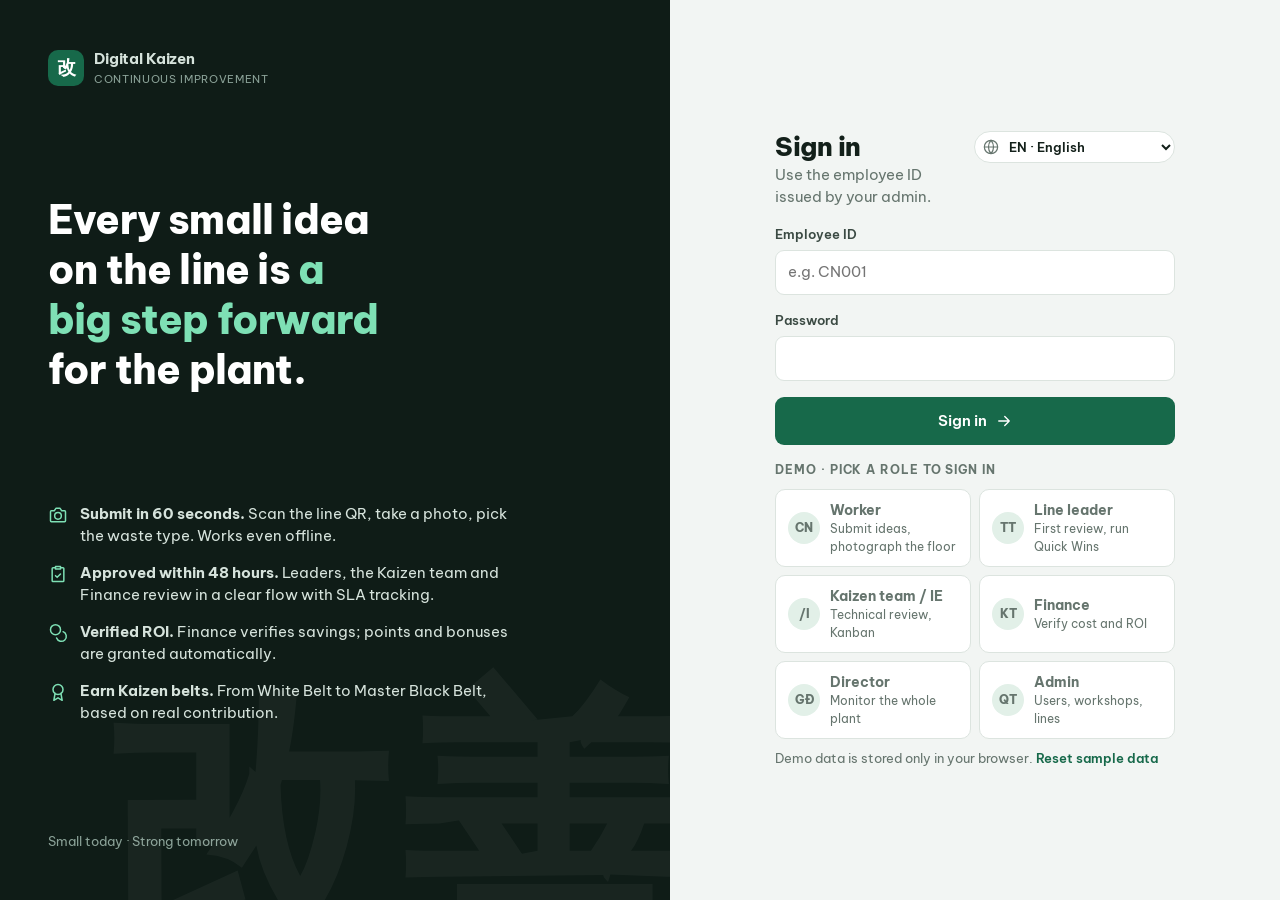
<file: demo/index.html>
<!DOCTYPE html>
<html lang="vi">
<head>
  <meta charset="utf-8">
  <meta name="claude:viewport-fit-sides" content="cover">
  <meta name="viewport" content="width=device-width, initial-scale=1, viewport-fit=cover">
    <meta name="description" content="Hệ thống quản lý Kaizen và sáng kiến cải tiến nhà máy">
  <title>Digital Kaizen Demo</title>
    <link rel="icon" href="[data-uri]" type="image/svg+xml">
  <link rel="preconnect" href="https://fonts.googleapis.com">
  <link rel="preconnect" href="https://fonts.gstatic.com" crossorigin>
  <link rel="stylesheet" href="https://fonts.googleapis.com/css2?family=Be+Vietnam+Pro:wght@400;500;600;700;800&family=JetBrains+Mono:wght@500;700&display=swap">
  <style>
/* Digital Kaizen — design system
   Layout: dark "control room" sidebar + light working canvas; mobile gets a bottom tab bar with a central capture button.
   Palette: forest green (kaizen growth) on cool-green neutrals, belt colors as identity accents only. */
:root {
  --bg: #f2f5f3; --surface: #ffffff; --surface-2: #f7f9f8; --ink: #13201a; --ink-2: #3b4a43; --muted: #66756e; --line: #dce4df; --line-2: #e9eeeb;
  --brand: #17694a; --brand-strong: #0f4d36; --brand-soft: #e2f0e8; --brand-ink: #ffffff;
  --side: #0f1c17; --side-2: #172822; --side-ink: #d6e3dc; --side-muted: #8aa197; --side-active: #224236;
  --gold: #b07b00; --gold-soft: #fbf1d6;
  --good: #067647; --good-bg: #dcf4e6; --warn: #a15c07; --warn-bg: #fdf0d3; --bad: #b42318; --bad-bg: #fde5e2; --info: #1d5fb8; --info-bg: #dde9fa;
  --s1: #2a78d6; --s2: #eb6834; --seq: #17694a;
  --shadow: 0 1px 2px rgba(16, 32, 26, .06), 0 4px 16px rgba(16, 32, 26, .05);
  --f-ui: "Be Vietnam Pro", system-ui, -apple-system, "Segoe UI", Roboto, sans-serif;
  --f-mono: "JetBrains Mono", ui-monospace, "SFMono-Regular", Menlo, monospace;
  --r: 12px; --r-sm: 8px;
}
@media (prefers-color-scheme: dark) { :root:not([data-theme="light"]) {
  --bg: #0b1310; --surface: #121c18; --surface-2: #17231e; --ink: #e5eee9; --ink-2: #c3d0c9; --muted: #8fa199; --line: #24332c; --line-2: #1c2924;
  --brand: #3fb489; --brand-strong: #6fd0aa; --brand-soft: #173329; --brand-ink: #062118;
  --side: #08100d; --side-2: #0f1a16; --side-ink: #d6e3dc; --side-muted: #7f978c; --side-active: #1b3a2f;
  --gold: #e3b341; --gold-soft: #33290f;
  --good: #4fd394; --good-bg: #10301f; --warn: #f2b84b; --warn-bg: #36270b; --bad: #f6857a; --bad-bg: #3a1714; --info: #82b7f5; --info-bg: #13283f;
  --s1: #3987e5; --s2: #d95926; --seq: #3fb489;
  --shadow: 0 1px 2px rgba(0, 0, 0, .4); color-scheme: dark; } }
:root[data-theme="dark"] {
  --bg: #0b1310; --surface: #121c18; --surface-2: #17231e; --ink: #e5eee9; --ink-2: #c3d0c9; --muted: #8fa199; --line: #24332c; --line-2: #1c2924;
  --brand: #3fb489; --brand-strong: #6fd0aa; --brand-soft: #173329; --brand-ink: #062118;
  --side: #08100d; --side-2: #0f1a16; --side-ink: #d6e3dc; --side-muted: #7f978c; --side-active: #1b3a2f;
  --gold: #e3b341; --gold-soft: #33290f;
  --good: #4fd394; --good-bg: #10301f; --warn: #f2b84b; --warn-bg: #36270b; --bad: #f6857a; --bad-bg: #3a1714; --info: #82b7f5; --info-bg: #13283f;
  --s1: #3987e5; --s2: #d95926; --seq: #3fb489;
  --shadow: 0 1px 2px rgba(0, 0, 0, .4); color-scheme: dark; }

* { box-sizing: border-box; }
[hidden] { display: none !important; }
html, body { height: 100%; }
body { margin: 0; background: var(--bg); color: var(--ink); font-family: var(--f-ui); font-size: 15px; line-height: 1.5; -webkit-font-smoothing: antialiased; overflow-x: hidden; }
a { color: var(--brand); text-decoration: none; }
h1, h2, h3, h4 { margin: 0; line-height: 1.25; text-wrap: balance; }
h1 { font-size: 26px; font-weight: 800; letter-spacing: -.02em; }
h2 { font-size: 18px; font-weight: 700; letter-spacing: -.01em; }
h3 { font-size: 15px; font-weight: 700; }
p { margin: 0; }
.mono { font-family: var(--f-mono); font-size: .86em; letter-spacing: 0; }
.muted { color: var(--muted); }
.small { font-size: 13px; }
.eyebrow { font-size: 11.5px; font-weight: 700; letter-spacing: .08em; text-transform: uppercase; color: var(--muted); }
.num { font-variant-numeric: tabular-nums; }
.ic { flex-shrink: 0; vertical-align: middle; }
:focus-visible { outline: 2px solid var(--brand); outline-offset: 2px; border-radius: 4px; }
@media (prefers-reduced-motion: reduce) { * { animation: none !important; transition: none !important; } }

/* ---------- shell ---------- */
.shell { display: grid; grid-template-columns: 248px minmax(0, 1fr); min-height: 100%; }
.side { background: var(--side); color: var(--side-ink); display: flex; flex-direction: column; position: sticky; top: 0; height: 100vh; padding: 18px 12px; gap: 6px; z-index: 20; }
.brand { display: flex; align-items: center; gap: 10px; padding: 4px 10px 16px; color: var(--side-ink); }
.brand-mark { width: 36px; height: 36px; border-radius: 10px; background: var(--brand); color: #fff; display: grid; place-items: center; font-size: 19px; font-weight: 800; }
.brand b { display: block; font-size: 15px; letter-spacing: -.01em; }
.brand small { display: block; font-size: 11px; color: var(--side-muted); letter-spacing: .06em; text-transform: uppercase; }
.nav-group { font-size: 10.5px; font-weight: 700; letter-spacing: .1em; text-transform: uppercase; color: var(--side-muted); padding: 12px 12px 4px; }
.nav-link { display: flex; align-items: center; gap: 11px; padding: 9px 12px; border-radius: 9px; color: var(--side-ink); font-weight: 500; font-size: 14px; }
.nav-link:hover { background: var(--side-2); }
.nav-link.active { background: var(--side-active); color: #fff; }
.nav-link.active .ic { color: #7ee0b5; }
.nav-link .count { margin-left: auto; background: #e8a317; color: #1d1400; font-size: 11px; font-weight: 800; border-radius: 10px; padding: 1px 7px; }
.side-foot { margin-top: auto; border-top: 1px solid var(--side-2); padding-top: 12px; display: flex; align-items: center; gap: 10px; padding-left: 8px; }
.side-foot .who { min-width: 0; flex: 1; }
.side-foot .who b { display: block; font-size: 13.5px; white-space: nowrap; overflow: hidden; text-overflow: ellipsis; }
.side-foot .who span { font-size: 12px; color: var(--side-muted); }
.icon-btn { background: none; border: 0; color: inherit; padding: 8px; border-radius: 8px; cursor: pointer; display: inline-grid; place-items: center; }
.icon-btn:hover { background: var(--side-2); }

.main { min-width: 0; display: flex; flex-direction: column; }
.top { position: sticky; top: env(safe-area-inset-top, 0px); z-index: 10; display: flex; align-items: center; gap: 12px; background: color-mix(in srgb, var(--bg) 88%, transparent); backdrop-filter: blur(10px); border-bottom: 1px solid var(--line);
  padding-block: 12px; padding-left: max(24px, env(safe-area-inset-left, 0px)); padding-right: max(24px, env(safe-area-inset-right, 0px)); }
.top .crumb { flex: 1; min-width: 0; font-weight: 700; font-size: 15px; white-space: nowrap; overflow: hidden; text-overflow: ellipsis; }
.top .menu-btn { display: none; color: var(--ink); }
.net { display: inline-flex; align-items: center; gap: 6px; font-size: 12px; font-weight: 600; color: var(--good); background: var(--good-bg); border-radius: 20px; padding: 4px 10px; }
.net::before { content: ""; width: 7px; height: 7px; border-radius: 50%; background: currentColor; }
.net.off { color: var(--warn); background: var(--warn-bg); }
.demo-tag { font-size: 11px; font-weight: 800; letter-spacing: .08em; color: var(--gold); background: var(--gold-soft); padding: 4px 8px; border-radius: 6px; }
#app { padding-block: 24px 48px; padding-left: max(24px, env(safe-area-inset-left, 0px)); padding-right: max(24px, env(safe-area-inset-right, 0px)); width: 100%; max-width: 1280px; margin: 0 auto; }
.tabbar { display: none; }
.scrim { display: none; }

/* ---------- language switcher ---------- */
.lang { position: relative; display: inline-flex; align-items: center; color: var(--muted); }
.lang .ic { position: absolute; left: 9px; pointer-events: none; }
.lang select { width: auto; padding: 6px 10px 6px 30px; font-size: 13px; font-weight: 600; border-radius: 20px; background: var(--surface); cursor: pointer; }
@media (max-width: 720px) { .top .lang select { width: 64px; color: transparent; } .top .lang select option { color: var(--ink); } .top .lang::after { content: attr(data-short); position: absolute; left: 30px; font-size: 13px; font-weight: 700; color: var(--ink); pointer-events: none; } }

/* ---------- primitives ---------- */
.btn { display: inline-flex; align-items: center; justify-content: center; gap: 8px; font: inherit; font-weight: 600; font-size: 14px; padding: 9px 16px; border-radius: 9px; border: 1px solid transparent; cursor: pointer; background: var(--brand); color: var(--brand-ink); white-space: nowrap; transition: background .15s, transform .05s; }
.btn:hover { background: var(--brand-strong); }
.btn:active { transform: translateY(1px); }
.btn.ghost { background: var(--surface); color: var(--ink); border-color: var(--line); }
.btn.ghost:hover { background: var(--surface-2); }
.btn.danger { background: var(--surface); color: var(--bad); border-color: color-mix(in srgb, var(--bad) 40%, var(--line)); }
.btn.danger:hover { background: var(--bad-bg); }
.btn.gold { background: #e8a317; color: #1d1400; }
.btn.lg { padding: 12px 20px; font-size: 15px; }
.btn.sm { padding: 6px 11px; font-size: 13px; }
.btn:disabled { opacity: .5; cursor: not-allowed; }
.linkbtn { background: none; border: 0; font: inherit; color: var(--brand); cursor: pointer; padding: 0; font-weight: 600; }

.card { background: var(--surface); border: 1px solid var(--line); border-radius: var(--r); box-shadow: var(--shadow); }
.pad { padding: 20px; }
.card-h { display: flex; align-items: center; gap: 10px; padding: 16px 20px; border-bottom: 1px solid var(--line-2); }
.card-h h2, .card-h h3 { flex: 1; min-width: 0; }
.card-b { padding: 16px 20px; }
.stack { display: flex; flex-direction: column; gap: 16px; }
.row { display: flex; gap: 10px; align-items: center; flex-wrap: wrap; }
.grow { flex: 1; min-width: 0; }
.grid { display: grid; gap: 16px; }
.g2 { grid-template-columns: repeat(2, minmax(0, 1fr)); }
.g3 { grid-template-columns: repeat(3, minmax(0, 1fr)); }
.g4 { grid-template-columns: repeat(4, minmax(0, 1fr)); }
.main-side { display: grid; grid-template-columns: minmax(0, 1fr) 340px; gap: 20px; align-items: start; }
.page-h { display: flex; align-items: flex-end; gap: 16px; flex-wrap: wrap; margin-bottom: 20px; }
.page-h .grow p { color: var(--muted); margin-top: 4px; }

.pill { display: inline-flex; align-items: center; gap: 6px; font-size: 12px; font-weight: 700; padding: 3px 10px; border-radius: 20px; white-space: nowrap; }
.pill::before { content: ""; width: 6px; height: 6px; border-radius: 50%; background: currentColor; }
.t-neutral { background: var(--line-2); color: var(--ink-2); } .t-warn { background: var(--warn-bg); color: var(--warn); }
.t-bad { background: var(--bad-bg); color: var(--bad); } .t-info { background: var(--info-bg); color: var(--info); } .t-good { background: var(--good-bg); color: var(--good); }
.tag { display: inline-flex; align-items: center; gap: 5px; font-size: 12px; font-weight: 600; color: var(--ink-2); background: var(--surface-2); border: 1px solid var(--line); padding: 2px 8px; border-radius: 6px; white-space: nowrap; }
.tag .ic { color: var(--brand); }
.tag.type { background: var(--brand-soft); border-color: transparent; color: var(--brand-strong); }
.avatar { width: 32px; height: 32px; border-radius: 50%; display: inline-grid; place-items: center; font-size: 12px; font-weight: 800; color: var(--brand-strong); background: var(--brand-soft); flex-shrink: 0; }
.avatar.lg { width: 56px; height: 56px; font-size: 18px; }

label.f { display: block; font-size: 13px; font-weight: 600; color: var(--ink-2); margin-bottom: 6px; }
.field { display: flex; flex-direction: column; }
.hint { font-size: 12.5px; color: var(--muted); margin-top: 4px; }
input, select, textarea { width: 100%; font: inherit; font-size: 15px; color: var(--ink); background: var(--surface); border: 1px solid var(--line); border-radius: 9px; padding: 10px 12px; transition: border-color .15s, box-shadow .15s; }
input:focus, select:focus, textarea:focus { outline: none; border-color: var(--brand); box-shadow: 0 0 0 3px color-mix(in srgb, var(--brand) 20%, transparent); }
textarea { min-height: 96px; resize: vertical; }
.search { position: relative; }
.search .ic { position: absolute; left: 11px; top: 50%; transform: translateY(-50%); color: var(--muted); }
.search input { padding-left: 36px; }

.chips { display: flex; gap: 6px; flex-wrap: wrap; }
.chip { font: inherit; font-size: 13px; font-weight: 600; padding: 6px 12px; border-radius: 20px; border: 1px solid var(--line); background: var(--surface); color: var(--ink-2); cursor: pointer; display: inline-flex; align-items: center; gap: 6px; }
.chip:hover { border-color: var(--brand); }
.chip.on { background: var(--ink); color: var(--surface); border-color: var(--ink); }
.chip .n { font-size: 11px; opacity: .7; }

.empty { text-align: center; padding: 40px 20px; color: var(--muted); }
.empty .ic { color: var(--brand); margin-bottom: 8px; }
.empty h3 { color: var(--ink); margin-bottom: 4px; }

/* ---------- KPI ---------- */
.kpi { padding: 16px 18px; display: flex; flex-direction: column; gap: 6px; min-width: 0; }
.kpi .k-top { display: flex; align-items: center; gap: 8px; color: var(--muted); font-size: 13px; font-weight: 600; }
.kpi .k-ic { width: 30px; height: 30px; border-radius: 8px; display: grid; place-items: center; background: var(--brand-soft); color: var(--brand); }
.kpi .k-val { font-size: 26px; font-weight: 800; letter-spacing: -.02em; font-variant-numeric: tabular-nums; line-height: 1.1; overflow-wrap: anywhere; }
.kpi .k-val small { font-size: 14px; font-weight: 600; color: var(--muted); }
.kpi .k-sub { font-size: 12.5px; color: var(--muted); display: flex; align-items: center; justify-content: space-between; gap: 8px; }

/* ---------- home hero ---------- */
.hero { display: grid; grid-template-columns: minmax(0, 1fr) 360px; gap: 20px; margin-bottom: 20px; }
.hello { padding: 26px 28px; background: var(--side); color: var(--side-ink); border: 1px solid var(--line); position: relative; overflow: hidden; display: flex; flex-direction: column; gap: 14px; }
.hello::after { content: "改善"; position: absolute; right: -8px; bottom: -46px; font-size: 170px; font-weight: 800; color: #ffffff; opacity: .05; line-height: 1; pointer-events: none; }
.hello h1 { color: #fff; }
.hello .date { color: var(--side-muted); font-size: 13px; }
.hello .quote { border-left: 3px solid #7ee0b5; padding-left: 12px; max-width: 60ch; }
.hello .quote b { color: #7ee0b5; font-size: 12px; letter-spacing: .08em; text-transform: uppercase; display: block; }
.hello .btn.ghost { background: transparent; color: #fff; border-color: #33503f; }
.hello .btn.ghost:hover { background: var(--side-2); }
.beltcard { padding: 20px; display: flex; flex-direction: column; gap: 12px; }
.beltcard .b-head { display: flex; align-items: center; gap: 14px; }
.beltcard .b-name { font-size: 20px; font-weight: 800; }
.progress { height: 8px; background: var(--line-2); border-radius: 8px; overflow: hidden; }
.progress > span { display: block; height: 100%; background: var(--brand); border-radius: 8px; }
.ladder { display: flex; gap: 4px; }
.ladder span { flex: 1; height: 6px; border-radius: 3px; box-shadow: inset 0 0 0 1px rgba(0, 0, 0, .15); }

.waste-strip { display: grid; grid-template-columns: repeat(8, minmax(0, 1fr)); gap: 8px; }
.waste-btn { display: flex; flex-direction: column; align-items: center; gap: 6px; padding: 14px 6px; border-radius: 10px; border: 1px solid var(--line); background: var(--surface); color: var(--ink); font-size: 12.5px; font-weight: 600; text-align: center; cursor: pointer; font-family: inherit; }
.waste-btn .ic { color: var(--brand); }
.waste-btn:hover { border-color: var(--brand); background: var(--brand-soft); }

.todo { display: flex; align-items: center; gap: 12px; padding: 12px 20px; border-top: 1px solid var(--line-2); color: var(--ink); }
.todo:first-child { border-top: 0; }
.todo:hover { background: var(--surface-2); }
.todo .t-ic { width: 34px; height: 34px; border-radius: 9px; display: grid; place-items: center; background: var(--warn-bg); color: var(--warn); flex-shrink: 0; }
.todo .t-ic.info { background: var(--info-bg); color: var(--info); }
.todo .t-main { flex: 1; min-width: 0; }
.todo .t-main b { display: block; font-size: 14px; white-space: nowrap; overflow: hidden; text-overflow: ellipsis; }
.todo .t-main span { font-size: 12.5px; color: var(--muted); }

.feed { list-style: none; margin: 0; padding: 4px 20px 16px; }
.feed li { display: flex; gap: 12px; padding: 10px 0; position: relative; }
.feed li::before { content: ""; position: absolute; left: 15px; top: 40px; bottom: -6px; width: 2px; background: var(--line-2); }
.feed li:last-child::before { display: none; }
.feed .f-ic { width: 32px; height: 32px; border-radius: 50%; display: grid; place-items: center; background: var(--surface-2); border: 1px solid var(--line); color: var(--ink-2); flex-shrink: 0; z-index: 1; }
.feed .f-ic.good { color: var(--good); background: var(--good-bg); border-color: transparent; }
.feed .f-ic.bad { color: var(--bad); background: var(--bad-bg); border-color: transparent; }
.feed .f-txt { font-size: 13.5px; min-width: 0; }
.feed .f-txt q { display: block; color: var(--muted); font-style: italic; quotes: "“" "”"; }
.feed time { font-size: 12px; color: var(--muted); }

/* ---------- idea cards ---------- */
.filters { display: flex; gap: 10px; flex-wrap: wrap; align-items: center; margin-bottom: 16px; }
.filters .search { flex: 1 1 260px; }
.filters select { width: auto; flex: 0 1 200px; }
.ideas { display: grid; grid-template-columns: repeat(auto-fill, minmax(290px, 1fr)); gap: 16px; }
.idea { display: flex; flex-direction: column; overflow: hidden; color: var(--ink); transition: transform .15s, box-shadow .15s; }
.idea:hover { transform: translateY(-2px); box-shadow: 0 8px 28px rgba(16, 32, 26, .1); }
.idea .thumb { aspect-ratio: 16 / 8; max-width: 100%; background: var(--surface-2); position: relative; overflow: hidden; display: grid; place-items: center; color: var(--brand); }
.idea .thumb img { width: 100%; height: 100%; object-fit: cover; }
.idea .thumb .pill { position: absolute; left: 12px; top: 12px; box-shadow: 0 1px 4px rgba(0, 0, 0, .12); }
.idea .thumb.ph { background: repeating-linear-gradient(135deg, var(--brand-soft) 0 12px, var(--surface-2) 12px 24px); }
.idea .i-body { padding: 14px 16px; display: flex; flex-direction: column; gap: 8px; flex: 1; }
.idea .i-title { font-weight: 700; font-size: 15.5px; line-height: 1.35; }
.idea .i-meta { font-size: 12.5px; color: var(--muted); }
.idea .i-foot { display: flex; align-items: center; gap: 12px; padding: 10px 16px; border-top: 1px solid var(--line-2); font-size: 12.5px; color: var(--muted); }
.idea .i-foot .save { margin-left: auto; font-weight: 700; color: var(--good); font-variant-numeric: tabular-nums; }
.stat-ic { display: inline-flex; align-items: center; gap: 4px; }

/* ---------- board ---------- */
.board-wrap { overflow-x: auto; padding-bottom: 8px; margin-inline: -4px; }
.board { display: grid; grid-auto-flow: column; grid-auto-columns: minmax(250px, 1fr); gap: 12px; padding-inline: 4px; min-width: min-content; }
.lane { background: var(--surface-2); border: 1px solid var(--line); border-radius: var(--r); display: flex; flex-direction: column; min-height: 300px; }
.lane-h { display: flex; align-items: center; gap: 8px; padding: 12px 14px; border-bottom: 1px solid var(--line); font-weight: 700; font-size: 13.5px; }
.lane-h .n { margin-left: auto; font-size: 12px; background: var(--surface); border: 1px solid var(--line); border-radius: 10px; padding: 0 8px; }
.lane-h::before { content: ""; width: 8px; height: 8px; border-radius: 50%; background: var(--dot, var(--muted)); }
.lane-b { padding: 10px; display: flex; flex-direction: column; gap: 8px; }
.mini { display: block; padding: 12px; background: var(--surface); border: 1px solid var(--line); border-radius: 10px; color: var(--ink); }
.mini:hover { border-color: var(--brand); }
.mini b { display: block; font-size: 13.5px; line-height: 1.35; margin: 4px 0 8px; }
.mini .row { gap: 6px; font-size: 12px; color: var(--muted); }

/* ---------- approvals ---------- */
.ap { display: grid; grid-template-columns: 148px minmax(0, 1fr); gap: 16px; padding: 16px; }
.ap .ap-img { width: 148px; height: 112px; border-radius: 10px; object-fit: cover; background: var(--surface-2); display: grid; place-items: center; color: var(--muted); }
.ap .ap-pair { display: grid; grid-template-columns: 1fr 1fr; gap: 12px; margin: 8px 0; font-size: 13.5px; }
.ap .ap-pair div { background: var(--surface-2); border-radius: 8px; padding: 8px 10px; }
.sla { font-size: 12px; font-weight: 700; display: inline-flex; align-items: center; gap: 4px; }
.sla.late { color: var(--bad); } .sla.ok { color: var(--good); }
.ap-actions { display: flex; gap: 8px; flex-wrap: wrap; margin-top: 10px; align-items: center; }

/* ---------- detail ---------- */
.back { display: inline-flex; align-items: center; gap: 4px; font-weight: 600; font-size: 13.5px; margin-bottom: 12px; }
.d-head { display: flex; flex-wrap: wrap; gap: 12px; align-items: flex-start; margin-bottom: 18px; }
.d-head h1 { font-size: 24px; }
.stepper { display: flex; padding: 18px 20px; gap: 0; overflow-x: auto; }
.step { flex: 1; min-width: 92px; display: flex; flex-direction: column; align-items: center; text-align: center; gap: 6px; position: relative; font-size: 12.5px; font-weight: 600; color: var(--muted); }
.step::before { content: ""; position: absolute; top: 14px; left: -50%; right: 50%; height: 2px; background: var(--line); }
.step:first-child::before { display: none; }
.step .dot { width: 30px; height: 30px; border-radius: 50%; display: grid; place-items: center; background: var(--surface); border: 2px solid var(--line); z-index: 1; color: var(--muted); }
.step.done .dot { background: var(--brand); border-color: var(--brand); color: var(--brand-ink); }
.step.done::before, .step.cur::before { background: var(--brand); }
.step.cur .dot { border-color: var(--brand); color: var(--brand); box-shadow: 0 0 0 4px var(--brand-soft); }
.step.cur { color: var(--ink); }
.step.fail .dot { background: var(--bad); border-color: var(--bad); color: #fff; }
.step.fail { color: var(--bad); }
.compare { display: grid; grid-template-columns: 1fr 1fr; gap: 0; }
.compare > div { padding: 16px 20px; }
.compare > div + div { border-left: 1px solid var(--line-2); }
.compare .lbl { display: inline-flex; align-items: center; gap: 6px; font-size: 11.5px; font-weight: 800; letter-spacing: .08em; text-transform: uppercase; margin-bottom: 8px; }
.compare .before .lbl { color: var(--bad); } .compare .after .lbl { color: var(--good); }
.compare p { white-space: pre-wrap; }
.gallery { display: flex; gap: 8px; flex-wrap: wrap; margin-top: 10px; }
.gallery a { display: block; }
.gallery img { width: 104px; height: 80px; object-fit: cover; border-radius: 8px; border: 1px solid var(--line); }
.gallery .none { font-size: 13px; color: var(--muted); padding: 10px 0; }
.kv { display: grid; grid-template-columns: auto 1fr; gap: 8px 16px; font-size: 13.5px; }
.kv dt { color: var(--muted); } .kv dd { margin: 0; font-weight: 600; text-align: right; min-width: 0; overflow-wrap: anywhere; }
.roi-big { display: flex; align-items: baseline; gap: 6px; font-size: 32px; font-weight: 800; letter-spacing: -.02em; color: var(--good); }
.roi-big small { font-size: 13px; color: var(--muted); font-weight: 600; }
.kanban { display: grid; grid-template-columns: repeat(3, minmax(0, 1fr)); gap: 10px; }
.kcol { background: var(--surface-2); border-radius: 10px; padding: 10px; min-height: 90px; }
.kcol h4 { font-size: 11.5px; letter-spacing: .08em; text-transform: uppercase; color: var(--muted); margin-bottom: 8px; display: flex; justify-content: space-between; }
.ktask { background: var(--surface); border: 1px solid var(--line); border-radius: 8px; padding: 9px 10px; font-size: 13px; margin-bottom: 6px; }
.ktask b { display: block; font-weight: 600; }
.ktask .k-act { display: flex; justify-content: space-between; margin-top: 6px; }
.ktask .k-act button { background: var(--surface-2); border: 1px solid var(--line); border-radius: 6px; padding: 2px 8px; cursor: pointer; color: var(--ink-2); font: inherit; font-size: 12px; }
.timeline { list-style: none; margin: 0; padding: 0; }
.timeline li { position: relative; padding: 0 0 14px 22px; font-size: 13.5px; }
.timeline li::before { content: ""; position: absolute; left: 4px; top: 6px; width: 10px; height: 10px; border-radius: 50%; background: var(--muted); }
.timeline li::after { content: ""; position: absolute; left: 8px; top: 18px; bottom: 0; width: 2px; background: var(--line-2); }
.timeline li:last-child::after { display: none; }
.timeline li.APPROVED::before { background: var(--good); } .timeline li.REJECTED::before { background: var(--bad); }
.timeline li.PENDING::before { background: var(--warn); box-shadow: 0 0 0 3px var(--warn-bg); }
.timeline li.REVISION::before { background: var(--warn); }
.timeline q { display: block; color: var(--ink-2); margin-top: 2px; quotes: "“" "”"; }
.comments { display: flex; flex-direction: column; gap: 14px; }
.cmt { display: flex; gap: 10px; }
.cmt .bubble { background: var(--surface-2); border-radius: 4px 12px 12px 12px; padding: 8px 12px; font-size: 14px; min-width: 0; flex: 1; }
.cmt .bubble b { font-size: 13px; }
.cmt .bubble p { white-space: pre-wrap; overflow-wrap: anywhere; }
.like { display: inline-flex; align-items: center; gap: 6px; font-weight: 700; }
.like.on { color: var(--bad); }
.like.on .ic { fill: currentColor; }
.reward { display: flex; align-items: center; gap: 10px; padding: 10px 12px; background: var(--gold-soft); border-radius: 10px; color: var(--ink); }
.reward .ic { color: var(--gold); }

/* ---------- wizard ---------- */
.wizard { max-width: 880px; margin: 0 auto; }
.wsteps { display: flex; gap: 8px; margin-bottom: 18px; }
.wstep { flex: 1; display: flex; align-items: center; gap: 10px; padding: 12px 14px; border-radius: 10px; background: var(--surface); border: 1px solid var(--line); font-weight: 600; font-size: 13.5px; color: var(--muted); }
.wstep .n { width: 26px; height: 26px; border-radius: 50%; display: grid; place-items: center; background: var(--line-2); font-size: 13px; font-weight: 800; color: var(--ink-2); flex-shrink: 0; }
.wstep.on { border-color: var(--brand); color: var(--ink); }
.wstep.on .n { background: var(--brand); color: var(--brand-ink); }
.wstep.done .n { background: var(--brand-soft); color: var(--brand); }
.picker { display: grid; grid-template-columns: repeat(4, minmax(0, 1fr)); gap: 8px; }
.pick { text-align: left; font: inherit; cursor: pointer; padding: 12px; border-radius: 10px; border: 1.5px solid var(--line); background: var(--surface); color: var(--ink); display: flex; flex-direction: column; gap: 4px; position: relative; }
.pick .ic { color: var(--brand); }
.pick b { font-size: 13.5px; }
.pick span { font-size: 12px; color: var(--muted); line-height: 1.35; }
.pick:hover { border-color: var(--brand); }
.pick.on { border-color: var(--brand); background: var(--brand-soft); }
.pick.on::after { content: "✓"; position: absolute; right: 10px; top: 8px; font-weight: 800; color: var(--brand); }
.drop { border: 2px dashed var(--line); border-radius: var(--r); padding: 28px; text-align: center; color: var(--muted); cursor: pointer; display: block; }
.drop:hover, .drop.over { border-color: var(--brand); background: var(--brand-soft); }
.drop .ic { color: var(--brand); }
.drop input { display: none; }
.previews { display: flex; gap: 8px; flex-wrap: wrap; margin-top: 12px; }
.previews figure { margin: 0; position: relative; }
.previews img { width: 96px; height: 96px; object-fit: cover; border-radius: 8px; }
.previews button { position: absolute; top: 4px; right: 4px; width: 22px; height: 22px; border-radius: 50%; border: 0; background: rgba(0, 0, 0, .65); color: #fff; cursor: pointer; display: grid; place-items: center; padding: 0; }
.wfoot { display: flex; gap: 10px; justify-content: space-between; margin-top: 18px; flex-wrap: wrap; }
.review { display: grid; grid-template-columns: 140px 1fr; gap: 8px 16px; font-size: 14px; }
.review dt { color: var(--muted); } .review dd { margin: 0; white-space: pre-wrap; overflow-wrap: anywhere; }

/* ---------- charts ---------- */
.chart { width: 100%; height: auto; display: block; overflow: visible; }
.chart .grid { stroke: var(--line-2); stroke-width: 1; }
.chart .grid.base { stroke: var(--line); }
.chart .axis { fill: var(--muted); font-size: 11px; font-family: var(--f-ui); }
.chart .bar.s1, .sw.s1 { fill: var(--s1); background: var(--s1); }
.chart .bar.s2, .sw.s2 { fill: var(--s2); background: var(--s2); }
.chart .hit { fill: transparent; cursor: crosshair; }
.chart .hit:hover { fill: color-mix(in srgb, var(--ink) 5%, transparent); }
.legend { display: flex; gap: 16px; font-size: 12.5px; color: var(--ink-2); flex-wrap: wrap; }
.legend span { display: inline-flex; align-items: center; gap: 6px; }
.sw { display: inline-block; width: 10px; height: 10px; border-radius: 3px; }
.barlist { display: flex; flex-direction: column; gap: 10px; }
.bl-row { display: grid; grid-template-columns: minmax(110px, 170px) minmax(0, 1fr) 64px; gap: 10px; align-items: center; font-size: 13px; }
.bl-label { display: flex; align-items: center; gap: 6px; min-width: 0; white-space: nowrap; overflow: hidden; text-overflow: ellipsis; color: var(--ink-2); }
.bl-label .ic { color: var(--brand); }
.bl-track { height: 12px; background: var(--line-2); border-radius: 0 4px 4px 0; overflow: hidden; }
.bl-fill { display: block; height: 100%; border-radius: 0 4px 4px 0; min-width: 2px; }
.bl-fill.s1 { background: var(--s1); } .bl-fill.seq { background: var(--seq); }
.bl-val { text-align: right; font-weight: 700; font-variant-numeric: tabular-nums; }
.ring-bg { fill: none; stroke: var(--line-2); stroke-width: 9; }
.ring-fg { fill: none; stroke: var(--brand); stroke-width: 9; stroke-linecap: round; }
.ring-txt { fill: var(--ink); font-size: 18px; font-weight: 800; font-family: var(--f-ui); }
.spark-line { fill: none; stroke: var(--brand); stroke-width: 2; }
.spark-area { fill: var(--brand); opacity: .12; }
.spark-dot { fill: var(--brand); stroke: var(--surface); stroke-width: 1.5; }
.tip { position: fixed; z-index: 100; pointer-events: none; background: var(--ink); color: var(--surface); font-size: 12.5px; padding: 8px 10px; border-radius: 8px; display: flex; flex-direction: column; gap: 2px; box-shadow: 0 6px 20px rgba(0, 0, 0, .2); max-width: 240px; }
.tip span { display: flex; align-items: center; gap: 6px; }
.table-wrap { overflow-x: auto; }
table { width: 100%; border-collapse: collapse; font-size: 13.5px; }
th { text-align: left; font-size: 11.5px; letter-spacing: .06em; text-transform: uppercase; color: var(--muted); font-weight: 700; padding: 10px 12px; border-bottom: 1px solid var(--line); white-space: nowrap; }
td { padding: 11px 12px; border-bottom: 1px solid var(--line-2); vertical-align: middle; }
tr:last-child td { border-bottom: 0; }
td.r, th.r { text-align: right; font-variant-numeric: tabular-nums; }
tr.me td { background: var(--brand-soft); }

/* ---------- leaderboard ---------- */
.podium { display: grid; grid-template-columns: 1fr 1.15fr 1fr; gap: 14px; align-items: end; }
.pod { text-align: center; padding: 20px 12px; display: flex; flex-direction: column; align-items: center; gap: 6px; }
.pod .rank { font-size: 12px; font-weight: 800; letter-spacing: .1em; color: var(--muted); }
.pod.first { padding-block: 28px; border-color: color-mix(in srgb, var(--gold) 50%, var(--line)); background: linear-gradient(180deg, var(--gold-soft), var(--surface) 70%); }
.pod .pts { font-size: 22px; font-weight: 800; font-variant-numeric: tabular-nums; }
.belts { display: grid; grid-template-columns: repeat(5, minmax(0, 1fr)); gap: 12px; }
.beltstep { padding: 16px; display: flex; flex-direction: column; gap: 8px; position: relative; }
.beltstep.me { border-color: var(--brand); box-shadow: 0 0 0 3px var(--brand-soft); }
.beltstep .lvl { font-size: 11.5px; font-weight: 800; letter-spacing: .08em; color: var(--muted); text-transform: uppercase; }
.beltstep h3 { font-size: 15px; }
.beltstep p { font-size: 13px; color: var(--ink-2); }

/* ---------- academy ---------- */
.acad-nav { display: flex; gap: 8px; flex-wrap: wrap; margin-bottom: 20px; position: sticky; top: calc(env(safe-area-inset-top, 0px) + 58px); z-index: 5; background: var(--bg); padding-block: 8px; }
.acad-sec { margin-bottom: 36px; scroll-margin-top: 130px; }
.acad-sec > .eyebrow { margin-bottom: 4px; }
.acad-sec > h2 { font-size: 22px; margin-bottom: 4px; }
.acad-sec > p { color: var(--muted); margin-bottom: 16px; max-width: 70ch; }
.principles { display: grid; grid-template-columns: repeat(5, minmax(0, 1fr)); gap: 12px; }
.prin { padding: 16px; display: flex; flex-direction: column; gap: 8px; }
.prin .p-n { font-family: var(--f-mono); font-size: 12px; font-weight: 700; color: var(--brand); }
.prin .p-ic { width: 44px; height: 44px; border-radius: 50%; background: var(--brand-soft); color: var(--brand); display: grid; place-items: center; }
.prin h3 { font-size: 14.5px; }
.prin p { font-size: 13px; color: var(--ink-2); }
.wastes { display: grid; grid-template-columns: repeat(4, minmax(0, 1fr)); gap: 12px; }
.waste { padding: 16px; display: flex; flex-direction: column; gap: 8px; }
.waste .w-h { display: flex; align-items: center; gap: 10px; }
.waste .w-ic { width: 40px; height: 40px; border-radius: 10px; background: var(--bad-bg); color: var(--bad); display: grid; place-items: center; flex-shrink: 0; }
.waste .w-h b { display: block; font-size: 15px; }
.waste .w-h span { font-size: 12px; color: var(--muted); }
.waste .ex { font-size: 12.5px; color: var(--muted); border-top: 1px dashed var(--line); padding-top: 8px; margin-top: auto; }
.tools { display: grid; grid-template-columns: repeat(3, minmax(0, 1fr)); gap: 12px; }
.tool { padding: 18px; display: flex; flex-direction: column; gap: 8px; }
.tool .t-h { display: flex; align-items: center; gap: 12px; }
.tool .t-ic { width: 42px; height: 42px; border-radius: 10px; background: var(--ink); color: var(--surface); display: grid; place-items: center; flex-shrink: 0; }
.tool .t-h b { font-size: 16px; display: block; }
.tool .t-h span { font-size: 12px; font-weight: 700; color: var(--brand); text-transform: uppercase; letter-spacing: .06em; }
.tool ul { margin: 0; padding-left: 18px; font-size: 13px; color: var(--ink-2); }
.motto { text-align: center; padding: 26px; background: var(--side); color: #fff; border: 0; }
.motto b { display: block; font-size: 20px; font-weight: 800; }
.motto span { color: var(--side-muted); }

/* ---------- login ---------- */
.login { min-height: 100vh; display: grid; grid-template-columns: minmax(0, 1.1fr) minmax(0, 1fr); }
.login-art { background: var(--side); color: var(--side-ink); padding: 48px; display: flex; flex-direction: column; justify-content: space-between; gap: 32px; position: relative; overflow: hidden; }
.login-art::after { content: "改善"; position: absolute; right: -30px; bottom: -80px; font-size: 300px; font-weight: 800; color: #fff; opacity: .04; line-height: 1; }
.login-art h1 { font-size: 40px; color: #fff; max-width: 14ch; }
.login-art h1 em { font-style: normal; color: #7ee0b5; }
.login-art ul { list-style: none; padding: 0; margin: 0; display: flex; flex-direction: column; gap: 14px; max-width: 46ch; }
.login-art li { display: flex; gap: 12px; align-items: flex-start; }
.login-art li .ic { color: #7ee0b5; margin-top: 2px; }
.login-form { display: grid; place-items: center; padding: 32px max(16px, env(safe-area-inset-right, 0px)) 32px max(16px, env(safe-area-inset-left, 0px)); }
.login-form .box { width: 100%; max-width: 400px; display: flex; flex-direction: column; gap: 16px; }
.quick { display: grid; grid-template-columns: repeat(2, minmax(0, 1fr)); gap: 8px; }
.quick button { text-align: left; font: inherit; cursor: pointer; padding: 10px 12px; border-radius: 10px; border: 1px solid var(--line); background: var(--surface); color: var(--ink); display: flex; gap: 10px; align-items: center; }
.quick button:hover { border-color: var(--brand); background: var(--brand-soft); }
.quick button b { display: block; font-size: 13.5px; }
.quick button span { font-size: 12px; color: var(--muted); }

.toast { position: fixed; left: 50%; bottom: calc(24px + env(safe-area-inset-bottom, 0px)); transform: translateX(-50%); background: var(--ink); color: var(--surface); padding: 12px 18px; border-radius: 10px; z-index: 200; font-weight: 600; font-size: 14px; box-shadow: 0 8px 30px rgba(0, 0, 0, .25); max-width: calc(100% - 32px); display: flex; gap: 8px; align-items: center; }
.skeleton { height: 120px; border-radius: var(--r); background: linear-gradient(90deg, var(--line-2), var(--surface-2), var(--line-2)); background-size: 200% 100%; animation: sh 1.2s infinite; }
@keyframes sh { to { background-position: -200% 0; } }

/* ---------- responsive ---------- */
@media (max-width: 1180px) {
  .principles { grid-template-columns: repeat(3, minmax(0, 1fr)); }
  .belts { grid-template-columns: repeat(3, minmax(0, 1fr)); }
  .waste-strip { grid-template-columns: repeat(4, minmax(0, 1fr)); }
  .main-side { grid-template-columns: minmax(0, 1fr) 300px; }
}
@media (max-width: 980px) {
  .shell { grid-template-columns: minmax(0, 1fr); }
  .side { position: fixed; left: 0; top: 0; bottom: 0; width: 272px; height: auto; transform: translateX(-105%); transition: transform .2s; padding-top: calc(18px + env(safe-area-inset-top, 0px)); padding-left: max(12px, env(safe-area-inset-left, 0px)); }
  body.drawer .side { transform: none; }
  body.drawer .scrim { display: block; position: fixed; inset: 0; background: rgba(0, 0, 0, .45); z-index: 15; }
  .top .menu-btn { display: inline-grid; }
  .hero, .main-side { grid-template-columns: minmax(0, 1fr); }
  .g4 { grid-template-columns: repeat(2, minmax(0, 1fr)); }
  .g3, .tools, .wastes { grid-template-columns: repeat(2, minmax(0, 1fr)); }
  .picker { grid-template-columns: repeat(2, minmax(0, 1fr)); }
  .login { grid-template-columns: minmax(0, 1fr); }
  .login-art { padding: 32px max(16px, env(safe-area-inset-left, 0px)); }
  .login-art h1 { font-size: 30px; }
  .login-art ul { display: none; }
}
@media (max-width: 720px) {
  body { font-size: 14.5px; }
  .top { padding-left: max(16px, env(safe-area-inset-left, 0px)); padding-right: max(16px, env(safe-area-inset-right, 0px)); }
  .top .top-new, .top .net-txt { display: none; }
  #app { padding-left: max(16px, env(safe-area-inset-left, 0px)); padding-right: max(16px, env(safe-area-inset-right, 0px)); padding-bottom: calc(96px + env(safe-area-inset-bottom, 0px)); padding-top: 16px; }
  .tabbar { display: grid; grid-template-columns: repeat(5, 1fr); position: fixed; left: 0; right: 0; bottom: 0; z-index: 12; background: var(--surface); border-top: 1px solid var(--line);
    padding: 6px max(8px, env(safe-area-inset-right, 0px)) calc(6px + env(safe-area-inset-bottom, 0px)) max(8px, env(safe-area-inset-left, 0px)); }
  .tabbar a, .tabbar button { display: flex; flex-direction: column; align-items: center; gap: 2px; font-size: 10.5px; font-weight: 600; color: var(--muted); background: none; border: 0; font-family: inherit; padding: 4px 0; cursor: pointer; }
  .tabbar .active { color: var(--brand); }
  .tabbar .fab { width: 52px; height: 52px; border-radius: 16px; background: var(--brand); color: var(--brand-ink); display: grid; place-items: center; margin: -22px auto 0; box-shadow: 0 6px 18px color-mix(in srgb, var(--brand) 45%, transparent); }
  h1 { font-size: 22px; }
  .g2, .g3, .tools, .compare, .podium { grid-template-columns: minmax(0, 1fr); }
  .compare > div + div { border-left: 0; border-top: 1px solid var(--line-2); }
  .wastes, .principles, .belts { grid-template-columns: repeat(2, minmax(0, 1fr)); }
  .podium .first { order: -1; }
  .ap { grid-template-columns: minmax(0, 1fr); }
  .ap .ap-img { width: 100%; height: 160px; }
  .ap .ap-pair { grid-template-columns: minmax(0, 1fr); }
  .kanban { grid-template-columns: minmax(0, 1fr); }
  .wstep span.t { display: none; }
  .wstep { justify-content: center; }
  .review { grid-template-columns: minmax(0, 1fr); gap: 2px; }
  .review dd { margin-bottom: 8px; }
  .bl-row { grid-template-columns: minmax(90px, 120px) minmax(0, 1fr) 52px; }
  .hello { padding: 20px; }
  .filters select { flex: 1 1 140px; }
}
@media (max-width: 420px) {
  .g4, .wastes, .principles, .belts { grid-template-columns: minmax(0, 1fr); }
  .waste-strip { grid-template-columns: repeat(2, minmax(0, 1fr)); }
  .quick { grid-template-columns: minmax(0, 1fr); }
}

</style>
</head>
<body>
  <div id="login" hidden></div>
  <div class="shell" id="shell" hidden>
    <aside class="side" id="side" aria-label="Điều hướng chính"></aside>
    <div class="scrim" id="scrim"></div>
    <div class="main">
      <header class="top">
        <button class="icon-btn menu-btn" id="menu" aria-label="Mở menu"></button>
        <div class="crumb" id="crumb"></div>
        <span id="demo-tag"></span>
        <span id="lang"></span>
        <span class="net" id="net"><span class="net-txt">Trực tuyến</span></span>
        <a class="btn top-new" href="#/new" id="top-new"></a>
      </header>
      <main id="app"></main>
    </div>
    <nav class="tabbar" id="tabbar" aria-label="Điều hướng nhanh"></nav>
  </div>
  <div id="tip" class="tip" hidden></div>
  <div id="toast" class="toast" hidden></div>
  <script>window.KAIZEN_DEMO = true;</script>
<script type="module">
// ---- mock.js ----
// In-browser mock backend for the static demo (GitHub Pages / Artifact).
// Implements the same /api/v1 contract as the Go API, persisted in localStorage.
// Enabled only when window.KAIZEN_DEMO is true.

const KEY = 'kz_demo_db_v2';
const now = () => new Date().toISOString();
const daysAgo = (d, h = 0) => new Date(Date.now() - d * 864e5 - h * 36e5).toISOString();

const PIXEL = (color, label = 'ẢNH MẪU') => {
  const svg = `<svg xmlns="http://www.w3.org/2000/svg" width="480" height="300"><defs><pattern id="p" width="24" height="24" patternUnits="userSpaceOnUse" patternTransform="rotate(45)"><rect width="12" height="24" fill="#ffffff" opacity=".06"/></pattern></defs><rect width="480" height="300" fill="${color}"/><rect width="480" height="300" fill="url(#p)"/><text x="240" y="160" font-size="26" font-weight="700" text-anchor="middle" fill="#fff" font-family="sans-serif" letter-spacing="4">${label}</text><text x="240" y="190" font-size="13" text-anchor="middle" fill="#fff" opacity=".7" font-family="sans-serif">ảnh minh họa</text></svg>`;
  return 'data:image/svg+xml;base64,' + btoa(unescape(encodeURIComponent(svg)));
};

function seed() {
  const users = [
    ['admin', 'Quản trị hệ thống', 'ADMIN', null, null],
    ['CN001', 'Nguyễn Văn Công', 'WORKER', 1, 1], ['TT001', 'Trần Thị Thu', 'LEADER', 1, null], ['IE001', 'Lê Văn Hải', 'IE', null, null],
    ['KT001', 'Phạm Thị Lan', 'FINANCE', null, null], ['GD001', 'Võ Minh Đức', 'DIRECTOR', null, null],
    ['CN002', 'Đỗ Thị Mai', 'WORKER', 1, 2], ['CN003', 'Huỳnh Văn Tài', 'WORKER', 2, 3], ['CN004', 'Lý Thị Hồng', 'WORKER', 1, 1],
    ['CN005', 'Phan Quốc Bảo', 'WORKER', 2, 3], ['TT002', 'Ngô Văn Sơn', 'LEADER', 2, null], ['CN006', 'Trương Thị Ngọc', 'WORKER', 1, 2],
  ].map(([employee_code, full_name, role, workshop_id, line_id], i) => ({ id: i + 1, employee_code, full_name, role, factory_id: role === 'ADMIN' ? null : 1, workshop_id, line_id, is_active: true }));
  const db = {
    seq: { idea: 0, att: 0, ap: 0, task: 0, rw: 0, code: 0, cm: 0, user: users.length, line: 3 },
    users,
    categories: [['SAFETY', 'An toàn'], ['QUALITY', 'Chất lượng'], ['COST', 'Chi phí'], ['DELIVERY', 'Giao hàng / Năng suất'], ['5S', '5S / Môi trường làm việc'], ['OTHER', 'Khác']]
      .map(([code, name], i) => ({ id: i + 1, code, name })),
    factories: [{ id: 1, code: 'F1', name: 'Nhà máy Tây Ninh' }],
    workshops: [{ id: 1, factory_id: 1, code: 'WS-A', name: 'Xưởng May A' }, { id: 2, factory_id: 1, code: 'WS-B', name: 'Xưởng Cắt B' }],
    lines: [{ id: 1, workshop_id: 1, code: 'L01', name: 'Chuyền 01', qr_token: 'demo-line-01' },
      { id: 2, workshop_id: 1, code: 'L02', name: 'Chuyền 02', qr_token: 'demo-line-02' },
      { id: 3, workshop_id: 2, code: 'C01', name: 'Bàn cắt 01', qr_token: 'demo-line-03' }],
    ideas: [], attachments: [], approvals: [], tasks: [], financials: [], rewards: [], comments: [], likes: [],
  };
  const lineOf = (uid) => users.find((u) => u.id === uid).line_id || 1;
  const wsOf = (line) => db.lines.find((l) => l.id === line).workshop_id;
  const colors = ['#5b7f73', '#7d6a55', '#4e6a8a', '#8a5a5a', '#5a6f8a'];
  // [title, problem, proposal, category, wastes, tool, saving, submitter, status, type, ageDays, inv, annual]
  const T = [
    ['Gắn nam châm giữ kéo tại bàn may', 'Kéo thường rơi xuống sàn, mất 5–10 giây tìm mỗi lần, khoảng 40 lần mỗi ca.', 'Gắn dải nam châm cạnh bàn để giữ kéo cố định.', 5, ['MOTION'], '5S', 6e6, 2, 'COMPLETED', 'QUICK_WIN', 290],
    ['Băng tải cấp bán thành phẩm tự động', 'Công nhân phải đi lấy bán thành phẩm, mất khoảng 40 phút mỗi ca.', 'Lắp băng tải mini nối khu cắt và Chuyền 02.', 3, ['TRANSPORT', 'WAITING'], 'KANBAN', 120e6, 7, 'COMPLETED', 'MAJOR', 250, 30e6, 90e6],
    ['Đồ gá định vị túi áo', 'Tỷ lệ lỗi lệch túi 3,2% phải tháo ra may lại.', 'Làm đồ gá mica định vị túi, chống đặt sai.', 2, ['DEFECTS'], 'POKA_YOKE', 45e6, 2, 'IMPLEMENTING', 'MAJOR', 12],
    ['Sơn vạch phân làn lối đi xe đẩy', 'Xe đẩy và người đi chung lối, đã có 2 lần suýt va chạm trong tháng.', 'Sơn vạch vàng phân làn, gắn gương cầu tại góc khuất.', 1, ['MOTION'], 'VISUAL', 0, 7, 'PENDING_LEADER', null, 1],
    ['Thay đèn LED khu kiểm hàng', 'Đèn huỳnh quang tốn điện, thiếu sáng làm sót lỗi màu.', 'Thay 40 bóng LED 18W, đặt cảm biến tự tắt giờ nghỉ.', 3, ['DEFECTS'], 'OTHER', 24e6, 2, 'PENDING_IE', 'MAJOR', 3],
    ['Dùng thùng nhựa thay bao tải chứa phụ liệu', 'Bao tải dễ rách, phụ liệu rơi vãi.', 'Chuyển sang thùng nhựa có nắp.', 6, ['INVENTORY'], '5S', 0, 2, 'REJECTED', null, 30],
    ['Bảng Kanban cấp chỉ cho chuyền', 'Chuyền dừng trung bình 20 phút mỗi ngày vì hết chỉ.', 'Treo thẻ Kanban 2 thùng, kho cấp khi thẻ được rút.', 4, ['WAITING', 'INVENTORY'], 'KANBAN', 80e6, 9, 'COMPLETED', 'MAJOR', 200, 8e6, 72e6],
    ['Chuẩn hóa thao tác may cổ áo', 'Mỗi công nhân may cổ một kiểu, thời gian chênh lệch 35%.', 'Quay video thao tác chuẩn, dán bảng hướng dẫn tại máy.', 4, ['OVERPROCESSING', 'SKILLS'], 'STANDARD_WORK', 50e6, 3 + 8, 'COMPLETED', 'MAJOR', 160, 3e6, 55e6],
    ['Kệ dụng cụ có hình bóng (shadow board)', 'Mất thời gian tìm tua vít, kìm khi chỉnh máy.', 'Làm bảng treo dụng cụ có in hình bóng từng món.', 5, ['MOTION'], '5S', 4e6, 4 + 5, 'COMPLETED', 'QUICK_WIN', 140],
    ['Cảm biến dừng máy khi đứt chỉ', 'Đứt chỉ không phát hiện, may hỏng cả đường dài.', 'Gắn cảm biến đứt chỉ, máy tự dừng và bật đèn Andon.', 2, ['DEFECTS'], 'JIDOKA', 95e6, 10, 'COMPLETED', 'MAJOR', 110, 40e6, 110e6],
    ['Giảm thời gian chuyển mã hàng bàn cắt', 'Chuyển mã mất 45 phút do tìm rập và chỉnh máy.', 'Chuẩn bị rập trước, dùng xe đẩy chuyên dụng, kẹp nhanh.', 4, ['WAITING'], 'SMED', 150e6, 8, 'PENDING_FINANCE', 'MAJOR', 60],
    ['Tấm chắn an toàn cho máy cắt vòng', 'Tay công nhân gần lưỡi cắt khi đẩy vải.', 'Lắp tấm chắn mica và nút dừng khẩn cấp.', 1, ['DEFECTS'], 'POKA_YOKE', 0, 10, 'COMPLETED', 'QUICK_WIN', 95],
    ['Cắt theo đơn hàng thay vì cắt dồn', 'Cắt dồn cả tuần, bán thành phẩm tồn chất đống, dễ lẫn size.', 'Cắt theo nhịp chuyền mỗi 2 giờ.', 3, ['OVERPRODUCTION', 'INVENTORY'], 'KANBAN', 60e6, 8, 'IMPLEMENTING', 'MAJOR', 25],
    ['Bỏ bước kiểm tra trùng tại cuối chuyền', 'Hàng được kiểm 2 lần cùng tiêu chí ở chuyền và QC.', 'Gộp về một điểm kiểm, chuẩn hóa checklist.', 2, ['OVERPROCESSING'], 'STANDARD_WORK', 30e6, 12, 'PENDING_LEADER', null, 2],
    ['Lịch vệ sinh máy hằng ngày 5 phút', 'Máy bám bụi vải, hỏng dầu, dừng máy đột xuất.', 'Lập checklist TPM 5 phút đầu ca cho người vận hành.', 3, ['WAITING', 'DEFECTS'], 'TPM', 35e6, 4 + 5, 'QUICK_WIN', 'QUICK_WIN', 5],
    ['Hộp đựng nhãn chia ngăn theo size', 'Nhãn size để chung, gắn nhầm size 0,8%.', 'Hộp chia ngăn có màu riêng cho từng size.', 2, ['DEFECTS', 'MOTION'], 'POKA_YOKE', 12e6, 12, 'COMPLETED', 'QUICK_WIN', 45],
    ['Đào tạo chéo công đoạn cho công nhân', 'Khi có người nghỉ, chuyền thiếu người làm công đoạn khó.', 'Ma trận kỹ năng và lịch đào tạo chéo mỗi tháng.', 4, ['SKILLS'], 'STANDARD_WORK', 40e6, 3, 'PENDING_IE', 'MAJOR', 4],
    ['Di dời kho phụ liệu gần chuyền', 'Kho phụ liệu cách chuyền 80 mét, đi lại 30 lượt mỗi ngày.', 'Bố trí kệ phụ liệu dùng hằng ngày ngay đầu chuyền.', 4, ['TRANSPORT', 'MOTION'], '5S', 18e6, 11 + 1, 'REVISION_REQUESTED', null, 6],
    ['Bàn đứng điều chỉnh chiều cao khu ủi', 'Công nhân khu ủi đau lưng, năng suất giảm cuối ca.', 'Thay bàn ủi có chỉnh chiều cao theo người.', 1, ['MOTION'], 'OTHER', 0, 9, 'COMPLETED', 'QUICK_WIN', 75],
    ['Bảng hiệu suất theo giờ tại chuyền', 'Không biết chuyền đang chậm so với kế hoạch cho đến cuối ca.', 'Bảng trắng ghi sản lượng mỗi giờ, đánh dấu đỏ khi chậm.', 4, ['WAITING'], 'VISUAL', 25e6, 2, 'COMPLETED', 'QUICK_WIN', 20],
    ['Tái sử dụng vải vụn làm giẻ lau máy', 'Mua giẻ lau 2 triệu mỗi tháng trong khi vải vụn bị bỏ.', 'Cắt vải vụn làm giẻ lau, thu gom theo thùng màu.', 3, ['INVENTORY'], '5S', 24e6, 7, 'COMPLETED', 'QUICK_WIN', 10],
    ['Ý tưởng: lắp máy lọc nước khu nghỉ', 'Công nhân phải ra ngoài mua nước.', 'Lắp máy lọc nước tại khu nghỉ ca.', 6, [], null, 0, 2, 'DRAFT', null, 0],
  ];
  T.forEach(([title, problem, proposal, category_id, waste_types, lean_tool, saving, submitter, status, type, age, inv, annual]) => {
    const id = ++db.seq.idea, line_id = lineOf(submitter), workshop_id = wsOf(line_id);
    const at = (d, h = 0) => daysAgo(Math.max(0, age - d), h);
    const leader = workshop_id === 1 ? 3 : 11;
    const i = { id, code: `KZ-2026-${String(++db.seq.code).padStart(6, '0')}`, title, problem, proposal, expected_benefit: null, category_id, submitter_id: submitter,
      factory_id: 1, workshop_id, line_id, kaizen_type: type, status, assignee_id: null, estimated_saving: saving, waste_types, lean_tool,
      submitted_at: status === 'DRAFT' ? null : at(0), completed_at: null, created_at: at(0), updated_at: at(0) };
    db.ideas.push(i);
    const ap = (level, st, by, d, comment = null) => db.approvals.push({ id: ++db.seq.ap, idea_id: id, level, approver_role: level, workshop_id: level === 'LEADER' ? workshop_id : null,
      status: st, acted_by: st === 'PENDING' ? null : by, comment, created_at: at(d, 0), acted_at: st === 'PENDING' ? null : at(d, -6 - (id % 5) * 4) });
    if (status === 'DRAFT') return;
    if (status === 'PENDING_LEADER') ap('LEADER', 'PENDING', null, 0);
    else if (status === 'REVISION_REQUESTED') ap('LEADER', 'REVISION', leader, 0, 'Bổ sung số lượt đi lại thực tế và ảnh mặt bằng kho');
    else if (status === 'REJECTED') ap('LEADER', 'REJECTED', leader, 0, 'Trùng với dự án 5S của xưởng đã triển khai tháng trước');
    else ap('LEADER', 'APPROVED', leader, 0, type === 'QUICK_WIN' ? 'Làm ngay tại chuyền' : 'Chuyển Ban Kaizen thẩm định');
    if (type === 'QUICK_WIN') i.assignee_id = submitter;
    if (type === 'MAJOR' && status !== 'PENDING_LEADER') {
      if (status === 'PENDING_IE') ap('IE', 'PENDING', null, 1);
      else {
        ap('IE', 'APPROVED', 4, 1, 'Khả thi, IE theo dõi triển khai'); i.assignee_id = 4;
        const tasks = [['Khảo sát hiện trạng, đo thời gian', 'DONE'], ['Thiết kế giải pháp', 'DONE'], ['Thi công / lắp đặt', status === 'IMPLEMENTING' ? 'IN_PROGRESS' : 'DONE'], ['Đào tạo và chuẩn hóa', status === 'IMPLEMENTING' ? 'TODO' : 'DONE']];
        tasks.forEach(([t, st], k) => db.tasks.push({ id: ++db.seq.task, idea_id: id, title: t, status: st, assignee_id: k === 3 ? leader : 4, due_date: null, position: k + 1 }));
        db.financials.push({ idea_id: id, investment_cost: inv || Math.round(saving * 0.15), annual_saving: annual || saving, currency: 'VND', verified: status === 'COMPLETED', verified_at: status === 'COMPLETED' ? at(age * 0.8) : null });
        if (status === 'PENDING_FINANCE') ap('FINANCE', 'PENDING', null, age * 0.7);
        if (status === 'COMPLETED') ap('FINANCE', 'APPROVED', 5, age * 0.7, 'Đã đối chiếu hóa đơn và sản lượng 4 tuần');
      }
    }
    if (status === 'COMPLETED') {
      i.completed_at = at(type === 'MAJOR' ? age * 0.8 : 2);
      const fin = db.financials.find((f) => f.idea_id === id);
      db.rewards.push({ id: ++db.seq.rw, idea_id: id, user_id: submitter, points: type === 'MAJOR' ? 50 : 10, amount: fin ? Math.round(fin.annual_saving * 0.01) : 0,
        reason: type === 'MAJOR' ? 'MAJOR_PROJECT_COMPLETED' : 'QUICK_WIN_COMPLETED', status: 'GRANTED', created_at: i.completed_at });
    }
    db.attachments.push({ id: ++db.seq.att, idea_id: id, phase: 'BEFORE', file_name: `before-${id}.svg`, content_type: 'image/svg+xml', size_bytes: 1000, data: PIXEL(colors[id % colors.length], 'TRƯỚC'), created_at: at(0) });
    if (status === 'COMPLETED' || status === 'PENDING_FINANCE') db.attachments.push({ id: ++db.seq.att, idea_id: id, phase: 'AFTER', file_name: `after-${id}.svg`, content_type: 'image/svg+xml', size_bytes: 1000, data: PIXEL('#2e7d5b', 'SAU'), created_at: at(2) });
    [3, 6, 7, 9, 12].filter((u) => (u + id) % 3 === 0).forEach((u) => db.likes.push({ idea_id: id, user_id: u }));
  });
  const cm = (idea_id, user_id, body, d) => db.comments.push({ id: ++db.seq.cm, idea_id, user_id, body, created_at: daysAgo(d) });
  cm(2, 3, 'Ý tưởng rất hay, đề nghị nhân rộng sang Chuyền 01.', 240);
  cm(2, 6, 'Ban Giám đốc đánh giá cao. Tiết kiệm vượt kỳ vọng.', 195);
  cm(3, 4, 'Mẫu thử mica đầu tiên đã xong, đang chạy thử 3 ngày.', 6);
  cm(3, 2, 'Tôi có thể hỗ trợ đào tạo các bạn chuyền 01.', 5);
  cm(11, 5, 'Cần bảng chấm công chuyển mã 4 tuần để đối chiếu.', 8);
  cm(4, 9, 'Góc kho phía Đông cũng nên sơn vạch.', 0.5);
  return db;
}

let db;
function load() {
  try { db = JSON.parse(localStorage.getItem(KEY)); } catch { db = null; }
  if (!db) db = seed();
}
function save() { try { localStorage.setItem(KEY, JSON.stringify(db)); } catch { /* quota: keep in memory */ } }
function resetDemo() { db = seed(); save(); }

class HttpErr extends Error { constructor(s, m) { super(m); this.status = s; } }
const err = (s, m) => { throw new HttpErr(s, m); };
const user = (id) => db.users.find((u) => u.id === id);
const nameOf = (id) => user(id)?.full_name ?? null;
const ideaOf = (id) => db.ideas.find((i) => i.id === +id) || err(404, 'not found');

function canView(c, i) {
  if (i.submitter_id === c.id || i.assignee_id === c.id) return true;
  if (c.role === 'WORKER') return false;
  if (c.role === 'LEADER') return c.workshop_id === i.workshop_id;
  return true;
}

function toDataURL(file) {
  return new Promise((ok) => {
    if (!file.type.startsWith('image/')) { const r = new FileReader(); r.onload = () => ok(r.result); r.readAsDataURL(file); return; }
    const img = new Image(), url = URL.createObjectURL(file);
    img.onload = () => {
      const s = Math.min(1, 800 / Math.max(img.width, img.height)), cv = document.createElement('canvas');
      cv.width = img.width * s; cv.height = img.height * s;
      cv.getContext('2d').drawImage(img, 0, 0, cv.width, cv.height);
      URL.revokeObjectURL(url); ok(cv.toDataURL('image/jpeg', 0.75));
    };
    img.onerror = () => ok(PIXEL('#888'));
    img.src = url;
  });
}

async function addFiles(ideaId, uid, phase, files) {
  for (const f of files) {
    if (!f || !f.size) continue;
    db.attachments.push({ id: ++db.seq.att, idea_id: ideaId, phase, file_name: f.name, content_type: f.type.startsWith('image/') ? 'image/jpeg' : f.type,
      size_bytes: f.size, data: await toDataURL(f), created_at: now() });
  }
}

function grant(i, by) {
  if (db.rewards.some((r) => r.idea_id === i.id)) return;
  const fin = db.financials.find((f) => f.idea_id === i.id && f.verified);
  const major = i.kaizen_type === 'MAJOR';
  db.rewards.push({ id: ++db.seq.rw, idea_id: i.id, user_id: i.submitter_id, points: major ? 50 : 10,
    amount: major && fin ? Math.round(fin.annual_saving * 0.01) : 0, reason: major ? 'MAJOR_PROJECT_COMPLETED' : 'QUICK_WIN_COMPLETED', status: 'GRANTED', created_at: now(), granted_by: by });
}

const finView = (f) => f && ({ ...f, roi_percent: f.investment_cost > 0 ? Math.round((f.annual_saving - f.investment_cost) / f.investment_cost * 10000) / 100 : null,
  payback_months: f.annual_saving > 0 ? Math.round(f.investment_cost / f.annual_saving * 1200) / 100 : null });

function upsertFin(id, inv, sav, verify) {
  let f = db.financials.find((x) => x.idea_id === id);
  if (!f) { f = { idea_id: id, investment_cost: 0, annual_saving: 0, currency: 'VND', verified: false, verified_at: null }; db.financials.push(f); }
  if (inv != null) f.investment_cost = +inv;
  if (sav != null) f.annual_saving = +sav;
  if (verify) { f.verified = true; f.verified_at = now(); }
}

function listRow(i) {
  const thumb = db.attachments.find((a) => a.idea_id === i.id && a.content_type.startsWith('image/'));
  return { ...i, category: db.categories.find((c) => c.id === i.category_id)?.name, workshop: db.workshops.find((w) => w.id === i.workshop_id)?.name,
    line: db.lines.find((l) => l.id === i.line_id)?.name ?? null, submitter: nameOf(i.submitter_id), assignee: nameOf(i.assignee_id), thumb_id: thumb?.id ?? null,
    like_count: db.likes.filter((l) => l.idea_id === i.id).length, comment_count: db.comments.filter((x) => x.idea_id === i.id).length };
}

function pendingFor(c) {
  return db.approvals.filter((a) => a.status === 'PENDING' && (c.role === 'ADMIN'
    || (c.role === 'LEADER' && a.level === 'LEADER' && a.workshop_id === c.workshop_id)
    || (['IE', 'FINANCE'].includes(c.role) && a.approver_role === c.role)));
}

async function handle(method, path, body, c) {
  const p = path.split('?')[0].split('/').filter(Boolean);
  const q = new URLSearchParams(path.split('?')[1] || '');
  const r = `${method} /${p.map((s) => (/^\d+$/.test(s) ? ':id' : s)).join('/')}`;
  const id = +p.find((s) => /^\d+$/.test(s));
  const field = (k) => (body instanceof FormData ? body.get(k) : body?.[k]);

  switch (r) {
    case 'POST /auth/login': {
      const u = db.users.find((x) => x.employee_code === String(field('employee_code')).trim());
      if (!u) err(401, 'Sai mã nhân viên. Chọn một tài khoản demo bên dưới.');
      return { token: 'demo:' + u.id, user: { uid: u.id, role: u.role, fid: u.factory_id, wid: u.workshop_id, name: u.full_name } };
    }
    case 'GET /auth/me':
      return { ...c, total_points: db.rewards.filter((x) => x.user_id === c.id).reduce((s, x) => s + x.points, 0) };
    case 'GET /me/rewards':
      return db.rewards.filter((x) => x.user_id === c.id).map((x) => ({ ...x, code: ideaOf(x.idea_id).code, title: ideaOf(x.idea_id).title }));
    case 'GET /categories': return db.categories;
    case 'GET /master': return { factories: db.factories, workshops: db.workshops, lines: db.lines };
    case 'GET /lines/qr/' + p[2]: {
      const l = db.lines.find((x) => x.qr_token === p[2]) || err(404, 'line not found');
      return { ...l, workshop_name: db.workshops.find((w) => w.id === l.workshop_id).name };
    }
    case 'GET /kaizens': {
      const st = q.get('status'), w = q.get('waste'), ty = q.get('type'), kw = (q.get('q') || '').toLowerCase(), mine = q.get('mine') === 'true';
      const items = db.ideas.filter((i) => canView(c, i) && (!st || st.split(',').includes(i.status)) && (!w || (i.waste_types || []).includes(w))
        && (!ty || i.kaizen_type === ty) && (!mine || i.submitter_id === c.id) && (!kw || (i.title + ' ' + i.code).toLowerCase().includes(kw)))
        .sort((a, b) => b.created_at.localeCompare(a.created_at)).map(listRow);
      return { items, page: 1, page_size: 50, total: items.length };
    }
    case 'POST /kaizens': {
      const title = String(field('title') || '').trim(), problem = String(field('problem') || '').trim(), proposal = String(field('proposal') || '').trim();
      if (!title || !problem || !proposal || !+field('category_id')) err(400, 'Cần nhập tiêu đề, hiện trạng, giải pháp và lĩnh vực');
      const cu = field('client_uuid');
      const dup = cu && db.ideas.find((i) => i.client_uuid === cu);
      if (dup) return { id: dup.id, duplicate: true };
      const line = db.lines.find((l) => l.qr_token === field('line_qr') || l.id === +field('line_id')) || db.lines.find((l) => l.id === c.line_id) || db.lines[0];
      const i = { id: ++db.seq.idea, code: `KZ-2026-${String(++db.seq.code).padStart(6, '0')}`, client_uuid: cu, title, problem, proposal,
        expected_benefit: field('expected_benefit') || null, category_id: +field('category_id'), submitter_id: c.id, factory_id: 1,
        workshop_id: line.workshop_id, line_id: line.id, kaizen_type: null, status: 'DRAFT', assignee_id: null,
        estimated_saving: +field('estimated_saving') || 0, lean_tool: field('lean_tool') || null,
        waste_types: String(field('waste_types') || '').split(',').filter(Boolean), submitted_at: null, completed_at: null, created_at: now(), updated_at: now() };
      db.ideas.push(i);
      if (body instanceof FormData) await addFiles(i.id, c.id, 'BEFORE', body.getAll('before'));
      if (String(field('submit')) === 'true') submit(i);
      return { id: i.id, code: i.code, status: i.status };
    }
    case 'GET /kaizens/:id': {
      const i = ideaOf(id);
      if (!canView(c, i)) err(403, 'forbidden');
      return { ...listRow(i), attachments: db.attachments.filter((a) => a.idea_id === i.id),
        approvals: db.approvals.filter((a) => a.idea_id === i.id).map((a) => ({ ...a, acted_by: nameOf(a.acted_by) })),
        tasks: db.tasks.filter((t) => t.idea_id === i.id).sort((a, b) => a.position - b.position).map((t) => ({ ...t, assignee: nameOf(t.assignee_id) })),
        rewards: db.rewards.filter((x) => x.idea_id === i.id).map((x) => ({ ...x, full_name: nameOf(x.user_id) })),
        financials: finView(db.financials.find((f) => f.idea_id === i.id)) || null,
        liked: db.likes.some((l) => l.idea_id === i.id && l.user_id === c.id),
        comments: db.comments.filter((x) => x.idea_id === i.id).map((x) => ({ ...x, full_name: nameOf(x.user_id), role: user(x.user_id)?.role })) };
    }
    case 'POST /kaizens/:id/submit': {
      const i = ideaOf(id);
      if (i.submitter_id !== c.id) err(403, 'Chỉ người đề xuất được gửi duyệt');
      submit(i); return { status: i.status };
    }
    case 'POST /kaizens/:id/attachments': {
      const i = ideaOf(id);
      if (!canView(c, i)) err(403, 'forbidden');
      await addFiles(i.id, c.id, String(body.get('phase')).toUpperCase(), body.getAll('files'));
      return { uploaded: body.getAll('files').length };
    }
    case 'POST /kaizens/:id/complete': {
      const i = ideaOf(id), owner = i.assignee_id === c.id;
      const after = db.attachments.some((a) => a.idea_id === i.id && a.phase === 'AFTER');
      if (i.status === 'QUICK_WIN') {
        if (!(owner || ['LEADER', 'ADMIN'].includes(c.role))) err(403, 'forbidden');
        if (!after) err(422, 'Cần tải ít nhất một ảnh After trước khi hoàn thành');
        i.status = 'COMPLETED'; i.completed_at = now(); grant(i, c.id);
      } else if (i.status === 'IMPLEMENTING') {
        if (!(owner || ['IE', 'ADMIN'].includes(c.role))) err(403, 'forbidden');
        const open = db.tasks.filter((t) => t.idea_id === i.id && t.status !== 'DONE').length;
        if (open) err(422, `Còn ${open} công việc chưa DONE`);
        if (!after) err(422, 'Cần tải ít nhất một ảnh After trước khi hoàn thành');
        i.status = 'PENDING_FINANCE';
        db.approvals.push({ id: ++db.seq.ap, idea_id: i.id, level: 'FINANCE', approver_role: 'FINANCE', status: 'PENDING', created_at: now() });
      } else err(409, 'Không thể hoàn thành ở trạng thái ' + i.status);
      return { status: i.status };
    }
    case 'PUT /kaizens/:id/financials':
      if (!['IE', 'FINANCE', 'ADMIN'].includes(c.role)) err(403, 'forbidden');
      upsertFin(ideaOf(id).id, body.investment_cost, body.annual_saving, false); return { ok: true };
    case 'GET /approvals/pending':
      return pendingFor(c).map((a) => { const i = listRow(ideaOf(a.idea_id));
        return { approval_id: a.id, level: a.level, pending_since: a.created_at, idea_id: i.id, code: i.code, title: i.title, status: i.status,
          estimated_saving: i.estimated_saving, workshop: i.workshop, submitter: i.submitter, category: i.category,
          waiting_hours: Math.round((Date.now() - new Date(a.created_at)) / 36e5), problem: i.problem, proposal: i.proposal,
          waste_types: i.waste_types, lean_tool: i.lean_tool, thumb_id: i.thumb_id }; });
    case 'POST /approvals/:id/action': {
      const a = db.approvals.find((x) => x.id === id) || err(404, 'approval not found');
      if (a.status !== 'PENDING') err(409, 'Đã được xử lý');
      if (!pendingFor(c).includes(a)) err(403, 'Bạn không có quyền duyệt cấp này');
      const action = String(body.action).toUpperCase();
      if (action !== 'APPROVE' && !String(body.comment || '').trim()) err(400, 'Cần nhập lý do khi từ chối hoặc yêu cầu sửa');
      const i = ideaOf(a.idea_id);
      let next;
      if (action === 'REJECT') next = 'REJECTED';
      else if (action === 'REVISION') next = a.level === 'FINANCE' ? 'IMPLEMENTING' : 'REVISION_REQUESTED';
      else if (a.level === 'LEADER') {
        if (body.kaizen_type === 'QUICK_WIN') { next = 'QUICK_WIN'; i.kaizen_type = 'QUICK_WIN'; i.assignee_id = i.submitter_id; }
        else if (body.kaizen_type === 'MAJOR') { next = 'PENDING_IE'; i.kaizen_type = 'MAJOR';
          db.approvals.push({ id: ++db.seq.ap, idea_id: i.id, level: 'IE', approver_role: 'IE', status: 'PENDING', created_at: now() }); }
        else err(400, 'Chọn Quick Win hoặc Dự án lớn');
      } else if (a.level === 'IE') { next = 'IMPLEMENTING'; i.assignee_id = body.assignee_id || 4; }
      else { upsertFin(i.id, body.investment_cost, body.annual_saving, true); next = 'COMPLETED'; }
      Object.assign(a, { status: { APPROVE: 'APPROVED', REJECT: 'REJECTED', REVISION: 'REVISION' }[action], acted_by: c.id, comment: body.comment || null, acted_at: now() });
      i.status = next; i.updated_at = now();
      if (next === 'COMPLETED') { i.completed_at = now(); grant(i, c.id); }
      return { status: next };
    }
    case 'POST /kaizens/:id/tasks': {
      const i = ideaOf(id);
      if (!String(body.title || '').trim()) err(400, 'Cần nhập tên công việc');
      db.tasks.push({ id: ++db.seq.task, idea_id: i.id, title: body.title.trim(), status: 'TODO', assignee_id: null, due_date: body.due_date || null,
        position: db.tasks.filter((t) => t.idea_id === i.id).length + 1 });
      return { id: db.seq.task };
    }
    case 'PATCH /kaizens/tasks/:id/status': {
      const t = db.tasks.find((x) => x.id === id) || err(404, 'task not found');
      t.status = String(body.status).toUpperCase(); return { status: t.status };
    }
    case 'POST /kaizens/:id/comments': {
      const i = ideaOf(id);
      if (!canView(c, i)) err(403, 'forbidden');
      if (!String(body.body || '').trim()) err(400, 'Nhập nội dung bình luận');
      db.comments.push({ id: ++db.seq.cm, idea_id: i.id, user_id: c.id, body: String(body.body).trim().slice(0, 2000), created_at: now() });
      return { id: db.seq.cm };
    }
    case 'POST /kaizens/:id/like': {
      const i = ideaOf(id), k = db.likes.findIndex((l) => l.idea_id === i.id && l.user_id === c.id);
      if (k >= 0) db.likes.splice(k, 1); else db.likes.push({ idea_id: i.id, user_id: c.id });
      return { liked: k < 0, like_count: db.likes.filter((l) => l.idea_id === i.id).length };
    }
    case 'GET /activity': {
      const vis = (iid) => canView(c, ideaOf(iid));
      const ev = [];
      db.ideas.filter((i) => i.submitted_at && canView(c, i)).forEach((i) => {
        ev.push({ at: i.submitted_at, kind: 'SUBMITTED', idea_id: i.id, code: i.code, title: i.title, actor: nameOf(i.submitter_id), detail: null });
        if (i.completed_at) ev.push({ at: i.completed_at, kind: 'COMPLETED', idea_id: i.id, code: i.code, title: i.title, actor: nameOf(i.submitter_id), detail: null });
      });
      db.approvals.filter((a) => a.acted_at && vis(a.idea_id)).forEach((a) => { const i = ideaOf(a.idea_id);
        ev.push({ at: a.acted_at, kind: a.level + '_' + a.status, idea_id: i.id, code: i.code, title: i.title, actor: nameOf(a.acted_by), detail: a.comment }); });
      db.comments.filter((x) => vis(x.idea_id)).forEach((x) => { const i = ideaOf(x.idea_id);
        ev.push({ at: x.created_at, kind: 'COMMENT', idea_id: i.id, code: i.code, title: i.title, actor: nameOf(x.user_id), detail: x.body.slice(0, 140) }); });
      return ev.sort((a, b) => b.at.localeCompare(a.at)).slice(0, 30);
    }
    case 'GET /reports/trend': {
      const v = db.ideas.filter((i) => canView(c, i)), out = [];
      for (let k = 11; k >= 0; k--) {
        const d = new Date(); d.setDate(1); d.setMonth(d.getMonth() - k);
        const m = d.toISOString().slice(0, 7);
        out.push({ month: m, submitted: v.filter((i) => i.submitted_at?.slice(0, 7) === m).length, completed: v.filter((i) => i.completed_at?.slice(0, 7) === m).length });
      }
      return out;
    }
    case 'GET /reports/wastes': {
      const from = q.get('from'), g = {};
      db.ideas.filter((i) => canView(c, i) && i.status !== 'DRAFT' && (!from || i.created_at >= from)).forEach((i) => (i.waste_types || []).forEach((w) => {
        g[w] ??= { waste: w, total: 0, completed: 0 }; g[w].total++; if (i.status === 'COMPLETED') g[w].completed++; }));
      return Object.values(g).sort((a, b) => b.total - a.total);
    }
    case 'GET /reports/leaderboard':
      return db.users.filter((u) => u.role !== 'ADMIN').map((u) => {
        const rw = db.rewards.filter((x) => x.user_id === u.id);
        return { user_id: u.id, full_name: u.full_name, role: u.role, workshop: db.workshops.find((w) => w.id === u.workshop_id)?.name ?? null,
          points: rw.reduce((s, x) => s + x.points, 0), amount: rw.reduce((s, x) => s + x.amount, 0),
          ideas: db.ideas.filter((i) => i.submitter_id === u.id && i.status !== 'DRAFT').length, completed: db.ideas.filter((i) => i.submitter_id === u.id && i.status === 'COMPLETED').length };
      }).sort((a, b) => b.points - a.points || b.ideas - a.ideas);
    case 'GET /admin/users':
      if (c.role !== 'ADMIN') err(403, 'forbidden');
      return db.users;
    case 'POST /admin/users': {
      if (c.role !== 'ADMIN') err(403, 'forbidden');
      if (!body.employee_code || !body.full_name) err(400, 'Cần mã nhân viên và họ tên');
      if (db.users.some((u) => u.employee_code === body.employee_code)) err(400, 'Mã nhân viên đã tồn tại');
      db.users.push({ id: ++db.seq.user, employee_code: body.employee_code, full_name: body.full_name, role: body.role, factory_id: 1, workshop_id: body.workshop_id || null, line_id: null, is_active: true });
      return { id: db.seq.user };
    }
    case 'POST /admin/lines': {
      if (c.role !== 'ADMIN') err(403, 'forbidden');
      if (!body.code || !body.name) err(400, 'Cần mã và tên dây chuyền');
      db.lines.push({ id: ++db.seq.line, workshop_id: +body.parent_id, code: body.code, name: body.name, qr_token: 'demo-line-' + Math.random().toString(36).slice(2, 8) });
      return { id: db.seq.line };
    }
    case 'GET /reports/summary': {
      const from = q.get('from'), v = db.ideas.filter((i) => canView(c, i) && (!from || i.created_at >= from)), sub = v.filter((i) => i.status !== 'DRAFT');
      const cnt = (f) => v.filter(f).length, done = cnt((i) => i.status === 'COMPLETED');
      const active = cnt((i) => !['DRAFT', 'REJECTED'].includes(i.status));
      const fin = db.financials.filter((f) => f.verified && v.some((i) => i.id === f.idea_id));
      const leaderHrs = db.approvals.filter((a) => a.level === 'LEADER' && a.acted_at).map((a) => (new Date(a.acted_at) - new Date(a.created_at)) / 36e5);
      const byCat = {}; sub.forEach((i) => { const n = listRow(i).category; byCat[n] = (byCat[n] || 0) + 1; });
      const top = {}; db.rewards.filter((x) => v.some((i) => i.id === x.idea_id)).forEach((x) => { const u = user(x.user_id); const k = u.full_name;
        top[k] ??= { full_name: k, workshop: db.workshops.find((w) => w.id === u.workshop_id)?.name, points: 0, ideas: 0 }; top[k].points += x.points; top[k].ideas++; });
      return { total_ideas: sub.length, completed: done, rejected: cnt((i) => i.status === 'REJECTED'),
        pending_approval: cnt((i) => i.status.startsWith('PENDING')), in_progress: cnt((i) => ['QUICK_WIN', 'IMPLEMENTING'].includes(i.status)),
        quick_wins: cnt((i) => i.kaizen_type === 'QUICK_WIN'), major_projects: cnt((i) => i.kaizen_type === 'MAJOR'),
        completion_rate: active ? Math.round(done / active * 1000) / 10 : 0,
        estimated_saving: v.filter((i) => i.status !== 'REJECTED').reduce((s, i) => s + i.estimated_saving, 0),
        verified_saving: fin.reduce((s, f) => s + f.annual_saving, 0), verified_investment: fin.reduce((s, f) => s + f.investment_cost, 0),
        avg_leader_response_hours: leaderHrs.length ? Math.round(leaderHrs.reduce((a, b) => a + b, 0) / leaderHrs.length * 10) / 10 : 0,
        participants: new Set(sub.map((i) => i.submitter_id)).size,
        by_status: Object.entries(v.reduce((g, i) => ((g[i.status] = (g[i.status] || 0) + 1), g), {})).map(([status, total]) => ({ status, total })),
        by_category: Object.entries(byCat).map(([category, total]) => ({ category, total })).sort((a, b) => b.total - a.total),
        top_contributors: Object.values(top).sort((a, b) => b.points - a.points) };
    }
    case 'GET /reports/roi': {
      const g = {};
      const from = q.get('from');
      db.ideas.filter((i) => i.status === 'COMPLETED' && canView(c, i) && (!from || i.completed_at >= from)).forEach((i) => {
        const f = db.financials.find((x) => x.idea_id === i.id && x.verified); if (!f) return;
        const month = i.completed_at.slice(0, 7), w = listRow(i).workshop, k = month + w;
        g[k] ??= { month, workshop: w, projects: 0, investment: 0, annual_saving: 0 };
        g[k].projects++; g[k].investment += f.investment_cost; g[k].annual_saving += f.annual_saving;
      });
      return Object.values(g).map((x) => ({ ...x, roi_percent: x.investment ? Math.round((x.annual_saving - x.investment) / x.investment * 10000) / 100 : null,
        payback_months: x.annual_saving ? Math.round(x.investment / x.annual_saving * 1200) / 100 : null }));
    }
  }
  err(404, 'Endpoint không có trong bản demo');
}

function submit(i) {
  if (!['DRAFT', 'REVISION_REQUESTED'].includes(i.status)) err(409, 'Không thể gửi duyệt ở trạng thái ' + i.status);
  i.status = 'PENDING_LEADER'; i.submitted_at ??= now();
  db.approvals.push({ id: ++db.seq.ap, idea_id: i.id, level: 'LEADER', approver_role: 'LEADER', workshop_id: i.workshop_id, status: 'PENDING', created_at: now() });
}

async function mockApi(path, { method = 'GET', body, form } = {}, token) {
  if (!db) load();
  const c = token ? user(+String(token).split(':')[1]) : null;
  if (!c && path !== '/auth/login') err(401, 'missing token');
  const snapshot = JSON.stringify(db);
  try {
    const res = await handle(method, path, form || body, c);
    save();
    return JSON.parse(JSON.stringify(res ?? {}));
  } catch (e) {
    db = JSON.parse(snapshot); // roll back partial changes, like a DB transaction
    throw e;
  }
}

function mockFileUrl(id) {
  if (!db) load();
  return db.attachments.find((a) => a.id === +id)?.data || '';
}

// ---- offline.js ----
// Offline-first outbox: kaizen proposals (with photos) are stored in IndexedDB
// when the factory Wi-Fi is down, then synced automatically. client_uuid makes sync idempotent.

const DB = 'kaizen-offline', STORE = 'outbox';

function idb() {
  return new Promise((ok, fail) => {
    const req = indexedDB.open(DB, 1);
    req.onupgradeneeded = () => req.result.createObjectStore(STORE, { keyPath: 'client_uuid' });
    req.onsuccess = () => ok(req.result);
    req.onerror = () => fail(req.error);
  });
}

async function tx(mode, fn) {
  const d = await idb();
  return new Promise((ok, fail) => {
    const t = d.transaction(STORE, mode);
    const r = fn(t.objectStore(STORE));
    t.oncomplete = () => ok(r && r.result);
    t.onerror = () => fail(t.error);
  });
}

const queue = (item) => tx('readwrite', (s) => s.put(item));
const pending = () => tx('readonly', (s) => s.getAll());
const remove = (id) => tx('readwrite', (s) => s.delete(id));

function toForm(item) {
  const f = new FormData();
  for (const [k, v] of Object.entries(item.fields)) if (v !== undefined && v !== null && v !== '') f.append(k, v);
  f.append('client_uuid', item.client_uuid);
  for (const file of item.files || []) f.append('before', file, file.name);
  return f;
}

let syncing = false;
async function sync(onDone) {
  if (syncing || !navigator.onLine) return 0;
  syncing = true;
  let n = 0;
  try {
    for (const item of await pending()) {
      try {
        await api('/kaizens', { method: 'POST', form: toForm(item) });
        await remove(item.client_uuid);
        n++;
      } catch (e) {
        if (e.status && e.status < 500) await remove(item.client_uuid); // permanently invalid
        else break; // network/server issue: retry later
      }
    }
  } finally { syncing = false; }
  if (n && onDone) onDone(n);
  return n;
}

// ---- api.js ----

const DEMO = !!window.KAIZEN_DEMO;

// Storage can throw (private mode, sandboxed frames): fall back to memory.
const mem = {};
const store = {
  get: (k) => { try { return localStorage.getItem(k); } catch { return mem[k] ?? null; } },
  set: (k, v) => { try { localStorage.setItem(k, v); } catch { mem[k] = v; } },
  del: (k) => { try { localStorage.removeItem(k); } catch { delete mem[k]; } },
};

const session = {
  get token() { return store.get('kz_token'); },
  get user() { try { return JSON.parse(store.get('kz_user')); } catch { return null; } },
  set(token, user) { store.set('kz_token', token); store.set('kz_user', JSON.stringify(user)); },
  clear() { store.del('kz_token'); store.del('kz_user'); },
};

class ApiError extends Error {
  constructor(status, msg) { super(msg); this.status = status; }
}

async function api(path, { method = 'GET', body, form } = {}) {
  if (DEMO) {
    try { return await mockApi(path, { method, body, form }, session.token); }
    catch (e) {
      if (e.status === 401 && path !== '/auth/login') { session.clear(); location.hash = '#/login'; }
      throw new ApiError(e.status || 500, e.message);
    }
  }
  const headers = {};
  if (session.token) headers.Authorization = 'Bearer ' + session.token;
  let payload;
  if (form) payload = form;
  else if (body !== undefined) { headers['Content-Type'] = 'application/json'; payload = JSON.stringify(body); }
  const res = await fetch('/api/v1' + path, { method, headers, body: payload });
  if (res.status === 401 && path !== '/auth/login') { session.clear(); location.hash = '#/login'; }
  const data = await res.json().catch(() => ({}));
  if (!res.ok) throw new ApiError(res.status, data.error || res.statusText);
  return data;
}

const fileUrl = (id) => (DEMO ? mockFileUrl(id) : `/api/v1/attachments/${id}/file?token=${encodeURIComponent(session.token)}`);

// ---- lean.js ----
// Lean knowledge base + icon set shared by all views.

const ICON_PATHS = {
  home: 'M3 10.5 12 3l9 7.5V20a1 1 0 0 1-1 1h-5v-6H9v6H4a1 1 0 0 1-1-1z',
  bulb: 'M9 18h6M10 21h4M12 3a6 6 0 0 0-3.6 10.8c.6.5 1 1.2 1 2v.2h5.2v-.2c0-.8.4-1.5 1-2A6 6 0 0 0 12 3z',
  list: 'M8 6h13M8 12h13M8 18h13M3.5 6h.01M3.5 12h.01M3.5 18h.01',
  board: 'M4 4h4v16H4zM10 4h4v10h-4zM16 4h4v6h-4z',
  approve: 'M9 3h6v3H9zM8 4.5H6a1 1 0 0 0-1 1V20a1 1 0 0 0 1 1h12a1 1 0 0 0 1-1V5.5a1 1 0 0 0-1-1h-2M9 14l2 2 4-4',
  chart: 'M3 3v18h18M7 15v2M11 11v6M15 7v10M19 12v5',
  trophy: 'M8 4h8v5a4 4 0 0 1-8 0zM8 6H5a3 3 0 0 0 3 4M16 6h3a3 3 0 0 1-3 4M12 13v4M8 21h8M9 21v-2h6v2',
  book: 'M4 19V5a2 2 0 0 1 2-2h14v15H6a2 2 0 0 0-2 2 2 2 0 0 0 2 2h14',
  users: 'M16 20v-1a4 4 0 0 0-4-4H6a4 4 0 0 0-4 4v1M9 11a4 4 0 1 0 0-8 4 4 0 0 0 0 8zM22 20v-1a4 4 0 0 0-3-3.9M16 3.1a4 4 0 0 1 0 7.8',
  user: 'M12 12a5 5 0 1 0 0-10 5 5 0 0 0 0 10zM3 22a9 9 0 0 1 18 0',
  plus: 'M12 5v14M5 12h14',
  search: 'M11 18a7 7 0 1 0 0-14 7 7 0 0 0 0 14zM21 21l-4.3-4.3',
  camera: 'M14.5 4h-5L7.5 7H4a1 1 0 0 0-1 1v11a1 1 0 0 0 1 1h16a1 1 0 0 0 1-1V8a1 1 0 0 0-1-1h-3.5zM12 17a4 4 0 1 0 0-8 4 4 0 0 0 0 8z',
  heart: 'M19 14c1.5-1.5 3-3.2 3-5.5A5.5 5.5 0 0 0 16.5 3c-1.8 0-3 .5-4.5 2-1.5-1.5-2.7-2-4.5-2A5.5 5.5 0 0 0 2 8.5c0 2.3 1.5 4 3 5.5l7 7z',
  message: 'M21 15a2 2 0 0 1-2 2H7l-4 4V5a2 2 0 0 1 2-2h14a2 2 0 0 1 2 2z',
  clock: 'M12 21a9 9 0 1 0 0-18 9 9 0 0 0 0 18zM12 7v5l3 2',
  check: 'M20 6 9 17l-5-5',
  x: 'M18 6 6 18M6 6l12 12',
  arrowR: 'M5 12h14M13 6l6 6-6 6',
  chevL: 'M15 18l-6-6 6-6',
  chevR: 'M9 18l6-6-6-6',
  logout: 'M9 21H5a2 2 0 0 1-2-2V5a2 2 0 0 1 2-2h4M16 17l5-5-5-5M21 12H9',
  download: 'M21 15v4a2 2 0 0 1-2 2H5a2 2 0 0 1-2-2v-4M7 10l5 5 5-5M12 15V3',
  upload: 'M21 15v4a2 2 0 0 1-2 2H5a2 2 0 0 1-2-2v-4M17 8l-5-5-5 5M12 3v12',
  coins: 'M9 14a6 6 0 1 0 0-12 6 6 0 0 0 0 12zM18.1 10.4A6 6 0 1 1 10.3 18',
  target: 'M12 22a10 10 0 1 0 0-20 10 10 0 0 0 0 20zM12 18a6 6 0 1 0 0-12 6 6 0 0 0 0 12zM12 14a2 2 0 1 0 0-4 2 2 0 0 0 0 4z',
  flag: 'M4 22V4M4 15s1-1 4-1 5 2 8 2 4-1 4-1V3s-1 1-4 1-5-2-8-2-4 1-4 1',
  refresh: 'M3 12a9 9 0 0 1 15-6.7L21 8M21 3v5h-5M21 12a9 9 0 0 1-15 6.7L3 16M3 21v-5h5',
  alert: 'M10.3 3.9 1.8 18a2 2 0 0 0 1.7 3h17a2 2 0 0 0 1.7-3L13.7 3.9a2 2 0 0 0-3.4 0zM12 9v4M12 17h.01',
  layers: 'M12 2 2 7l10 5 10-5zM2 17l10 5 10-5M2 12l10 5 10-5',
  hourglass: 'M5 22h14M5 2h14M17 22v-4.2a2 2 0 0 0-.6-1.4L12 12l-4.4 4.4a2 2 0 0 0-.6 1.4V22M7 2v4.2a2 2 0 0 0 .6 1.4L12 12l4.4-4.4a2 2 0 0 0 .6-1.4V2',
  skill: 'M12 12a5 5 0 1 0 0-10 5 5 0 0 0 0 10zM3 22a9 9 0 0 1 12.5-8.3M19 15v3M19 21h.01',
  truck: 'M2 6h12v10H2zM14 9h4l3 3v4h-7M6.5 19.5a2 2 0 1 0 0-4 2 2 0 0 0 0 4zM17.5 19.5a2 2 0 1 0 0-4 2 2 0 0 0 0 4z',
  box: 'M21 8 12 3 3 8v8l9 5 9-5zM3 8l9 5 9-5M12 13v8',
  move: 'M5 9l-3 3 3 3M9 5l3-3 3 3M15 19l-3 3-3-3M19 9l3 3-3 3M2 12h20M12 2v20',
  sliders: 'M4 21v-7M4 10V3M12 21v-9M12 8V3M20 21v-5M20 12V3M1 14h6M9 8h6M17 16h6',
  zap: 'M13 2 3 14h9l-1 8 10-12h-9z',
  award: 'M12 15a6 6 0 1 0 0-12 6 6 0 0 0 0 12zM8.5 13.5 7 22l5-3 5 3-1.5-8.5',
  sparkles: 'M12 3l1.9 5.1L19 10l-5.1 1.9L12 17l-1.9-5.1L5 10l5.1-1.9zM19 16l.8 2.2L22 19l-2.2.8L19 22l-.8-2.2L16 19l2.2-.8z',
  factory: 'M2 20V9l6 4V9l6 4V4h6v16zM2 20h20M6 16h2M11 16h2',
  shield: 'M12 22s8-4 8-10V5l-8-3-8 3v7c0 6 8 10 8 10zM9 12l2 2 4-4',
  wifiOff: 'M2 2l20 20M8.5 16.4a5 5 0 0 1 7 0M5 12.9a10 10 0 0 1 5.2-2.8M19 12.9a10 10 0 0 0-2.4-1.7M12 20h.01',
  menu: 'M4 6h16M4 12h16M4 18h16',
  send: 'M22 2 11 13M22 2l-7 20-4-9-9-4z',
  image: 'M3 3h18v18H3zM8.5 10a1.5 1.5 0 1 0 0-3 1.5 1.5 0 0 0 0 3zM21 15l-5-5L5 21',
  calendar: 'M3 5h18v16H3zM16 3v4M8 3v4M3 10h18',
  eye: 'M2 12s3.5-7 10-7 10 7 10 7-3.5 7-10 7S2 12 2 12zM12 15a3 3 0 1 0 0-6 3 3 0 0 0 0 6z',
  stop: 'M7.9 2h8.2L22 7.9v8.2L16.1 22H7.9L2 16.1V7.9zM12 8v4M12 16h.01',
  timer: 'M10 2h4M12 14l3-3M12 22a8 8 0 1 0 0-16 8 8 0 0 0 0 16z',
  doc: 'M14 2H6a2 2 0 0 0-2 2v16a2 2 0 0 0 2 2h12a2 2 0 0 0 2-2V8zM14 2v6h6M8 13h8M8 17h8',
  wrench: 'M14.7 6.3a1 1 0 0 0 0 1.4l1.6 1.6a1 1 0 0 0 1.4 0l3.8-3.8a6 6 0 0 1-7.9 7.9l-6.9 6.9a2.1 2.1 0 0 1-3-3l6.9-6.9a6 6 0 0 1 7.9-7.9z',
  grid: 'M3 3h7v7H3zM14 3h7v7h-7zM14 14h7v7h-7zM3 14h7v7H3z',
  trend: 'M22 7 13.5 15.5 8.5 10.5 2 17M16 7h6v6',
  cycle: 'M21 12a9 9 0 1 1-3-6.7L21 8M21 3v5h-5',
  trash: 'M3 6h18M8 6V4h8v2M6 6l1 15h10l1-15M10 11v6M14 11v6',
  handshake: 'M11 17l2 2a1.4 1.4 0 0 0 2-2M14 14l2.5 2.5a1.4 1.4 0 0 0 2-2L15 11M2 11l5-5 4 2 3-2 3 1 5 5-3 3M2 11l4 4 3 3',
  road: 'M4 22 9 2M20 22 15 2M12 6v2M12 12v2M12 18v2',
  link: 'M10 13a5 5 0 0 0 7.5.5l3-3a5 5 0 0 0-7-7l-1.7 1.7M14 11a5 5 0 0 0-7.5-.5l-3 3a5 5 0 0 0 7 7l1.7-1.7',
  copy: 'M9 9h12v12H9zM5 15H3V3h12v2',
  globe: 'M12 22a10 10 0 1 0 0-20 10 10 0 0 0 0 20zM2 12h20M12 2a15 15 0 0 1 0 20M12 2a15 15 0 0 0 0 20',
};

function icon(name, size = 20, cls = '') {
  return `<svg class="ic ${cls}" width="${size}" height="${size}" viewBox="0 0 24 24" fill="none" stroke="currentColor" stroke-width="1.8" stroke-linecap="round" stroke-linejoin="round" aria-hidden="true"><path d="${ICON_PATHS[name] || ICON_PATHS.sparkles}"/></svg>`;
}

const WASTES = [
  { code: 'DEFECTS', vi: 'Khuyết tật', en: 'Defects', icon: 'alert', desc: 'Lỗi phải sửa lại, hàng hỏng phải hủy bỏ.', example: 'Lệch đường may, sai kích thước, phải tháo ra làm lại.' },
  { code: 'OVERPRODUCTION', vi: 'Sản xuất thừa', en: 'Overproduction', icon: 'layers', desc: 'Làm nhiều hơn hoặc sớm hơn nhu cầu.', example: 'Cắt bán thành phẩm dồn sẵn cho cả tuần.' },
  { code: 'WAITING', vi: 'Chờ đợi', en: 'Waiting', icon: 'hourglass', desc: 'Người hoặc máy đứng chờ vật tư, thông tin, phê duyệt.', example: 'Chuyền dừng 20 phút chờ cấp chỉ.' },
  { code: 'SKILLS', vi: 'Lãng phí tài năng', en: 'Non-utilized talent', icon: 'skill', desc: 'Không tận dụng kiến thức, sáng tạo của con người.', example: 'Thợ lành nghề chỉ làm việc đơn giản, không được góp ý.' },
  { code: 'TRANSPORT', vi: 'Vận chuyển', en: 'Transportation', icon: 'truck', desc: 'Di chuyển vật tư, thông tin không cần thiết.', example: 'Kho phụ liệu cách chuyền 80 mét.' },
  { code: 'INVENTORY', vi: 'Tồn kho', en: 'Inventory', icon: 'box', desc: 'Nguyên liệu, bán thành phẩm, thành phẩm tồn dư.', example: 'Vải tồn 3 tháng chiếm chỗ và bị ẩm.' },
  { code: 'MOTION', vi: 'Thao tác thừa', en: 'Motion', icon: 'move', desc: 'Cử động, đi lại không tạo giá trị.', example: 'Cúi người nhặt dụng cụ, đi lại tìm kéo.' },
  { code: 'OVERPROCESSING', vi: 'Gia công thừa', en: 'Over-processing', icon: 'sliders', desc: 'Làm kỹ hơn hoặc phức tạp hơn mức khách hàng cần.', example: 'Kiểm tra 2 lần cùng một tiêu chí.' },
];
const WASTE = Object.fromEntries(WASTES.map((w) => [w.code, w]));

const TOOLS = [
  { code: 'KAIZEN', vi: 'Kaizen', icon: 'cycle', tag: 'Cải tiến liên tục', desc: 'Những thay đổi nhỏ, liên tục, do chính người làm việc đề xuất.', points: ['Thay đổi nhỏ, làm ngay', 'Mọi người cùng tham gia', 'Đo trước và sau'] },
  { code: '5S', vi: '5S', icon: 'grid', tag: 'Tổ chức nơi làm việc', desc: 'Sàng lọc, Sắp xếp, Sạch sẽ, Săn sóc, Sẵn sàng.', points: ['Sàng lọc – Seiri', 'Sắp xếp – Seiton', 'Sạch sẽ – Seiso', 'Săn sóc – Seiketsu', 'Sẵn sàng – Shitsuke'] },
  { code: 'POKA_YOKE', vi: 'Poka-Yoke', icon: 'shield', tag: 'Chống sai lỗi', desc: 'Thiết kế để lỗi không thể xảy ra hoặc bị phát hiện ngay.', points: ['Ngăn lỗi từ gốc', 'Cơ cấu an toàn', 'Làm đúng ngay lần đầu'] },
  { code: 'KANBAN', vi: 'Kanban', icon: 'board', tag: 'Quản lý trực quan dòng chảy', desc: 'Thẻ và bảng tín hiệu để kéo công việc theo nhu cầu.', points: ['Bảng công việc', 'Giới hạn việc dở dang', 'Cải thiện dòng chảy'] },
  { code: 'JIDOKA', vi: 'Jidoka', icon: 'stop', tag: 'Tự động hóa có trí tuệ', desc: 'Máy và người dừng lại khi có bất thường để sửa tận gốc.', points: ['Dừng và xử lý', 'Kiểm soát chất lượng', 'Chất lượng tại nguồn'] },
  { code: 'SMED', vi: 'SMED', icon: 'timer', tag: 'Chuyển đổi nhanh', desc: 'Rút ngắn thời gian chuyển đổi mã hàng xuống dưới 10 phút.', points: ['Tách việc trong/ngoài', 'Chuẩn bị trước', 'Đồ gá nhanh'] },
  { code: 'STANDARD_WORK', vi: 'Tiêu chuẩn hóa', icon: 'doc', tag: 'Công việc chuẩn', desc: 'Cách làm tốt nhất hiện tại được viết ra và áp dụng thống nhất.', points: ['Trình tự chuẩn', 'Takt time', 'Tồn chuẩn'] },
  { code: 'VISUAL', vi: 'Quản lý trực quan', icon: 'eye', tag: 'Nhìn là hiểu', desc: 'Vạch sơn, nhãn, bảng đèn giúp phát hiện bất thường trong vài giây.', points: ['Vạch kẻ, nhãn mác', 'Andon', 'Bảng hiệu suất'] },
  { code: 'TPM', vi: 'TPM', icon: 'wrench', tag: 'Bảo trì năng suất toàn diện', desc: 'Người vận hành cùng bảo trì để máy không hỏng đột xuất.', points: ['Bảo trì tự quản', 'Bảo trì phòng ngừa', 'OEE'] },
  { code: 'OTHER', vi: 'Khác', icon: 'sparkles', tag: 'Giải pháp khác', desc: 'Cải tiến không thuộc các công cụ trên.', points: [] },
];
const TOOL = Object.fromEntries(TOOLS.map((t) => [t.code, t]));

const PRINCIPLES = [
  ['cycle', 'Cải tiến liên tục', 'Liên tục hoàn thiện thói quen và hệ thống, mỗi ngày một chút.'],
  ['trash', 'Loại bỏ lãng phí', 'Bỏ đi thời gian, công sức và nguồn lực không tạo giá trị.'],
  ['doc', 'Tiêu chuẩn hóa', 'Viết ra cách làm tốt nhất để mọi người làm giống nhau.'],
  ['users', 'Trao quyền cho mọi người', 'Ai cũng có thể đề xuất, từ công nhân đến giám đốc.'],
  ['trend', 'Tập trung thay đổi nhỏ', 'Cải tiến nhỏ cộng dồn thành kết quả lớn.'],
  ['bulb', 'Tư duy giải quyết vấn đề', 'Tìm nguyên nhân gốc (5 Why), sửa hệ thống chứ không đổ lỗi.'],
  ['sliders', 'Cải tiến quy trình', 'Quy trình tốt tạo ra kết quả tốt.'],
  ['chart', 'Quyết định dựa trên dữ liệu', 'Đo lường và quan sát tại Gemba trước khi kết luận.'],
  ['handshake', 'Hợp tác & làm việc nhóm', 'Chia sẻ ý tưởng, cùng nhau nhân rộng cải tiến.'],
  ['road', 'Tư duy dài hạn', 'Tiến bộ đều đặn tạo tăng trưởng bền vững.'],
];

const GEMBA_TOOLS = [
  ['eye', 'Gemba', 'Đến tận nơi, xem tận mắt', 'Quan sát quy trình tại hiện trường, nhận diện vấn đề và lắng nghe người lao động.'],
  ['layers', '3M', 'Muda · Mura · Muri', 'Muda là lãng phí, Mura là không đồng đều, Muri là quá tải. Loại bỏ cả ba để dòng chảy ổn định.'],
];

const BELTS = [
  { code: 'WHITE', vi: 'Đai Trắng', min: 0, color: '#f4f4f1', edge: '#9a9a92', desc: 'Hiểu khái niệm Kaizen và 8 lãng phí. Bắt đầu gửi ý tưởng đầu tiên.', step: 'Học nền tảng' },
  { code: 'YELLOW', vi: 'Đai Vàng', min: 30, color: '#f2b705', edge: '#a87e00', desc: 'Tham gia cải tiến thường xuyên, hoàn thành các Quick Win tại chuyền.', step: 'Hỗ trợ quy trình' },
  { code: 'GREEN', vi: 'Đai Xanh', min: 100, color: '#2e9e4f', edge: '#1d6b34', desc: 'Dẫn dắt dự án cải tiến vừa, dùng công cụ Lean để đo lường.', step: 'Thực hành & cải tiến' },
  { code: 'BLACK', vi: 'Đai Đen', min: 300, color: '#1f1f1f', edge: '#000000', desc: 'Dẫn dắt dự án phức tạp, kèm cặp đồng nghiệp.', step: 'Dẫn dắt & kèm cặp' },
  { code: 'MASTER', vi: 'Đai Đen Bậc Thầy', min: 800, color: '#6b46c1', edge: '#44287f', desc: 'Định hướng chiến lược cải tiến toàn nhà máy, đào tạo Đai Đen.', step: 'Chiến lược & chuyển đổi' },
];

function beltOf(points) {
  let i = 0;
  BELTS.forEach((b, k) => { if (points >= b.min) i = k; });
  const cur = BELTS[i], next = BELTS[i + 1] || null;
  const pct = next ? Math.round(((points - cur.min) / (next.min - cur.min)) * 100) : 100;
  return { ...cur, index: i, next, pct, toNext: next ? next.min - points : 0 };
}

function beltSvg(b, size = 44) {
  return `<svg class="belt" width="${size}" height="${size}" viewBox="0 0 48 48" aria-label="${b.vi}" role="img">
    <circle cx="24" cy="22" r="15" fill="none" stroke="${b.edge}" stroke-width="9"/>
    <circle cx="24" cy="22" r="15" fill="none" stroke="${b.color}" stroke-width="6.5"/>
    <path d="M20 27 15.5 41M28 27l4.5 14" stroke="${b.edge}" stroke-width="6" stroke-linecap="round"/>
    <path d="M20 27 15.5 41M28 27l4.5 14" stroke="${b.color}" stroke-width="3.6" stroke-linecap="round"/>
    <rect x="17" y="17" width="14" height="11" rx="3" fill="${b.color}" stroke="${b.edge}" stroke-width="1.6"/></svg>`;
}

const STATUS = {
  DRAFT: { vi: 'Nháp', tone: 'neutral' },
  PENDING_LEADER: { vi: 'Chờ sơ duyệt', tone: 'warn' },
  REVISION_REQUESTED: { vi: 'Cần chỉnh sửa', tone: 'warn' },
  REJECTED: { vi: 'Từ chối', tone: 'bad' },
  QUICK_WIN: { vi: 'Quick Win · đang làm', tone: 'info' },
  PENDING_IE: { vi: 'Chờ Ban Kaizen', tone: 'warn' },
  IMPLEMENTING: { vi: 'Đang triển khai', tone: 'info' },
  PENDING_FINANCE: { vi: 'Chờ thẩm định ROI', tone: 'warn' },
  COMPLETED: { vi: 'Hoàn thành', tone: 'good' },
  OFFLINE: { vi: 'Chờ đồng bộ', tone: 'neutral' },
};

const ROLES = { WORKER: 'Công nhân', LEADER: 'Tổ trưởng', IE: 'Ban Kaizen / IE', FINANCE: 'Kế toán', DIRECTOR: 'Ban Giám đốc', ADMIN: 'Quản trị' };

// ---- charts.js ----
// Small, dependency-free SVG/HTML charts. Colors come from CSS tokens (--s1, --s2, --seq).

const fmtN = (v) => new Intl.NumberFormat('vi-VN').format(v);

function niceMax(v) {
  if (v <= 4) return 4;
  const p = Math.pow(10, Math.floor(Math.log10(v)));
  const m = [1, 2, 2.5, 5, 10].find((k) => k * p >= v);
  return m * p;
}

// Grouped vertical bars. series: [{key,label,cls}], rows: [{label, [key]: n}]
function columnChart(rows, { aria = '', height = 220 } = {}, series = []) {
  const W = 640, H = height, L = 34, B = 26, T = 10, R = 6;
  const max = niceMax(Math.max(1, ...rows.flatMap((r) => series.map((s) => +r[s.key] || 0))));
  const pw = (W - L - R) / rows.length, gap = 2;
  const bw = Math.min(18, (pw * 0.62 - gap * (series.length - 1)) / series.length);
  const y = (v) => T + (H - T - B) * (1 - v / max);
  const ticks = [0, max / 2, max];
  let svg = `<svg viewBox="0 0 ${W} ${H}" class="chart" role="img" aria-label="${aria}">`;
  ticks.forEach((t) => {
    svg += `<line x1="${L}" x2="${W - R}" y1="${y(t)}" y2="${y(t)}" class="grid${t === 0 ? ' base' : ''}"/>`;
    svg += `<text x="${L - 6}" y="${y(t) + 4}" class="axis" text-anchor="end">${fmtN(t)}</text>`;
  });
  rows.forEach((r, i) => {
    const cx = L + pw * i + pw / 2, total = series.length * bw + (series.length - 1) * gap;
    series.forEach((s, k) => {
      const v = +r[s.key] || 0, x = cx - total / 2 + k * (bw + gap), top = y(v), h = y(0) - top;
      if (v > 0) svg += `<path class="bar ${s.cls}" d="M${x},${y(0)} V${top + Math.min(4, h)} q0,-${Math.min(4, h)} ${Math.min(4, bw / 2)},-${Math.min(4, h)} H${x + bw - Math.min(4, bw / 2)} q${Math.min(4, bw / 2)},0 ${Math.min(4, bw / 2)},${Math.min(4, h)} V${y(0)} Z"/>`;
    });
    svg += `<rect x="${L + pw * i}" y="${T}" width="${pw}" height="${H - T - B}" class="hit" data-tip="<b>${r.label}</b>${series.map((s) => `<span><i class='sw ${s.cls}'></i>${s.label}: ${fmtN(+r[s.key] || 0)}</span>`).join('')}"/>`;
    svg += `<text x="${cx}" y="${H - 8}" class="axis" text-anchor="middle">${r.short || r.label}</text>`;
  });
  return svg + '</svg>';
}

// Horizontal bars with direct value labels (single series).
function barList(rows, { label = (r) => r.label, value = (r) => r.value, fmt = fmtN, icon = null, cls = 's1' } = {}) {
  const max = Math.max(1, ...rows.map(value));
  return `<div class="barlist">${rows.map((r) => `
    <div class="bl-row" data-tip="<b>${label(r)}</b><span>${fmt(value(r))}</span>">
      <span class="bl-label">${icon ? icon(r) : ''}${label(r)}</span>
      <span class="bl-track"><span class="bl-fill ${cls}" style="width:${(value(r) / max) * 100}%"></span></span>
      <span class="bl-val">${fmt(value(r))}</span>
    </div>`).join('')}</div>`;
}

// Ring gauge for a percentage.
function ring(pct, size = 92) {
  const r = 38, c = 2 * Math.PI * r, p = Math.max(0, Math.min(100, pct));
  return `<svg width="${size}" height="${size}" viewBox="0 0 92 92" class="ring" role="img" aria-label="${p}%">
    <circle cx="46" cy="46" r="${r}" class="ring-bg"/>
    <circle cx="46" cy="46" r="${r}" class="ring-fg" stroke-dasharray="${(c * p) / 100} ${c}" transform="rotate(-90 46 46)"/>
    <text x="46" y="52" text-anchor="middle" class="ring-txt">${Math.round(p)}%</text></svg>`;
}

// Sparkline for small trend in KPI tiles.
function spark(values, w = 96, h = 28) {
  if (!values.length) return '';
  const max = Math.max(1, ...values), step = w / Math.max(1, values.length - 1);
  const pts = values.map((v, i) => [i * step, h - 3 - (v / max) * (h - 6)]);
  const d = pts.map((p, i) => (i ? 'L' : 'M') + p[0].toFixed(1) + ',' + p[1].toFixed(1)).join(' ');
  const last = pts[pts.length - 1];
  return `<svg width="${w}" height="${h}" viewBox="0 0 ${w} ${h}" class="spark" aria-hidden="true">
    <path d="${d} L${w},${h} L0,${h} Z" class="spark-area"/><path d="${d}" class="spark-line"/>
    <circle cx="${last[0]}" cy="${last[1]}" r="2.6" class="spark-dot"/></svg>`;
}

// ---- i18n.js ----
// i18n: Vietnamese is the source language; strings are keyed by their Vietnamese text.
// [English, 简体中文, Bahasa Indonesia]. Missing entries fall back to Vietnamese.
// Static UI text is translated automatically by a DOM observer; text with values uses t(key, params).

const LANGS = [
  { code: 'vi', label: 'Tiếng Việt', short: 'VI', locale: 'vi-VN' },
  { code: 'en', label: 'English', short: 'EN', locale: 'en-US' },
  { code: 'zh', label: '中文', short: '中', locale: 'zh-CN' },
  { code: 'id', label: 'Bahasa Indonesia', short: 'ID', locale: 'id-ID' },
];
const IDX = { en: 0, zh: 1, id: 2 };

const D = {
  // ---- navigation & shell
  'Vận hành': ['Operations', '运营', 'Operasional'],
  'Tổng quan': ['Overview', '总览', 'Ringkasan'],
  'Sáng kiến': ['Ideas', '改善提案', 'Ide'],
  'Bảng Kaizen': ['Kaizen board', '改善看板', 'Papan Kaizen'],
  'Phê duyệt': ['Approvals', '审批', 'Persetujuan'],
  'Hiệu quả': ['Performance', '绩效', 'Kinerja'],
  'Phân tích & ROI': ['Analytics & ROI', '分析与投资回报', 'Analitik & ROI'],
  'Bảng vàng': ['Hall of fame', '光荣榜', 'Papan prestasi'],
  'Tri thức': ['Knowledge', '知识', 'Pengetahuan'],
  'Học viện Lean': ['Lean Academy', '精益学院', 'Akademi Lean'],
  'Hệ thống': ['System', '系统', 'Sistem'],
  'Quản trị': ['Admin', '管理', 'Admin'],
  'Sáng kiến cải tiến': ['Improvement ideas', '改善提案', 'Ide perbaikan'],
  'Đề xuất sáng kiến': ['Submit an idea', '提交提案', 'Ajukan ide'],
  'Chi tiết sáng kiến': ['Idea details', '提案详情', 'Detail ide'],
  'Cải tiến liên tục': ['Continuous improvement', '持续改善', 'Perbaikan berkelanjutan'],
  'Đề xuất cải tiến': ['Propose improvement', '提出改善', 'Usulkan perbaikan'],
  'Duyệt': ['Approve', '审批', 'Setujui'],
  'Duyệt ({n})': ['Approve ({n})', '审批 ({n})', 'Setujui ({n})'],
  'Thêm': ['More', '更多', 'Lainnya'],
  'Trực tuyến': ['Online', '在线', 'Daring'],
  'Ngoại tuyến': ['Offline', '离线', 'Luring'],
  'Đăng xuất': ['Sign out', '退出', 'Keluar'],
  'Điều hướng chính': ['Main navigation', '主导航', 'Navigasi utama'],
  'Điều hướng nhanh': ['Quick navigation', '快捷导航', 'Navigasi cepat'],
  'Mở menu': ['Open menu', '打开菜单', 'Buka menu'],
  'Ngôn ngữ': ['Language', '语言', 'Bahasa'],
  'Đã đồng bộ {n} sáng kiến': ['Synced {n} ideas', '已同步 {n} 条提案', '{n} ide tersinkron'],
  'Không tải được trang': ['Could not load this page', '页面加载失败', 'Halaman gagal dimuat'],
  'Về Tổng quan': ['Back to overview', '返回总览', 'Kembali ke ringkasan'],
  'vừa xong': ['just now', '刚刚', 'baru saja'],
  '{n} phút trước': ['{n} min ago', '{n} 分钟前', '{n} menit lalu'],
  '{n} giờ trước': ['{n} h ago', '{n} 小时前', '{n} jam lalu'],
  '{n} ngày trước': ['{n} days ago', '{n} 天前', '{n} hari lalu'],

  // ---- roles
  'Công nhân': ['Worker', '工人', 'Pekerja'],
  'Tổ trưởng': ['Line leader', '组长', 'Ketua lini'],
  'Ban Kaizen / IE': ['Kaizen team / IE', '改善小组 / IE', 'Tim Kaizen / IE'],
  'Kế toán': ['Finance', '财务', 'Keuangan'],
  'Ban Giám đốc': ['Management', '管理层', 'Manajemen'],
  'Giám đốc': ['Director', '厂长', 'Direktur'],
  'Ban Kaizen': ['Kaizen team', '改善小组', 'Tim Kaizen'],

  // ---- login
  'Gửi ý tưởng, chụp ảnh hiện trường': ['Submit ideas, photograph the floor', '提交想法，拍摄现场', 'Kirim ide, foto lapangan'],
  'Sơ duyệt, xử lý Quick Win': ['First review, run Quick Wins', '初审，处理快速改善', 'Tinjauan awal, Quick Win'],
  'Thẩm định kỹ thuật, Kanban': ['Technical review, Kanban', '技术评审，看板', 'Tinjauan teknis, Kanban'],
  'Xác thực chi phí và ROI': ['Verify cost and ROI', '核实成本与回报', 'Verifikasi biaya dan ROI'],
  'Theo dõi toàn nhà máy': ['Monitor the whole plant', '掌控全厂', 'Pantau seluruh pabrik'],
  'Người dùng, xưởng, chuyền': ['Users, workshops, lines', '用户、车间、产线', 'Pengguna, bengkel, lini'],
  'Mỗi ý tưởng nhỏ tại chuyền là': ['Every small idea on the line is', '产线上的每个小想法，都是', 'Setiap ide kecil di lini adalah'],
  'một bước tiến lớn': ['a big step forward', '一次大的飞跃', 'langkah besar'],
  'của nhà máy.': ['for the plant.', '工厂的进步。', 'bagi pabrik.'],
  'Gửi đề xuất trong 60 giây.': ['Submit in 60 seconds.', '60 秒提交提案。', 'Kirim dalam 60 detik.'],
  'Quét QR tại chuyền, chụp ảnh, chọn loại lãng phí. Mất mạng vẫn gửi được.': ['Scan the line QR, take a photo, pick the waste type. Works even offline.', '扫描产线二维码，拍照，选择浪费类型。断网也能提交。', 'Pindai QR lini, ambil foto, pilih jenis pemborosan. Tetap bisa tanpa internet.'],
  'Duyệt dưới 48 giờ.': ['Approved within 48 hours.', '48 小时内审批。', 'Disetujui dalam 48 jam.'],
  'Tổ trưởng, Ban Kaizen, Kế toán duyệt theo luồng rõ ràng, có theo dõi SLA.': ['Leaders, the Kaizen team and Finance review in a clear flow with SLA tracking.', '组长、改善小组、财务按清晰流程审批，并跟踪时限。', 'Ketua lini, tim Kaizen, dan Keuangan meninjau dalam alur jelas dengan pemantauan SLA.'],
  'ROI được kiểm chứng.': ['Verified ROI.', '经核实的回报。', 'ROI terverifikasi.'],
  'Kế toán xác thực tiết kiệm, hệ thống tự cộng điểm và thưởng.': ['Finance verifies savings; points and bonuses are granted automatically.', '财务核实节约金额，系统自动发放积分与奖金。', 'Keuangan memverifikasi penghematan; poin dan bonus diberikan otomatis.'],
  'Thăng đai Kaizen.': ['Earn Kaizen belts.', '晋升改善腰带。', 'Raih sabuk Kaizen.'],
  'Từ Đai Trắng đến Đai Đen Bậc Thầy theo đóng góp thực tế.': ['From White Belt to Master Black Belt, based on real contribution.', '根据实际贡献，从白带晋升至黑带大师。', 'Dari Sabuk Putih hingga Master Sabuk Hitam sesuai kontribusi nyata.'],
  'Nhỏ hôm nay · Mạnh ngày mai': ['Small today · Strong tomorrow', '今日小改善 · 明日大不同', 'Kecil hari ini · Kuat esok hari'],
  'Đăng nhập': ['Sign in', '登录', 'Masuk'],
  'Dùng mã nhân viên do quản trị cấp.': ['Use the employee ID issued by your admin.', '请使用管理员分配的工号。', 'Gunakan ID karyawan dari admin.'],
  'Mã nhân viên': ['Employee ID', '工号', 'ID karyawan'],
  'Mật khẩu': ['Password', '密码', 'Kata sandi'],
  'VD: CN001': ['e.g. CN001', '例如：CN001', 'mis. CN001'],
  'Bản demo · chọn vai trò để vào nhanh': ['Demo · pick a role to sign in', '演示版 · 选择角色快速进入', 'Demo · pilih peran untuk masuk'],
  'Dữ liệu demo chỉ lưu trong trình duyệt của bạn.': ['Demo data is stored only in your browser.', '演示数据仅保存在您的浏览器中。', 'Data demo hanya tersimpan di peramban Anda.'],
  'Khôi phục dữ liệu mẫu': ['Reset sample data', '恢复示例数据', 'Pulihkan data contoh'],
  'Đã khôi phục dữ liệu mẫu': ['Sample data reset', '已恢复示例数据', 'Data contoh dipulihkan'],
  'Sai mã nhân viên. Chọn một tài khoản demo bên dưới.': ['Unknown employee ID. Pick a demo account below.', '工号错误。请选择下方的演示账号。', 'ID karyawan salah. Pilih akun demo di bawah.'],
  'sai mã nhân viên hoặc mật khẩu': ['wrong employee ID or password', '工号或密码错误', 'ID karyawan atau kata sandi salah'],

  // ---- home
  'Chào buổi sáng': ['Good morning', '早上好', 'Selamat pagi'],
  'Chào buổi trưa': ['Good afternoon', '中午好', 'Selamat siang'],
  'Chào buổi chiều': ['Good afternoon', '下午好', 'Selamat sore'],
  'Chào buổi tối': ['Good evening', '晚上好', 'Selamat malam'],
  'Nguyên tắc Kaizen hôm nay': ["Today's Kaizen principle", '今日改善原则', 'Prinsip Kaizen hari ini'],
  'Cấp đai Kaizen của bạn': ['Your Kaizen belt', '您的改善腰带', 'Sabuk Kaizen Anda'],
  '{n} điểm cải tiến': ['{n} improvement points', '{n} 改善积分', '{n} poin perbaikan'],
  'Còn {n} điểm để lên {belt}. Mỗi Quick Win +10, mỗi dự án lớn +50.': ['{n} points to {belt}. Each Quick Win +10, each major project +50.', '再得 {n} 分晋升 {belt}。每个快速改善 +10，每个大项目 +50。', '{n} poin lagi menuju {belt}. Setiap Quick Win +10, proyek besar +50.'],
  'Bạn đã đạt cấp đai cao nhất.': ['You have reached the highest belt.', '您已达到最高腰带。', 'Anda telah mencapai sabuk tertinggi.'],
  'Xem Bảng vàng': ['View hall of fame', '查看光荣榜', 'Lihat papan prestasi'],
  'Sáng kiến của bạn': ['Your ideas', '您的提案', 'Ide Anda'],
  'Sáng kiến trong xưởng': ['Ideas in workshop', '车间提案', 'Ide di bengkel'],
  'Sáng kiến toàn nhà máy': ['Plant-wide ideas', '全厂提案', 'Ide seluruh pabrik'],
  '{n} người tham gia': ['{n} participants', '{n} 人参与', '{n} peserta'],
  'Đã hoàn thành': ['Completed', '已完成', 'Selesai'],
  'Tỷ lệ hoàn thành {n}%': ['Completion rate {n}%', '完成率 {n}%', 'Tingkat penyelesaian {n}%'],
  'Tiết kiệm đã xác thực': ['Verified savings', '已核实节约', 'Penghematan terverifikasi'],
  'Ước tính {v}/năm': ['Estimated {v}/yr', '预计 {v}/年', 'Estimasi {v}/thn'],
  'Thời gian sơ duyệt TB': ['Avg. first-review time', '平均初审时间', 'Rata-rata waktu tinjauan awal'],
  'giờ': ['h', '小时', 'jam'],
  'Đạt mục tiêu dưới 48 giờ': ['Within 48-hour target', '达到 48 小时目标', 'Sesuai target 48 jam'],
  'Vượt mục tiêu 48 giờ': ['Over 48-hour target', '超出 48 小时目标', 'Melebihi target 48 jam'],
  'Săn lãng phí tại Gemba': ['Hunt waste at the Gemba', '现场寻找浪费', 'Buru pemborosan di Gemba'],
  'Thấy lãng phí nào? Chạm để đề xuất ngay': ['Spotted waste? Tap to propose a fix', '发现浪费？点击立即提案', 'Melihat pemborosan? Ketuk untuk mengusulkan'],
  'Việc cần làm': ['To do', '待办事项', 'Tugas'],
  'Đang chờ có mạng để đồng bộ': ['Waiting for network to sync', '等待网络同步', 'Menunggu jaringan untuk sinkron'],
  'Chờ bạn duyệt cấp {lvl} · {h} giờ': ['Awaiting your {lvl} review · {h} h', '待您 {lvl} 审批 · {h} 小时', 'Menunggu tinjauan {lvl} Anda · {h} jam'],
  'Người duyệt yêu cầu chỉnh sửa': ['Reviewer requested changes', '审批人要求修改', 'Peninjau meminta revisi'],
  'Bản nháp chưa gửi duyệt': ['Draft not yet submitted', '草稿尚未提交', 'Draf belum diajukan'],
  'Thực hiện và tải ảnh After': ['Implement and upload an After photo', '实施并上传改善后照片', 'Laksanakan dan unggah foto After'],
  'Cập nhật tiến độ Kanban': ['Update Kanban progress', '更新看板进度', 'Perbarui progres Kanban'],
  'Không còn việc tồn': ['All caught up', '没有待办事项', 'Semua tugas selesai'],
  'Bạn đã xử lý xong mọi việc. Hãy đi một vòng Gemba để tìm cơ hội cải tiến mới.': ['You have handled everything. Walk the Gemba to find new opportunities.', '所有事项已处理完毕。去现场走一圈，发现新的改善机会吧。', 'Semua sudah ditangani. Kelilingi Gemba untuk menemukan peluang baru.'],
  'Sáng kiến của tôi:': ['My ideas:', '我的提案：', 'Ide saya:'],
  '· hoàn thành': ['· completed', '· 已完成', '· selesai'],
  '· ước tính tiết kiệm': ['· estimated savings', '· 预计节约', '· estimasi penghematan'],
  'Xem tất cả': ['View all', '查看全部', 'Lihat semua'],
  'Hoạt động gần đây': ['Recent activity', '最近动态', 'Aktivitas terbaru'],
  'Chưa có hoạt động': ['No activity yet', '暂无动态', 'Belum ada aktivitas'],
  'Các sự kiện gửi, duyệt, bình luận sẽ hiển thị ở đây.': ['Submissions, approvals and comments will appear here.', '提交、审批和评论将显示在这里。', 'Pengajuan, persetujuan, dan komentar akan muncul di sini.'],
  'đã gửi sáng kiến': ['submitted', '提交了提案', 'mengajukan'],
  'đã hoàn thành sáng kiến': ['completed', '完成了提案', 'menyelesaikan'],
  'đã bình luận về': ['commented on', '评论了', 'mengomentari'],
  '{who} đã duyệt': ['{who} approved', '{who} 已批准', '{who} menyetujui'],
  '{who} đã từ chối': ['{who} rejected', '{who} 已拒绝', '{who} menolak'],
  '{who} yêu cầu sửa': ['{who} requested changes', '{who} 要求修改', '{who} meminta revisi'],

  // ---- ideas list
  'Tất cả': ['All', '全部', 'Semua'],
  'Chờ duyệt': ['Pending', '待审批', 'Menunggu'],
  'Đang thực hiện': ['In progress', '进行中', 'Berjalan'],
  'Hoàn thành': ['Completed', '已完成', 'Selesai'],
  'Từ chối': ['Rejected', '已拒绝', 'Ditolak'],
  'Nháp': ['Draft', '草稿', 'Draf'],
  'Mọi ý tưởng trong phạm vi bạn được xem, từ lúc gửi đến khi được khen thưởng.': ['Every idea you can see, from submission to reward.', '您可查看的所有提案，从提交到奖励。', 'Semua ide yang dapat Anda lihat, dari pengajuan hingga penghargaan.'],
  'Xuất Excel': ['Export to Excel', '导出 Excel', 'Ekspor Excel'],
  'Đề xuất mới': ['New idea', '新提案', 'Ide baru'],
  'Tìm theo tiêu đề hoặc mã KZ…': ['Search by title or KZ code…', '按标题或 KZ 编号搜索…', 'Cari judul atau kode KZ…'],
  'Tìm kiếm': ['Search', '搜索', 'Cari'],
  'Loại lãng phí': ['Waste type', '浪费类型', 'Jenis pemborosan'],
  'Mọi loại lãng phí': ['All waste types', '所有浪费类型', 'Semua jenis pemborosan'],
  'Loại cải tiến': ['Improvement type', '改善类型', 'Jenis perbaikan'],
  'Quick Win và Dự án': ['Quick Wins and projects', '快速改善与项目', 'Quick Win dan proyek'],
  'Dự án lớn': ['Major project', '大项目', 'Proyek besar'],
  'Của tôi': ['Mine', '我的', 'Milik saya'],
  '{n} sáng kiến': ['{n} ideas', '{n} 条提案', '{n} ide'],
  '{n} sáng kiến đang chờ đồng bộ': ['{n} ideas waiting to sync', '{n} 条提案等待同步', '{n} ide menunggu sinkron'],
  'Không có sáng kiến phù hợp': ['No matching ideas', '没有符合条件的提案', 'Tidak ada ide yang cocok'],
  'Thử bỏ bớt bộ lọc, hoặc gửi đề xuất đầu tiên cho nhóm này.': ['Try removing filters, or submit the first idea for this group.', '尝试减少筛选条件，或为此类提交第一条提案。', 'Coba kurangi filter, atau ajukan ide pertama untuk grup ini.'],

  // ---- board
  'Chờ sơ duyệt': ['Awaiting first review', '待初审', 'Menunggu tinjauan awal'],
  'Quick Win tại chuyền': ['Quick Win on the line', '产线快速改善', 'Quick Win di lini'],
  'Chờ Ban Kaizen': ['Awaiting Kaizen team', '待改善小组', 'Menunggu tim Kaizen'],
  'Đang triển khai': ['Implementing', '实施中', 'Diterapkan'],
  'Thẩm định ROI': ['ROI review', 'ROI 审核', 'Tinjauan ROI'],
  'Dòng chảy của mọi sáng kiến qua từng chặng phê duyệt. Cột dồn nhiều thẻ là nơi đang tắc nghẽn.': ['The flow of every idea through each approval stage. Crowded columns show bottlenecks.', '所有提案在各审批阶段的流动。卡片堆积的列就是瓶颈所在。', 'Alur setiap ide melalui tahap persetujuan. Kolom yang menumpuk menunjukkan hambatan.'],
  'Trống': ['Empty', '空', 'Kosong'],

  // ---- approvals
  'Sơ duyệt cấp Tổ': ['Line-level review', '组长初审', 'Tinjauan tingkat lini'],
  'Thẩm định Ban Kaizen': ['Kaizen team review', '改善小组评审', 'Tinjauan tim Kaizen'],
  'Thẩm định tài chính': ['Financial review', '财务审核', 'Tinjauan keuangan'],
  'Mục tiêu: phản hồi mọi sáng kiến trong vòng 48 giờ. Lý do là bắt buộc khi từ chối hoặc yêu cầu sửa.': ['Goal: respond to every idea within 48 hours. A reason is required to reject or request changes.', '目标：48 小时内回复所有提案。拒绝或要求修改时必须填写理由。', 'Target: tanggapi setiap ide dalam 48 jam. Alasan wajib saat menolak atau meminta revisi.'],
  '{n} đang chờ': ['{n} pending', '{n} 待处理', '{n} menunggu'],
  '{h} giờ': ['{h} h', '{h} 小时', '{h} jam'],
  '{h} giờ · quá hạn': ['{h} h · overdue', '{h} 小时 · 已超时', '{h} jam · terlambat'],
  'Ảnh hiện trường': ['Floor photo', '现场照片', 'Foto lapangan'],
  '· ước tính': ['· est.', '· 预计', '· est.'],
  '/năm': ['/yr', '/年', '/thn'],
  'Hiện trạng': ['Current state', '现状', 'Kondisi saat ini'],
  'Đề xuất': ['Proposal', '提案', 'Usulan'],
  'Ý kiến phản hồi cho người đề xuất (bắt buộc khi từ chối / yêu cầu sửa)': ['Feedback to the submitter (required to reject / request changes)', '给提案人的反馈（拒绝/要求修改时必填）', 'Umpan balik untuk pengusul (wajib saat menolak / meminta revisi)'],
  'Ý kiến phản hồi': ['Feedback', '反馈意见', 'Umpan balik'],
  'Chi phí đầu tư thực tế (₫)': ['Actual investment (₫)', '实际投资 (₫)', 'Investasi aktual (₫)'],
  'Tiết kiệm / năm đã xác thực (₫)': ['Verified savings / year (₫)', '核实年节约 (₫)', 'Penghematan terverifikasi / tahun (₫)'],
  'Duyệt · Quick Win': ['Approve · Quick Win', '批准 · 快速改善', 'Setujui · Quick Win'],
  'Duyệt · Dự án lớn → IE': ['Approve · Major project → IE', '批准 · 大项目 → IE', 'Setujui · Proyek besar → IE'],
  'Xác thực & hoàn thành': ['Verify & complete', '核实并完成', 'Verifikasi & selesaikan'],
  'Phê duyệt triển khai': ['Approve implementation', '批准实施', 'Setujui penerapan'],
  'Yêu cầu sửa': ['Request changes', '要求修改', 'Minta revisi'],
  'Không có sáng kiến nào chờ bạn': ['Nothing waiting for you', '没有待您审批的提案', 'Tidak ada yang menunggu Anda'],
  'Mọi đề xuất đã được phản hồi đúng hạn. Làm tốt lắm!': ['Every proposal has been answered on time. Well done!', '所有提案均已按时回复。干得好！', 'Semua usulan sudah ditanggapi tepat waktu. Kerja bagus!'],
  'Đã chuyển sang: {s}': ['Moved to: {s}', '已转为：{s}', 'Dipindahkan ke: {s}'],

  // ---- statuses
  'Chờ thẩm định ROI': ['Awaiting ROI review', '待 ROI 审核', 'Menunggu tinjauan ROI'],
  'Cần chỉnh sửa': ['Needs changes', '需要修改', 'Perlu revisi'],
  'Quick Win · đang làm': ['Quick Win · in progress', '快速改善 · 进行中', 'Quick Win · berjalan'],
  'Chờ đồng bộ': ['Waiting to sync', '等待同步', 'Menunggu sinkron'],

  // ---- detail
  'Gửi đề xuất': ['Submitted', '提交', 'Diajukan'],
  'Sơ duyệt': ['First review', '初审', 'Tinjauan awal'],
  'Triển khai': ['Implementation', '实施', 'Penerapan'],
  'Làm tại chuyền': ['Done on the line', '产线实施', 'Dikerjakan di lini'],
  'Bị từ chối': ['Rejected', '被拒绝', 'Ditolak'],
  'Danh sách sáng kiến': ['All ideas', '提案列表', 'Daftar ide'],
  '{n} ủng hộ': ['{n} support', '{n} 支持', '{n} dukungan'],
  'Trước cải tiến · Hiện trạng': ['Before · Current state', '改善前 · 现状', 'Sebelum · Kondisi saat ini'],
  'Sau cải tiến · Giải pháp': ['After · Solution', '改善后 · 方案', 'Sesudah · Solusi'],
  'Chưa có ảnh hiện trạng': ['No before photo yet', '暂无改善前照片', 'Belum ada foto sebelum'],
  'Chưa có ảnh sau cải tiến': ['No after photo yet', '暂无改善后照片', 'Belum ada foto sesudah'],
  'Tải ảnh After': ['Upload After photo', '上传改善后照片', 'Unggah foto After'],
  'Lợi ích mong đợi': ['Expected benefit', '预期效益', 'Manfaat yang diharapkan'],
  'Lãng phí được loại bỏ': ['Waste eliminated', '消除的浪费', 'Pemborosan yang dihilangkan'],
  'Kanban triển khai': ['Implementation Kanban', '实施看板', 'Kanban penerapan'],
  '{a}/{b} hoàn thành': ['{a}/{b} done', '{a}/{b} 已完成', '{a}/{b} selesai'],
  'Cần làm': ['To do', '待办', 'Akan dikerjakan'],
  'Đang làm': ['Doing', '进行中', 'Dikerjakan'],
  'Chưa giao': ['Unassigned', '未分配', 'Belum ditugaskan'],
  'hạn {d}': ['due {d}', '截止 {d}', 'tenggat {d}'],
  'Lùi': ['Back', '后退', 'Mundur'],
  'Tiến': ['Forward', '前进', 'Maju'],
  'Thêm công việc triển khai…': ['Add an implementation task…', '添加实施任务…', 'Tambah tugas penerapan…'],
  'Tên công việc': ['Task name', '任务名称', 'Nama tugas'],
  'Hạn': ['Due date', '截止日期', 'Tenggat'],
  'Thảo luận': ['Discussion', '讨论', 'Diskusi'],
  '{n} bình luận': ['{n} comments', '{n} 条评论', '{n} komentar'],
  'Chưa có bình luận. Hãy góp ý để ý tưởng tốt hơn.': ['No comments yet. Share feedback to make the idea better.', '暂无评论。提出建议，让想法更完善。', 'Belum ada komentar. Beri masukan agar ide lebih baik.'],
  'Góp ý, đặt câu hỏi, chia sẻ kinh nghiệm…': ['Give feedback, ask, share experience…', '提出建议、提问、分享经验…', 'Beri masukan, bertanya, berbagi pengalaman…'],
  'Bình luận': ['Comment', '评论', 'Komentar'],
  'Gửi': ['Send', '发送', 'Kirim'],
  'Việc tiếp theo': ['Next step', '下一步', 'Langkah berikutnya'],
  'Gửi duyệt': ['Submit for approval', '提交审批', 'Ajukan persetujuan'],
  'Cần ít nhất một ảnh After.': ['At least one After photo is required.', '至少需要一张改善后照片。', 'Minimal satu foto After diperlukan.'],
  'Mọi công việc phải xong và có ảnh After.': ['All tasks must be done and an After photo uploaded.', '所有任务须完成并上传改善后照片。', 'Semua tugas harus selesai dan ada foto After.'],
  'Hoàn thành Quick Win': ['Complete Quick Win', '完成快速改善', 'Selesaikan Quick Win'],
  'Hoàn thành, chuyển Kế toán': ['Complete, send to Finance', '完成并转财务', 'Selesai, kirim ke Keuangan'],
  'Thông tin': ['Details', '信息', 'Informasi'],
  'Người đề xuất': ['Submitter', '提案人', 'Pengusul'],
  'Người phụ trách': ['Owner', '负责人', 'Penanggung jawab'],
  'Ngày gửi': ['Submitted on', '提交日期', 'Tanggal diajukan'],
  'Ước tính tiết kiệm': ['Estimated savings', '预计节约', 'Estimasi penghematan'],
  '{v}/năm': ['{v}/yr', '{v}/年', '{v}/thn'],
  'Hiệu quả tài chính': ['Financial impact', '财务效益', 'Dampak keuangan'],
  'Đã xác thực': ['Verified', '已核实', 'Terverifikasi'],
  'Dự toán': ['Estimate', '预算', 'Estimasi'],
  'ROI năm đầu': ['First-year ROI', '首年 ROI', 'ROI tahun pertama'],
  'Chi phí đầu tư': ['Investment', '投资成本', 'Investasi'],
  'Tiết kiệm / năm': ['Savings / year', '年节约', 'Penghematan / tahun'],
  'Tiết kiệm mỗi năm': ['Savings per year', '每年节约', 'Penghematan per tahun'],
  'Hoàn vốn': ['Payback', '回收期', 'Balik modal'],
  '{n} tháng': ['{n} months', '{n} 个月', '{n} bulan'],
  'Xác thực': ['Verified on', '核实日期', 'Diverifikasi'],
  'Chưa nhập số liệu.': ['No figures entered yet.', '尚未录入数据。', 'Belum ada angka.'],
  'Chi phí đầu tư (₫)': ['Investment (₫)', '投资成本 (₫)', 'Investasi (₫)'],
  'Tiết kiệm / năm (₫)': ['Savings / year (₫)', '年节约 (₫)', 'Penghematan / tahun (₫)'],
  'Lưu dự toán': ['Save estimate', '保存预算', 'Simpan estimasi'],
  'Khen thưởng': ['Rewards', '奖励', 'Penghargaan'],
  '+{p} điểm': ['+{p} points', '+{p} 积分', '+{p} poin'],
  '+{p} điểm · thưởng {v}': ['+{p} points · bonus {v}', '+{p} 积分 · 奖金 {v}', '+{p} poin · bonus {v}'],
  'Lịch sử phê duyệt': ['Approval history', '审批记录', 'Riwayat persetujuan'],
  'đang chờ': ['pending', '待处理', 'menunggu'],
  'đã duyệt': ['approved', '已批准', 'disetujui'],
  'từ chối': ['rejected', '已拒绝', 'ditolak'],
  'yêu cầu sửa': ['changes requested', '要求修改', 'minta revisi'],
  'Chưa gửi duyệt': ['Not submitted yet', '尚未提交', 'Belum diajukan'],
  'Đã gửi duyệt': ['Submitted for approval', '已提交审批', 'Diajukan untuk persetujuan'],
  'Đã cập nhật trạng thái': ['Status updated', '状态已更新', 'Status diperbarui'],
  'Đã tải ảnh After': ['After photo uploaded', '已上传改善后照片', 'Foto After diunggah'],
  'Đã thêm công việc': ['Task added', '已添加任务', 'Tugas ditambahkan'],
  'Đã lưu dự toán': ['Estimate saved', '预算已保存', 'Estimasi disimpan'],

  // ---- wizard
  'Vấn đề tại Gemba': ['Problem at the Gemba', '现场问题', 'Masalah di Gemba'],
  'Giải pháp cải tiến': ['Improvement', '改善方案', 'Solusi perbaikan'],
  'Hình ảnh & gửi': ['Photos & submit', '照片与提交', 'Foto & kirim'],
  'Mô tả điều bạn thấy, điều bạn muốn thay đổi, và chụp ảnh hiện trường.': ['Describe what you see, what you want to change, and take photos of the floor.', '描述您看到的问题、希望改变的内容，并拍摄现场照片。', 'Jelaskan apa yang Anda lihat, apa yang ingin diubah, dan ambil foto lapangan.'],
  '(quét QR)': ['(scanned QR)', '（扫码）', '(pindai QR)'],
  'Tiêu đề ngắn gọn *': ['Short title *', '简短标题 *', 'Judul singkat *'],
  'VD: Gắn nam châm giữ kéo tại bàn may': ['e.g. Magnetic scissor holder at sewing tables', '例如：在缝纫台安装磁铁固定剪刀', 'mis. Pemegang gunting magnet di meja jahit'],
  'Lĩnh vực *': ['Category *', '类别 *', 'Kategori *'],
  'Dây chuyền': ['Line', '产线', 'Lini'],
  'Theo hồ sơ của tôi': ['From my profile', '按我的档案', 'Sesuai profil saya'],
  'Hiện trạng / vấn đề bạn thấy *': ['Current state / problem you see *', '现状 / 您发现的问题 *', 'Kondisi / masalah yang Anda lihat *'],
  'Chuyện gì đang xảy ra? Mất bao lâu, xảy ra bao nhiêu lần?': ['What is happening? How long does it take, how often?', '发生了什么？耗时多久，发生几次？', 'Apa yang terjadi? Berapa lama, seberapa sering?'],
  'Loại lãng phí (chọn một hoặc nhiều)': ['Waste type (choose one or more)', '浪费类型（可多选）', 'Jenis pemborosan (pilih satu atau lebih)'],
  'Giải pháp đề xuất *': ['Proposed solution *', '建议方案 *', 'Solusi yang diusulkan *'],
  'Bạn muốn thay đổi điều gì? Làm như thế nào?': ['What do you want to change? How?', '您想改变什么？怎么做？', 'Apa yang ingin diubah? Bagaimana caranya?'],
  'Giảm bao nhiêu phút, bao nhiêu lỗi, an toàn hơn ra sao…': ['Minutes saved, defects reduced, how much safer…', '节省多少分钟、减少多少缺陷、安全性如何提升…', 'Berapa menit dihemat, cacat berkurang, seberapa lebih aman…'],
  'Công cụ Lean áp dụng': ['Lean tool applied', '应用的精益工具', 'Alat Lean yang diterapkan'],
  'Ước tính tiết kiệm mỗi năm (₫)': ['Estimated savings per year (₫)', '预计年节约 (₫)', 'Estimasi penghematan per tahun (₫)'],
  'Không chắc? Để trống, Ban Kaizen sẽ ước tính.': ['Not sure? Leave it blank, the Kaizen team will estimate.', '不确定？留空，改善小组会估算。', 'Tidak yakin? Kosongkan, tim Kaizen akan memperkirakan.'],
  'Chụp hoặc chọn ảnh hiện trường (Before)': ['Take or choose floor photos (Before)', '拍摄或选择现场照片（改善前）', 'Ambil atau pilih foto lapangan (Before)'],
  'Ảnh JPG/PNG/WEBP, video MP4. Kéo thả vào đây trên máy tính.': ['JPG/PNG/WEBP photos, MP4 video. Drag and drop here on a computer.', 'JPG/PNG/WEBP 照片，MP4 视频。电脑上可拖放到此处。', 'Foto JPG/PNG/WEBP, video MP4. Seret dan lepas di sini pada komputer.'],
  'Xóa ảnh': ['Remove photo', '删除照片', 'Hapus foto'],
  'Kiểm tra lại trước khi gửi': ['Review before submitting', '提交前检查', 'Periksa sebelum mengirim'],
  'Tiêu đề': ['Title', '标题', 'Judul'],
  'Lĩnh vực': ['Category', '类别', 'Kategori'],
  'Giải pháp': ['Solution', '方案', 'Solusi'],
  'Lãng phí': ['Waste', '浪费', 'Pemborosan'],
  'Công cụ': ['Tool', '工具', 'Alat'],
  'Ước tính': ['Estimate', '预计', 'Estimasi'],
  'Quay lại': ['Back', '返回', 'Kembali'],
  'Tiếp tục': ['Continue', '继续', 'Lanjut'],
  'Lưu nháp': ['Save draft', '保存草稿', 'Simpan draf'],
  'Cần nhập tiêu đề và hiện trạng': ['Enter a title and the current state', '请填写标题和现状', 'Isi judul dan kondisi saat ini'],
  'Cần mô tả giải pháp đề xuất': ['Describe the proposed solution', '请描述建议方案', 'Jelaskan solusi yang diusulkan'],
  'Đang ngoại tuyến. Đã lưu, sẽ tự gửi khi có mạng': ['Offline. Saved, will send automatically when online', '离线中。已保存，联网后自动发送', 'Luring. Tersimpan, akan dikirim otomatis saat daring'],
  'Đã gửi {code}. Tổ trưởng sẽ phản hồi trong 48 giờ': ['Submitted {code}. Your line leader will reply within 48 hours', '已提交 {code}。组长将在 48 小时内回复', '{code} diajukan. Ketua lini akan menanggapi dalam 48 jam'],
  'Đã lưu nháp {code}': ['Draft {code} saved', '草稿 {code} 已保存', 'Draf {code} disimpan'],
  'Mất kết nối. Đã lưu ngoại tuyến': ['Connection lost. Saved offline', '连接中断。已离线保存', 'Koneksi terputus. Disimpan luring'],

  // ---- analytics
  'Hiệu quả chương trình Kaizen: số lượng, tốc độ, lãng phí được loại bỏ và giá trị tài chính đã xác thực.': ['Kaizen programme performance: volume, speed, waste eliminated and verified financial value.', '改善项目绩效：数量、速度、消除的浪费及经核实的财务价值。', 'Kinerja program Kaizen: jumlah, kecepatan, pemborosan yang dihilangkan, dan nilai keuangan terverifikasi.'],
  '30 ngày': ['30 days', '30 天', '30 hari'],
  'Quý': ['Quarter', '季度', 'Kuartal'],
  '12 tháng': ['12 months', '12 个月', '12 bulan'],
  'Sáng kiến đã gửi': ['Ideas submitted', '已提交提案', 'Ide diajukan'],
  '{q} Quick Win · {m} dự án': ['{q} Quick Wins · {m} projects', '{q} 个快速改善 · {m} 个项目', '{q} Quick Win · {m} proyek'],
  'Đầu tư {v}': ['Invested {v}', '投资 {v}', 'Investasi {v}'],
  'Lợi ích ròng năm đầu': ['First-year net benefit', '首年净收益', 'Manfaat bersih tahun pertama'],
  'Chưa có dự án xác thực': ['No verified projects yet', '暂无已核实项目', 'Belum ada proyek terverifikasi'],
  'Đề xuất và hoàn thành theo tháng': ['Submitted and completed by month', '每月提交与完成', 'Diajukan dan selesai per bulan'],
  'Đã gửi': ['Submitted', '已提交', 'Diajukan'],
  'Xem dạng bảng': ['Show as table', '以表格查看', 'Lihat sebagai tabel'],
  'Tháng': ['Month', '月份', 'Bulan'],
  'Tháng {m}/{y}': ['{m}/{y}', '{y}年{m}月', 'Bulan {m}/{y}'],
  'T{m}': ['M{m}', '{m}月', 'B{m}'],
  'Tỷ lệ hoàn thành': ['Completion rate', '完成率', 'Tingkat penyelesaian'],
  'Tỷ lệ sáng kiến được duyệt đã hoàn thành.': ['Share of approved ideas that are completed.', '已批准提案的完成比例。', 'Persentase ide yang disetujui dan selesai.'],
  'Thời gian sơ duyệt trung bình': ['Average first-review time', '平均初审时间', 'Rata-rata waktu tinjauan awal'],
  '(mục tiêu 48 giờ).': ['(target 48 h).', '（目标 48 小时）。', '(target 48 jam).'],
  'Lãng phí được tấn công': ['Waste being tackled', '正在消除的浪费', 'Pemborosan yang ditangani'],
  'Số sáng kiến': ['Number of ideas', '提案数量', 'Jumlah ide'],
  'Chưa có dữ liệu': ['No data yet', '暂无数据', 'Belum ada data'],
  'Hãy gắn loại lãng phí khi gửi đề xuất.': ['Tag the waste type when submitting ideas.', '提交提案时请标注浪费类型。', 'Tandai jenis pemborosan saat mengajukan ide.'],
  'Phễu chuyển đổi': ['Conversion funnel', '转化漏斗', 'Corong konversi'],
  'Từ ý tưởng đến kết quả': ['From idea to result', '从想法到成果', 'Dari ide ke hasil'],
  'Qua sơ duyệt': ['Passed first review', '通过初审', 'Lolos tinjauan awal'],
  'Đã triển khai': ['Implemented', '已实施', 'Diterapkan'],
  'Theo lĩnh vực': ['By category', '按类别', 'Per kategori'],
  'ROI theo xưởng và tháng': ['ROI by workshop and month', '按车间和月份的 ROI', 'ROI per bengkel dan bulan'],
  'Chỉ gồm dự án đã được Kế toán xác thực': ['Only projects verified by Finance', '仅包含财务核实的项目', 'Hanya proyek terverifikasi Keuangan'],
  'Xưởng': ['Workshop', '车间', 'Bengkel'],
  'Dự án': ['Projects', '项目', 'Proyek'],
  'Đầu tư': ['Investment', '投资', 'Investasi'],

  // ---- leaderboard
  'Bảng vàng Kaizen': ['Kaizen hall of fame', '改善光荣榜', 'Papan prestasi Kaizen'],
  'Vinh danh những người tạo ra cải tiến thực sự. Điểm chỉ được cộng khi sáng kiến hoàn thành và được xác nhận.': ['Celebrating the people who make real improvements. Points count only when ideas are completed and confirmed.', '表彰真正带来改善的人。只有提案完成并确认后才计分。', 'Menghargai orang yang membuat perbaikan nyata. Poin dihitung hanya saat ide selesai dan dikonfirmasi.'],
  'HẠNG {n}': ['RANK {n}', '第 {n} 名', 'PERINGKAT {n}'],
  'điểm': ['points', '积分', 'poin'],
  '{belt} · {c}/{n} hoàn thành': ['{belt} · {c}/{n} completed', '{belt} · 完成 {c}/{n}', '{belt} · {c}/{n} selesai'],
  'Xếp hạng': ['Ranking', '排名', 'Peringkat'],
  'Nhân viên': ['Employee', '员工', 'Karyawan'],
  'Cấp đai': ['Belt', '腰带', 'Sabuk'],
  'Thưởng': ['Bonus', '奖金', 'Bonus'],
  'Điểm': ['Points', '积分', 'Poin'],
  'Lộ trình phát triển': ['Growth path', '成长路径', 'Jalur pengembangan'],
  '5 cấp đai Kaizen': ['5 Kaizen belts', '5 级改善腰带', '5 tingkat sabuk Kaizen'],
  'Mô phỏng hệ thống đai Lean Six Sigma: điểm cải tiến tích lũy quyết định cấp đai của bạn.': ['Modelled on Lean Six Sigma belts: your accumulated improvement points set your belt.', '参照精益六西格玛腰带体系：累计改善积分决定您的腰带等级。', 'Mengikuti sabuk Lean Six Sigma: akumulasi poin perbaikan menentukan sabuk Anda.'],
  'Bạn ở đây': ['You are here', '您在这里', 'Anda di sini'],
  'Cấp {n} · từ {p} điểm': ['Level {n} · from {p} points', '第 {n} 级 · {p} 分起', 'Tingkat {n} · mulai {p} poin'],

  // ---- academy
  'Kiến thức nền tảng để nhìn ra lãng phí và đề xuất cải tiến tốt hơn. Mỗi mục đều dẫn thẳng đến form đề xuất.': ['The fundamentals for spotting waste and proposing better improvements. Every item links straight to the proposal form.', '识别浪费、提出更好改善的基础知识。每一项都可直接进入提案表单。', 'Dasar untuk mengenali pemborosan dan mengusulkan perbaikan lebih baik. Setiap bagian langsung menuju formulir usulan.'],
  '10 nguyên tắc': ['10 principles', '10 项原则', '10 prinsip'],
  '8 lãng phí': ['8 wastes', '8 大浪费', '8 pemborosan'],
  'Công cụ Lean': ['Lean tools', '精益工具', 'Alat Lean'],
  'Lộ trình đai': ['Belt path', '腰带路径', 'Jalur sabuk'],
  'Tư duy': ['Mindset', '思维', 'Pola pikir'],
  '10 nguyên tắc Kaizen xây dựng hệ thống tốt hơn': ['10 Kaizen principles that build better systems', '打造更好系统的 10 项改善原则', '10 prinsip Kaizen untuk sistem yang lebih baik'],
  'Kaizen (改善) nghĩa là "thay đổi để tốt hơn". Đây là những nguyên tắc giúp cải tiến trở thành thói quen hằng ngày.': ['Kaizen (改善) means "change for the better". These principles turn improvement into a daily habit.', '改善（Kaizen）意为“变得更好”。这些原则让改善成为日常习惯。', 'Kaizen (改善) berarti "berubah menjadi lebih baik". Prinsip ini menjadikan perbaikan kebiasaan sehari-hari.'],
  'Nhận diện': ['Recognise', '识别', 'Kenali'],
  '8 lãng phí trong Lean (DOWNTIME)': ['The 8 wastes of Lean (DOWNTIME)', '精益 8 大浪费（DOWNTIME）', '8 pemborosan Lean (DOWNTIME)'],
  'Mọi hoạt động không tạo giá trị cho khách hàng là lãng phí. Tập trung vào giá trị, loại bỏ phần không tạo giá trị.': ['Anything that adds no value for the customer is waste. Focus on value, remove the non-value-added.', '凡是不为客户创造价值的活动都是浪费。聚焦价值，消除非增值活动。', 'Semua yang tidak memberi nilai bagi pelanggan adalah pemborosan. Fokus pada nilai, hilangkan yang tidak bernilai tambah.'],
  'Ví dụ:': ['Example:', '示例：', 'Contoh:'],
  'Đề xuất loại bỏ': ['Propose a fix', '提出消除方案', 'Usulkan perbaikan'],
  'Phương pháp': ['Methods', '方法', 'Metode'],
  'Công cụ Lean tại nơi làm việc': ['Lean workplace tools', '精益现场工具', 'Alat Lean di tempat kerja'],
  'Công cụ thông minh hơn, nơi làm việc tốt hơn, cải tiến liên tục.': ['Smarter tools, better workplace, continuous improvement.', '更聪明的工具，更好的现场，持续改善。', 'Alat lebih cerdas, tempat kerja lebih baik, perbaikan berkelanjutan.'],
  'Phát triển': ['Growth', '成长', 'Pengembangan'],
  'Hành trình đai Kaizen': ['The Kaizen belt journey', '改善腰带之旅', 'Perjalanan sabuk Kaizen'],
  'Học nền tảng → Hỗ trợ quy trình → Thực hành & cải tiến → Dẫn dắt & kèm cặp → Chiến lược & chuyển đổi.': ['Learn the fundamentals → Support the process → Practise & improve → Lead & mentor → Strategise & transform.', '学习基础 → 支持流程 → 实践与改善 → 领导与辅导 → 战略与转型。', 'Pelajari dasar → Dukung proses → Praktik & perbaiki → Pimpin & bimbing → Strategi & transformasi.'],
  'Bước {n}': ['Step {n}', '第 {n} 步', 'Langkah {n}'],
  'Thay đổi nhỏ hôm nay. Hệ thống mạnh hơn ngày mai.': ['Small changes today. Stronger systems tomorrow.', '今天的小改变，明天更强的系统。', 'Perubahan kecil hari ini. Sistem lebih kuat esok hari.'],
  'Tiếp tục cải tiến, tiếp tục phát triển.': ['Keep improving, keep growing.', '持续改善，不断成长。', 'Terus memperbaiki, terus berkembang.'],

  // ---- admin
  'Chỉ dành cho quản trị viên': ['Administrators only', '仅限管理员', 'Khusus administrator'],
  'Bạn không có quyền truy cập trang này.': ['You do not have access to this page.', '您无权访问此页面。', 'Anda tidak memiliki akses ke halaman ini.'],
  'Quản trị hệ thống': ['System administration', '系统管理', 'Administrasi sistem'],
  'Người dùng, phân quyền và mã QR cho từng dây chuyền.': ['Users, roles and QR codes for each line.', '用户、权限及各产线二维码。', 'Pengguna, peran, dan kode QR untuk setiap lini.'],
  'Người dùng': ['Users', '用户', 'Pengguna'],
  '{n} tài khoản': ['{n} accounts', '{n} 个账号', '{n} akun'],
  'Mã': ['Code', '编号', 'Kode'],
  'Họ tên': ['Full name', '姓名', 'Nama lengkap'],
  'Vai trò': ['Role', '角色', 'Peran'],
  'Trạng thái': ['Status', '状态', 'Status'],
  'Khóa': ['Locked', '已锁定', 'Dikunci'],
  'Hoạt động': ['Active', '正常', 'Aktif'],
  'Thêm người dùng': ['Add user', '添加用户', 'Tambah pengguna'],
  'Mật khẩu ban đầu': ['Initial password', '初始密码', 'Kata sandi awal'],
  'Tạo tài khoản': ['Create account', '创建账号', 'Buat akun'],
  'Dây chuyền & mã QR': ['Lines & QR codes', '产线与二维码', 'Lini & kode QR'],
  'In mã QR dán tại chuyền. Công nhân quét là mở form đề xuất đúng vị trí.': ['Print the QR and post it on the line. Workers scan it to open the form for that exact spot.', '打印二维码贴在产线上，工人扫码即可打开对应位置的提案表单。', 'Cetak QR dan tempel di lini. Pekerja memindai untuk membuka formulir di lokasi tersebut.'],
  'Liên kết QR': ['QR link', '二维码链接', 'Tautan QR'],
  'Sao chép': ['Copy', '复制', 'Salin'],
  'Mã (VD: L03)': ['Code (e.g. L03)', '编号（如 L03）', 'Kode (mis. L03)'],
  'Mã dây chuyền': ['Line code', '产线编号', 'Kode lini'],
  'Tên dây chuyền': ['Line name', '产线名称', 'Nama lini'],
  'Thêm chuyền': ['Add line', '添加产线', 'Tambah lini'],
  'Đã tạo tài khoản {code}': ['Account {code} created', '已创建账号 {code}', 'Akun {code} dibuat'],
  'Đã thêm dây chuyền': ['Line added', '已添加产线', 'Lini ditambahkan'],
  'Đã sao chép liên kết': ['Link copied', '链接已复制', 'Tautan disalin'],
  'Hãy nhấn Ctrl+C để sao chép': ['Press Ctrl+C to copy', '请按 Ctrl+C 复制', 'Tekan Ctrl+C untuk menyalin'],

  // ---- categories (server data)
  'An toàn': ['Safety', '安全', 'Keselamatan'],
  'Chất lượng': ['Quality', '质量', 'Kualitas'],
  'Chi phí': ['Cost', '成本', 'Biaya'],
  'Giao hàng / Năng suất': ['Delivery / Productivity', '交付 / 效率', 'Pengiriman / Produktivitas'],
  '5S / Môi trường làm việc': ['5S / Workplace', '5S / 工作环境', '5S / Lingkungan kerja'],
  'Khác': ['Other', '其他', 'Lainnya'],

  // ---- 8 wastes
  'Khuyết tật': ['Defects', '缺陷', 'Cacat'],
  'Lỗi phải sửa lại, hàng hỏng phải hủy bỏ.': ['Errors that need rework, or scrap.', '需要返工或报废的错误。', 'Kesalahan yang perlu dikerjakan ulang atau dibuang.'],
  'Lệch đường may, sai kích thước, phải tháo ra làm lại.': ['Crooked seams, wrong sizes, unpicked and resewn.', '缝线歪斜、尺寸错误，需拆开重做。', 'Jahitan miring, ukuran salah, harus dibongkar dan dijahit ulang.'],
  'Sản xuất thừa': ['Overproduction', '过量生产', 'Produksi berlebih'],
  'Làm nhiều hơn hoặc sớm hơn nhu cầu.': ['Making more, or earlier, than needed.', '生产多于或早于需求。', 'Membuat lebih banyak atau lebih awal dari kebutuhan.'],
  'Cắt bán thành phẩm dồn sẵn cho cả tuần.': ['Cutting a whole week of parts in advance.', '提前裁好整周的半成品。', 'Memotong komponen untuk seminggu di muka.'],
  'Chờ đợi': ['Waiting', '等待', 'Menunggu'],
  'Người hoặc máy đứng chờ vật tư, thông tin, phê duyệt.': ['People or machines idle, waiting for materials, information or approval.', '人或机器在等待物料、信息或审批。', 'Orang atau mesin menganggur menunggu bahan, informasi, atau persetujuan.'],
  'Chuyền dừng 20 phút chờ cấp chỉ.': ['The line stops 20 minutes waiting for thread.', '产线停工 20 分钟等待供线。', 'Lini berhenti 20 menit menunggu benang.'],
  'Lãng phí tài năng': ['Unused talent', '人才浪费', 'Bakat tak terpakai'],
  'Không tận dụng kiến thức, sáng tạo của con người.': ["Not using people's knowledge and creativity.", '未发挥员工的知识与创造力。', 'Tidak memanfaatkan pengetahuan dan kreativitas orang.'],
  'Thợ lành nghề chỉ làm việc đơn giản, không được góp ý.': ['Skilled workers do only simple tasks and are never asked for ideas.', '熟练工只做简单工作，无法提出建议。', 'Pekerja terampil hanya mengerjakan tugas sederhana, tidak dimintai pendapat.'],
  'Vận chuyển': ['Transportation', '搬运', 'Transportasi'],
  'Di chuyển vật tư, thông tin không cần thiết.': ['Unnecessary movement of materials or information.', '不必要的物料或信息移动。', 'Perpindahan bahan atau informasi yang tidak perlu.'],
  'Kho phụ liệu cách chuyền 80 mét.': ['The trim store is 80 metres from the line.', '辅料仓库距产线 80 米。', 'Gudang aksesori berjarak 80 meter dari lini.'],
  'Tồn kho': ['Inventory', '库存', 'Persediaan'],
  'Nguyên liệu, bán thành phẩm, thành phẩm tồn dư.': ['Excess raw materials, work-in-process or finished goods.', '过多的原料、在制品或成品。', 'Kelebihan bahan baku, barang setengah jadi, atau barang jadi.'],
  'Vải tồn 3 tháng chiếm chỗ và bị ẩm.': ['Fabric stored for 3 months takes space and gets damp.', '面料积压 3 个月，占用空间且受潮。', 'Kain tersimpan 3 bulan memakan tempat dan lembap.'],
  'Thao tác thừa': ['Motion', '多余动作', 'Gerakan berlebih'],
  'Cử động, đi lại không tạo giá trị.': ['Movement by people that adds no value.', '不创造价值的人员动作和走动。', 'Gerakan orang yang tidak menambah nilai.'],
  'Cúi người nhặt dụng cụ, đi lại tìm kéo.': ['Bending to pick up tools, walking around to find scissors.', '弯腰捡工具，走来走去找剪刀。', 'Membungkuk mengambil alat, berjalan mencari gunting.'],
  'Gia công thừa': ['Over-processing', '过度加工', 'Proses berlebih'],
  'Làm kỹ hơn hoặc phức tạp hơn mức khách hàng cần.': ['Doing more work, or more complex work, than the customer needs.', '做得比客户需要的更多或更复杂。', 'Bekerja lebih banyak atau lebih rumit dari kebutuhan pelanggan.'],
  'Kiểm tra 2 lần cùng một tiêu chí.': ['Checking the same criterion twice.', '同一标准检查两次。', 'Memeriksa kriteria yang sama dua kali.'],

  // ---- tools
  'Những thay đổi nhỏ, liên tục, do chính người làm việc đề xuất.': ['Small, continuous changes proposed by the people doing the work.', '由一线员工提出的、持续的小改变。', 'Perubahan kecil dan berkelanjutan yang diusulkan oleh pekerja sendiri.'],
  'Thay đổi nhỏ, làm ngay': ['Small changes, done now', '小改变，立即做', 'Perubahan kecil, langsung dikerjakan'],
  'Mọi người cùng tham gia': ['Everyone takes part', '全员参与', 'Semua orang ikut serta'],
  'Đo trước và sau': ['Measure before and after', '前后对比测量', 'Ukur sebelum dan sesudah'],
  'Tổ chức nơi làm việc': ['Workplace organisation', '现场整理', 'Penataan tempat kerja'],
  'Sàng lọc, Sắp xếp, Sạch sẽ, Săn sóc, Sẵn sàng.': ['Sort, Set in order, Shine, Standardise, Sustain.', '整理、整顿、清扫、清洁、素养。', 'Ringkas, Rapi, Resik, Rawat, Rajin.'],
  'Sàng lọc – Seiri': ['Sort – Seiri', '整理 – Seiri', 'Ringkas – Seiri'],
  'Sắp xếp – Seiton': ['Set in order – Seiton', '整顿 – Seiton', 'Rapi – Seiton'],
  'Sạch sẽ – Seiso': ['Shine – Seiso', '清扫 – Seiso', 'Resik – Seiso'],
  'Săn sóc – Seiketsu': ['Standardise – Seiketsu', '清洁 – Seiketsu', 'Rawat – Seiketsu'],
  'Sẵn sàng – Shitsuke': ['Sustain – Shitsuke', '素养 – Shitsuke', 'Rajin – Shitsuke'],
  'Chống sai lỗi': ['Error proofing', '防错', 'Pencegahan kesalahan'],
  'Thiết kế để lỗi không thể xảy ra hoặc bị phát hiện ngay.': ['Design so mistakes cannot happen, or are caught at once.', '设计成错误无法发生或能立即被发现。', 'Rancang agar kesalahan tidak bisa terjadi atau langsung terdeteksi.'],
  'Ngăn lỗi từ gốc': ['Prevent mistakes at the source', '从源头防错', 'Cegah kesalahan dari sumbernya'],
  'Cơ cấu an toàn': ['Fail-safe mechanisms', '失效保护机制', 'Mekanisme pengaman'],
  'Làm đúng ngay lần đầu': ['Right the first time', '一次做对', 'Benar sejak pertama'],
  'Quản lý trực quan dòng chảy': ['Visual flow management', '可视化流程管理', 'Manajemen alur visual'],
  'Thẻ và bảng tín hiệu để kéo công việc theo nhu cầu.': ['Signal cards and boards that pull work based on demand.', '用信号卡和看板按需拉动工作。', 'Kartu dan papan sinyal untuk menarik pekerjaan sesuai permintaan.'],
  'Bảng công việc': ['Task boards', '任务看板', 'Papan tugas'],
  'Giới hạn việc dở dang': ['Limit work in progress', '限制在制品', 'Batasi pekerjaan berjalan'],
  'Cải thiện dòng chảy': ['Improve flow', '改善流动', 'Perbaiki alur'],
  'Tự động hóa có trí tuệ': ['Automation with a human touch', '自働化', 'Otomasi dengan sentuhan manusia'],
  'Máy và người dừng lại khi có bất thường để sửa tận gốc.': ['Machines and people stop at any abnormality to fix the root cause.', '出现异常时人与机器停下来，从根本上解决。', 'Mesin dan orang berhenti saat ada kelainan untuk memperbaiki akar masalah.'],
  'Dừng và xử lý': ['Stop & fix problems', '停止并处理', 'Hentikan & perbaiki'],
  'Kiểm soát chất lượng': ['Quality control', '质量控制', 'Pengendalian mutu'],
  'Chất lượng tại nguồn': ['Build in quality', '源头质量', 'Mutu dari sumber'],
  'Chuyển đổi nhanh': ['Quick changeover', '快速换型', 'Pergantian cepat'],
  'Rút ngắn thời gian chuyển đổi mã hàng xuống dưới 10 phút.': ['Cut product changeover time to under 10 minutes.', '将换款时间缩短到 10 分钟以内。', 'Persingkat waktu pergantian produk di bawah 10 menit.'],
  'Tách việc trong/ngoài': ['Separate internal/external work', '区分内外作业', 'Pisahkan kerja internal/eksternal'],
  'Chuẩn bị trước': ['Prepare in advance', '提前准备', 'Siapkan lebih dulu'],
  'Đồ gá nhanh': ['Quick-release fixtures', '快速夹具', 'Perlengkapan lepas cepat'],
  'Tiêu chuẩn hóa': ['Standardise', '标准化', 'Standardisasi'],
  'Công việc chuẩn': ['Standard work', '标准作业', 'Kerja standar'],
  'Cách làm tốt nhất hiện tại được viết ra và áp dụng thống nhất.': ['The current best way is written down and applied by everyone.', '将当前最佳做法写下来并统一执行。', 'Cara terbaik saat ini ditulis dan diterapkan seragam.'],
  'Trình tự chuẩn': ['Standard sequence', '标准顺序', 'Urutan standar'],
  'Tồn chuẩn': ['Standard WIP', '标准在制品', 'WIP standar'],
  'Quản lý trực quan': ['Visual management', '目视管理', 'Manajemen visual'],
  'Nhìn là hiểu': ['Understand at a glance', '一目了然', 'Paham sekilas'],
  'Vạch sơn, nhãn, bảng đèn giúp phát hiện bất thường trong vài giây.': ['Floor lines, labels and andon boards reveal abnormalities in seconds.', '地线、标签、安灯板让异常几秒内就能发现。', 'Garis lantai, label, dan papan andon menunjukkan kelainan dalam hitungan detik.'],
  'Vạch kẻ, nhãn mác': ['Floor lines, labels', '地线、标签', 'Garis lantai, label'],
  'Bảng hiệu suất': ['Performance boards', '绩效看板', 'Papan kinerja'],
  'Bảo trì năng suất toàn diện': ['Total productive maintenance', '全员生产维护', 'Pemeliharaan produktif total'],
  'Người vận hành cùng bảo trì để máy không hỏng đột xuất.': ['Operators share maintenance so machines never break down unexpectedly.', '操作员参与维护，避免设备突发故障。', 'Operator ikut merawat agar mesin tidak rusak mendadak.'],
  'Bảo trì tự quản': ['Autonomous maintenance', '自主保全', 'Pemeliharaan mandiri'],
  'Bảo trì phòng ngừa': ['Preventive maintenance', '预防保全', 'Pemeliharaan preventif'],
  'Giải pháp khác': ['Other solution', '其他方案', 'Solusi lain'],
  'Cải tiến không thuộc các công cụ trên.': ['Improvements that do not fit the tools above.', '不属于以上工具的改善。', 'Perbaikan di luar alat di atas.'],
  'Đến tận nơi, xem tận mắt': ['Go and see the workplace', '亲临现场，亲眼观察', 'Datang dan lihat langsung'],
  'Quan sát quy trình tại hiện trường, nhận diện vấn đề và lắng nghe người lao động.': ['Observe processes on the floor, identify issues and listen to employees.', '在现场观察流程，识别问题，倾听员工。', 'Amati proses di lapangan, kenali masalah, dan dengarkan karyawan.'],
  'Muda · Mura · Muri': ['Muda · Mura · Muri', '浪费 · 不均 · 过载', 'Muda · Mura · Muri'],
  'Muda là lãng phí, Mura là không đồng đều, Muri là quá tải. Loại bỏ cả ba để dòng chảy ổn định.': ['Muda is waste, Mura is unevenness, Muri is overburden. Remove all three for a stable flow.', 'Muda 是浪费，Mura 是不均衡，Muri 是过载。消除三者，流程才能稳定。', 'Muda adalah pemborosan, Mura ketidakmerataan, Muri beban berlebih. Hilangkan ketiganya untuk alur yang stabil.'],

  // ---- principles
  'Liên tục hoàn thiện thói quen và hệ thống, mỗi ngày một chút.': ['Keep refining habits and systems, a little every day.', '每天进步一点，持续完善习惯与系统。', 'Terus menyempurnakan kebiasaan dan sistem, sedikit setiap hari.'],
  'Loại bỏ lãng phí': ['Eliminate waste', '消除浪费', 'Hilangkan pemborosan'],
  'Bỏ đi thời gian, công sức và nguồn lực không tạo giá trị.': ['Remove time, effort and resources that add no value.', '去除不创造价值的时间、精力与资源。', 'Buang waktu, tenaga, dan sumber daya yang tidak bernilai.'],
  'Viết ra cách làm tốt nhất để mọi người làm giống nhau.': ['Write down the best way so everyone works the same way.', '写下最佳做法，让大家做法一致。', 'Tuliskan cara terbaik agar semua orang bekerja sama.'],
  'Trao quyền cho mọi người': ['Empower everyone', '全员赋能', 'Berdayakan semua orang'],
  'Ai cũng có thể đề xuất, từ công nhân đến giám đốc.': ['Anyone can propose, from worker to director.', '从工人到厂长，人人都能提案。', 'Siapa pun bisa mengusulkan, dari pekerja hingga direktur.'],
  'Tập trung thay đổi nhỏ': ['Focus on small changes', '聚焦小改变', 'Fokus pada perubahan kecil'],
  'Cải tiến nhỏ cộng dồn thành kết quả lớn.': ['Small improvements add up to big results.', '小改善累积成大成果。', 'Perbaikan kecil menghasilkan hasil besar.'],
  'Tư duy giải quyết vấn đề': ['Problem-solving mindset', '解决问题的思维', 'Pola pikir pemecahan masalah'],
  'Tìm nguyên nhân gốc (5 Why), sửa hệ thống chứ không đổ lỗi.': ['Find the root cause (5 Whys); fix the system, do not blame.', '找根本原因（5 个为什么），改进系统而非指责。', 'Cari akar masalah (5 Why), perbaiki sistem, jangan menyalahkan.'],
  'Cải tiến quy trình': ['Improve the process', '改善流程', 'Perbaiki proses'],
  'Quy trình tốt tạo ra kết quả tốt.': ['Good processes create good results.', '好的流程带来好的结果。', 'Proses yang baik menghasilkan hasil yang baik.'],
  'Quyết định dựa trên dữ liệu': ['Data-driven decisions', '数据驱动决策', 'Keputusan berbasis data'],
  'Đo lường và quan sát tại Gemba trước khi kết luận.': ['Measure and observe at the Gemba before concluding.', '在现场测量和观察后再下结论。', 'Ukur dan amati di Gemba sebelum menyimpulkan.'],
  'Hợp tác & làm việc nhóm': ['Collaboration & teamwork', '协作与团队合作', 'Kolaborasi & kerja tim'],
  'Chia sẻ ý tưởng, cùng nhau nhân rộng cải tiến.': ['Share ideas and spread improvements together.', '分享想法，共同推广改善。', 'Berbagi ide dan menyebarkan perbaikan bersama.'],
  'Tư duy dài hạn': ['Long-term thinking', '长期思维', 'Berpikir jangka panjang'],
  'Tiến bộ đều đặn tạo tăng trưởng bền vững.': ['Steady progress creates sustainable growth.', '稳步进步带来可持续成长。', 'Kemajuan yang konsisten menciptakan pertumbuhan berkelanjutan.'],

  // ---- belts
  'Đai Trắng': ['White Belt', '白带', 'Sabuk Putih'],
  'Đai Vàng': ['Yellow Belt', '黄带', 'Sabuk Kuning'],
  'Đai Xanh': ['Green Belt', '绿带', 'Sabuk Hijau'],
  'Đai Đen': ['Black Belt', '黑带', 'Sabuk Hitam'],
  'Đai Đen Bậc Thầy': ['Master Black Belt', '黑带大师', 'Master Sabuk Hitam'],
  'Hiểu khái niệm Kaizen và 8 lãng phí. Bắt đầu gửi ý tưởng đầu tiên.': ['Understands Kaizen and the 8 wastes. Submits a first idea.', '了解改善与 8 大浪费，提交第一条提案。', 'Memahami Kaizen dan 8 pemborosan. Mengajukan ide pertama.'],
  'Học nền tảng': ['Learn the fundamentals', '学习基础', 'Pelajari dasar'],
  'Tham gia cải tiến thường xuyên, hoàn thành các Quick Win tại chuyền.': ['Takes part regularly and completes Quick Wins on the line.', '经常参与改善，完成产线快速改善。', 'Rutin berpartisipasi dan menyelesaikan Quick Win di lini.'],
  'Hỗ trợ quy trình': ['Support the process', '支持流程', 'Dukung proses'],
  'Dẫn dắt dự án cải tiến vừa, dùng công cụ Lean để đo lường.': ['Leads medium projects using Lean tools to measure.', '主导中型改善项目，用精益工具测量。', 'Memimpin proyek menengah dengan alat Lean untuk mengukur.'],
  'Thực hành & cải tiến': ['Practise & improve', '实践与改善', 'Praktik & perbaiki'],
  'Dẫn dắt dự án phức tạp, kèm cặp đồng nghiệp.': ['Leads complex projects and mentors colleagues.', '主导复杂项目，辅导同事。', 'Memimpin proyek kompleks dan membimbing rekan.'],
  'Dẫn dắt & kèm cặp': ['Lead & mentor', '领导与辅导', 'Pimpin & bimbing'],
  'Định hướng chiến lược cải tiến toàn nhà máy, đào tạo Đai Đen.': ['Sets plant-wide improvement strategy and develops Black Belts.', '制定全厂改善战略，培养黑带。', 'Menetapkan strategi perbaikan pabrik dan membina Sabuk Hitam.'],
  'Chiến lược & chuyển đổi': ['Strategise & transform', '战略与转型', 'Strategi & transformasi'],

  // ---- common errors from the server
  'Cần tải ít nhất một ảnh After trước khi hoàn thành': ['Upload at least one After photo before completing', '完成前请至少上传一张改善后照片', 'Unggah minimal satu foto After sebelum menyelesaikan'],
  'Cần nhập lý do khi từ chối hoặc yêu cầu sửa': ['A reason is required to reject or request changes', '拒绝或要求修改时必须填写理由', 'Alasan wajib saat menolak atau meminta revisi'],
  'comment (reason) is required when rejecting or requesting revision': ['A reason is required to reject or request changes', '拒绝或要求修改时必须填写理由', 'Alasan wajib saat menolak atau meminta revisi'],
  'upload at least one AFTER photo before completing': ['Upload at least one After photo before completing', '完成前请至少上传一张改善后照片', 'Unggah minimal satu foto After sebelum menyelesaikan'],
};

let lang = 'vi';
try { lang = localStorage.getItem('kz_lang') || ''; } catch { /* storage blocked */ }
if (!LANGS.some((l) => l.code === lang)) {
  const n = (navigator.language || 'vi').slice(0, 2).toLowerCase();
  lang = LANGS.some((l) => l.code === n) ? n : 'vi';
}

const getLang = () => lang;
const locale = () => LANGS.find((l) => l.code === lang).locale;
function setLang(code) {
  lang = code;
  try { localStorage.setItem('kz_lang', code); } catch { /* ignore */ }
  document.documentElement.lang = code;
}

// Translate a key and fill {params}. Params are inserted as given (callers escape user data).
function t(key, params) {
  let s = key;
  if (lang !== 'vi' && D[key]) s = D[key][IDX[lang]] ?? key;
  if (params) s = s.replace(/\{(\w+)\}/g, (m, k) => (k in params ? params[k] : m));
  return s;
}

// Translate static Vietnamese text already in the DOM (text nodes and a few attributes).
const ATTRS = ['placeholder', 'aria-label', 'title', 'alt'];
function trText(node) {
  const raw = node.nodeValue, key = raw.trim();
  if (!key || !D[key]) return;
  node.nodeValue = raw.replace(key, D[key][IDX[lang]]);
}
const SKIP = { acceptNode: (n) => (n.nodeType === 1 && (n.tagName === 'SCRIPT' || n.tagName === 'STYLE' || n.hasAttribute('data-notr')) ? NodeFilter.FILTER_REJECT : NodeFilter.FILTER_ACCEPT) };
function trAttrs(el) {
  for (const a of ATTRS) { const v = el.getAttribute(a); if (v && D[v.trim()]) el.setAttribute(a, D[v.trim()][IDX[lang]]); }
}
function translateTree(root) {
  if (lang === 'vi' || !root) return;
  if (root.nodeType === 3) { if (!root.parentElement?.closest('[data-notr]')) trText(root); return; }
  if (root.nodeType !== 1 || root.closest('[data-notr]')) return;
  trAttrs(root);
  const w = document.createTreeWalker(root, NodeFilter.SHOW_TEXT | NodeFilter.SHOW_ELEMENT, SKIP);
  let n;
  while ((n = w.nextNode())) n.nodeType === 3 ? trText(n) : trAttrs(n);
}
function startAutoTranslate() {
  document.documentElement.lang = lang;
  translateTree(document.body);
  new MutationObserver((muts) => {
    if (lang === 'vi') return;
    for (const m of muts) m.addedNodes.forEach((n) => translateTree(n));
  }).observe(document.body, { childList: true, subtree: true });
}

// ---- app.js ----

// ============ helpers ============
const $ = (s, el = document) => el.querySelector(s);
const $$ = (s, el = document) => [...el.querySelectorAll(s)];
const app = $('#app');
const esc = (v) => String(v ?? '').replace(/[&<>"']/g, (c) => ({ '&': '&amp;', '<': '&lt;', '>': '&gt;', '"': '&quot;', "'": '&#39;' }[c]));
const nf = { format: (v) => new Intl.NumberFormat(locale()).format(v) };
const money = (v) => nf.format(Math.round(v || 0)) + ' ₫';
const UNITS = { vi: ['tỷ', 'tr'], en: ['B', 'M'], zh: ['十亿', '百万'], id: ['M', 'jt'] };
const moneyShort = (v) => {
  v = +v || 0;
  const u = UNITS[getLang()];
  if (Math.abs(v) >= 1e9) return (v / 1e9).toLocaleString(locale(), { maximumFractionDigits: 2 }) + ' ' + u[0];
  if (Math.abs(v) >= 1e6) return (v / 1e6).toLocaleString(locale(), { maximumFractionDigits: 1 }) + ' ' + u[1];
  return nf.format(Math.round(v)) + ' ₫';
};
const dt = (v) => (v ? new Date(v).toLocaleDateString(locale(), { day: '2-digit', month: '2-digit', year: 'numeric' }) : '—');
const dtt = (v) => (v ? new Date(v).toLocaleString(locale(), { hour: '2-digit', minute: '2-digit', day: '2-digit', month: '2-digit' }) : '—');
function ago(v) {
  if (!v) return '';
  const s = (Date.now() - new Date(v)) / 1000;
  if (s < 60) return t('vừa xong');
  if (s < 3600) return t('{n} phút trước', { n: Math.floor(s / 60) });
  if (s < 86400) return t('{n} giờ trước', { n: Math.floor(s / 3600) });
  if (s < 86400 * 30) return t('{n} ngày trước', { n: Math.floor(s / 86400) });
  return dt(v);
}
const initials = (n) => String(n || '?').trim().split(/\s+/).slice(-2).map((w) => w[0]).join('').toUpperCase();
const avatar = (n, cls = '') => `<span class="avatar ${cls}" aria-hidden="true" data-notr>${esc(initials(n))}</span>`;
const pill = (s) => `<span class="pill t-${(STATUS[s] || STATUS.DRAFT).tone}">${esc((STATUS[s] || { vi: s }).vi)}</span>`;
const wasteTags = (list = [], max = 3) => (list || []).slice(0, max).map((w) => WASTE[w] ? `<span class="tag">${icon(WASTE[w].icon, 13)}${WASTE[w].vi}</span>` : '').join('')
  + ((list || []).length > max ? `<span class="tag">+${list.length - max}</span>` : '');
const typeTag = (t) => (t ? `<span class="tag type">${t === 'MAJOR' ? 'Dự án lớn' : 'Quick Win'}</span>` : '');
const toolTag = (t) => (t && TOOL[t] ? `<span class="tag">${icon(TOOL[t].icon, 13)}${TOOL[t].vi}</span>` : '');
const role = () => session.user?.role;
const me = () => session.user || {};
const isApprover = () => ['LEADER', 'IE', 'FINANCE', 'ADMIN'].includes(role());
const empty = (ic, title, text, cta = '') => `<div class="empty">${icon(ic, 34)}<h3>${title}</h3><p>${text}</p>${cta ? `<p style="margin-top:14px">${cta}</p>` : ''}</div>`;

function toast(msg, ic = 'check') {
  const el = $('#toast');
  el.innerHTML = icon(ic, 18) + esc(t(msg)); el.hidden = false;
  clearTimeout(toast.tm); toast.tm = setTimeout(() => (el.hidden = true), 3200);
}

// chart tooltips: any element with data-tip
document.addEventListener('mousemove', (e) => {
  const el = e.target.closest?.('[data-tip]'), tip = $('#tip');
  if (!el) { tip.hidden = true; return; }
  tip.innerHTML = el.dataset.tip; tip.hidden = false;
  const r = tip.getBoundingClientRect();
  tip.style.left = Math.min(innerWidth - r.width - 8, e.clientX + 14) + 'px';
  tip.style.top = Math.max(8, e.clientY - r.height - 10) + 'px';
});

// ============ shell ============
const NAV = [
  ['Vận hành', [['', 'home', 'Tổng quan'], ['ideas', 'bulb', 'Sáng kiến'], ['board', 'board', 'Bảng Kaizen'], ['approvals', 'approve', 'Phê duyệt', ['LEADER', 'IE', 'FINANCE', 'ADMIN']]]],
  ['Hiệu quả', [['analytics', 'chart', 'Phân tích & ROI'], ['leaderboard', 'trophy', 'Bảng vàng']]],
  ['Tri thức', [['academy', 'book', 'Học viện Lean']]],
  ['Hệ thống', [['admin', 'users', 'Quản trị', ['ADMIN']]]],
];
const TITLES = { '': 'Tổng quan', ideas: 'Sáng kiến cải tiến', board: 'Bảng Kaizen', approvals: 'Phê duyệt', analytics: 'Phân tích & ROI', leaderboard: 'Bảng vàng', academy: 'Học viện Lean', admin: 'Quản trị', new: 'Đề xuất sáng kiến', kaizen: 'Chi tiết sáng kiến' };
let pendingCount = 0, myPoints = 0;

function renderShell(route) {
  const u = me(), b = beltOf(myPoints);
  $('#side').innerHTML = `
    <a class="brand" href="#/"><span class="brand-mark">改</span><span><b>Digital Kaizen</b><small>Cải tiến liên tục</small></span></a>
    ${NAV.map(([g, items]) => {
      const vis = items.filter((i) => !i[3] || i[3].includes(u.role));
      return vis.length ? `<div class="nav-group">${g}</div>` + vis.map(([k, ic, label]) => `
        <a class="nav-link ${route === k ? 'active' : ''}" href="#/${k}">${icon(ic, 19)}<span>${label}</span>${k === 'approvals' && pendingCount ? `<span class="count">${pendingCount}</span>` : ''}</a>`).join('') : '';
    }).join('')}
    <div class="side-foot">${beltSvg(b, 36)}<div class="who"><b data-notr>${esc(u.name)}</b><span>${esc(t(ROLES[u.role] || u.role))} · ${t(b.vi)}</span></div>
      <button class="icon-btn" id="logout" title="Đăng xuất" aria-label="Đăng xuất">${icon('logout', 18)}</button></div>`;
  $('#crumb').textContent = TITLES[route] ?? '';
  $('#menu').innerHTML = icon('menu', 22);
  $('#top-new').innerHTML = icon('plus', 18) + 'Đề xuất cải tiến';
  $('#demo-tag').innerHTML = DEMO ? '<span class="demo-tag">DEMO</span>' : '';
  $('#lang').innerHTML = langSelect('lang-top');
  const tab = (k, ic, label) => `<a href="#/${k}" class="${route === k ? 'active' : ''}">${icon(ic, 22)}${label}</a>`;
  $('#tabbar').innerHTML = tab('', 'home', 'Tổng quan') + tab('ideas', 'bulb', 'Sáng kiến')
    + `<a href="#/new" aria-label="Đề xuất cải tiến"><span class="fab">${icon('camera', 24)}</span></a>`
    + (isApprover() ? tab('approvals', 'approve', pendingCount ? t('Duyệt ({n})', { n: pendingCount }) : 'Duyệt') : tab('leaderboard', 'trophy', 'Bảng vàng'))
    + `<button id="more">${icon('menu', 22)}Thêm</button>`;
  $('#logout').onclick = () => { session.clear(); location.hash = '#/login'; };
  $('#more').onclick = $('#menu').onclick = () => document.body.classList.add('drawer');
  $('#scrim').onclick = () => document.body.classList.remove('drawer');
}

function langSelect(id) {
  return `<label class="lang" data-short="${LANGS.find((l) => l.code === getLang()).short}" title="${t('Ngôn ngữ')}">${icon('globe', 16)}<select id="${id}" aria-label="${t('Ngôn ngữ')}" data-notr>${LANGS.map((l) => `<option value="${l.code}" ${l.code === getLang() ? 'selected' : ''}>${l.short} · ${l.label}</option>`).join('')}</select></label>`;
}
document.addEventListener('change', (e) => {
  if (e.target.id === 'lang-top' || e.target.id === 'lang-login') { setLang(e.target.value); updateNet(); render(); }
});

async function refreshCounters() {
  try {
    const [m, p] = await Promise.all([api('/auth/me'), isApprover() ? api('/approvals/pending') : Promise.resolve([])]);
    myPoints = m.total_points || 0; pendingCount = p.length;
  } catch { /* offline */ }
}

function updateNet() {
  const n = $('#net');
  n.classList.toggle('off', !navigator.onLine);
  n.innerHTML = `<span class="net-txt">${navigator.onLine ? 'Trực tuyến' : 'Ngoại tuyến'}</span>`;
}
const synced = (k) => toast(t('Đã đồng bộ {n} sáng kiến', { n: k }), 'refresh');
window.addEventListener('online', () => { updateNet(); sync(synced); });
window.addEventListener('offline', updateNet);

// ============ router ============
const routes = { '': viewHome, ideas: viewIdeas, board: viewBoard, approvals: viewApprovals, analytics: viewAnalytics, leaderboard: viewLeaderboard,
  academy: viewAcademy, admin: viewAdmin, new: viewNew, kaizen: viewDetail };

async function render() {
  const [path, query] = location.hash.replace(/^#\/?/, '').split('?');
  const [name = '', id] = path.split('/');
  const params = new URLSearchParams(query || '');
  document.body.classList.remove('drawer');
  if (!session.token || name === 'login') {
    if (params.get('line')) try { sessionStorage.setItem('kz_line', params.get('line')); } catch { /* ignore */ }
    if (session.token && name === 'login') session.clear();
    $('#shell').hidden = true; $('#login').hidden = false;
    return viewLogin();
  }
  $('#login').hidden = true; $('#login').innerHTML = ''; $('#shell').hidden = false;
  const key = routes[name] ? name : '';
  renderShell(key);
  app.innerHTML = '<div class="grid g3"><div class="skeleton"></div><div class="skeleton"></div><div class="skeleton"></div></div>';
  try { await routes[key](id, params); }
  catch (e) { app.innerHTML = `<div class="card">${empty('alert', 'Không tải được trang', esc(e.message), '<a class="btn ghost" href="#/">Về Tổng quan</a>')}</div>`; }
  window.scrollTo(0, 0);
  refreshCounters().then(() => renderShell(key));
}
window.addEventListener('hashchange', render);

// ============ login ============
function viewLogin() {
  const demoUsers = [['CN001', 'Công nhân', 'Gửi ý tưởng, chụp ảnh hiện trường'], ['TT001', 'Tổ trưởng', 'Sơ duyệt, xử lý Quick Win'],
    ['IE001', 'Ban Kaizen / IE', 'Thẩm định kỹ thuật, Kanban'], ['KT001', 'Kế toán', 'Xác thực chi phí và ROI'], ['GD001', 'Giám đốc', 'Theo dõi toàn nhà máy'], ['admin', 'Quản trị', 'Người dùng, xưởng, chuyền']];
  $('#login').innerHTML = `<div class="login">
    <section class="login-art">
      <div class="brand" style="padding:0"><span class="brand-mark">改</span><span><b>Digital Kaizen</b><small>Cải tiến liên tục</small></span></div>
      <h1>Mỗi ý tưởng nhỏ tại chuyền là <em>một bước tiến lớn</em> của nhà máy.</h1>
      <ul>
        <li>${icon('camera')}<span><b>Gửi đề xuất trong 60 giây.</b> Quét QR tại chuyền, chụp ảnh, chọn loại lãng phí. Mất mạng vẫn gửi được.</span></li>
        <li>${icon('approve')}<span><b>Duyệt dưới 48 giờ.</b> Tổ trưởng, Ban Kaizen, Kế toán duyệt theo luồng rõ ràng, có theo dõi SLA.</span></li>
        <li>${icon('coins')}<span><b>ROI được kiểm chứng.</b> Kế toán xác thực tiết kiệm, hệ thống tự cộng điểm và thưởng.</span></li>
        <li>${icon('award')}<span><b>Thăng đai Kaizen.</b> Từ Đai Trắng đến Đai Đen Bậc Thầy theo đóng góp thực tế.</span></li>
      </ul>
      <p class="small" style="color:var(--side-muted)">Nhỏ hôm nay · Mạnh ngày mai</p>
    </section>
    <section class="login-form"><div class="box">
      <div class="row" style="align-items:flex-start"><div class="grow"><h1>Đăng nhập</h1><p class="muted">Dùng mã nhân viên do quản trị cấp.</p></div>${langSelect('lang-login')}</div>
      <form id="lf" class="stack">
        <div class="field"><label class="f" for="lf-code">Mã nhân viên</label><input id="lf-code" name="employee_code" required autocomplete="username" placeholder="VD: CN001"></div>
        <div class="field"><label class="f" for="lf-pw">Mật khẩu</label><input id="lf-pw" name="password" type="password" required autocomplete="current-password"></div>
        <button class="btn lg">Đăng nhập ${icon('arrowR', 18)}</button>
      </form>
      ${DEMO ? `<div class="stack" style="gap:10px"><div class="eyebrow">Bản demo · chọn vai trò để vào nhanh</div>
        <div class="quick">${demoUsers.map(([c, l, d]) => `<button data-quick="${c}">${avatar(l)}<span><b>${l}</b><span>${d}</span></span></button>`).join('')}</div>
        <p class="small muted"><span>Dữ liệu demo chỉ lưu trong trình duyệt của bạn.</span> <button class="linkbtn" id="reset">Khôi phục dữ liệu mẫu</button></p></div>` : ''}
    </div></section></div>`;
  const doLogin = async (fd) => {
    try {
      const r = await api('/auth/login', { method: 'POST', body: fd });
      session.set(r.token, r.user);
      let line = null;
      try { line = sessionStorage.getItem('kz_line'); sessionStorage.removeItem('kz_line'); } catch { /* ignore */ }
      location.hash = line ? `#/new?line=${line}` : '#/';
    } catch (err) { toast(err.message, 'alert'); }
  };
  $('#lf').onsubmit = (e) => { e.preventDefault(); doLogin(Object.fromEntries(new FormData(e.target))); };
  $$('[data-quick]').forEach((b) => (b.onclick = () => doLogin({ employee_code: b.dataset.quick, password: b.dataset.quick === 'admin' ? 'admin123' : '123456' })));
  const rs = $('#reset'); if (rs) rs.onclick = () => { resetDemo(); toast('Đã khôi phục dữ liệu mẫu', 'refresh'); };
}

// ============ home ============
function kpi(ic, label, value, sub = '', extra = '') {
  return `<div class="card kpi"><div class="k-top"><span class="k-ic">${icon(ic, 17)}</span>${label}</div><div class="k-val">${value}</div><div class="k-sub"><span>${sub}</span>${extra}</div></div>`;
}

async function viewHome() {
  const u = me();
  const [m, sum, act, mine, trend, pend] = await Promise.all([api('/auth/me'), api('/reports/summary'), api('/activity').catch(() => []),
    api('/kaizens?mine=true&page_size=100'), api('/reports/trend').catch(() => []), isApprover() ? api('/approvals/pending') : Promise.resolve([])]);
  const b = beltOf(m.total_points || 0);
  const day = Math.floor(Date.now() / 864e5), pr = PRINCIPLES[day % PRINCIPLES.length];
  const hour = new Date().getHours(), greet = hour < 11 ? 'Chào buổi sáng' : hour < 14 ? 'Chào buổi trưa' : hour < 18 ? 'Chào buổi chiều' : 'Chào buổi tối';
  const assigned = await api('/kaizens?page_size=100&status=QUICK_WIN,IMPLEMENTING').then((r) => r.items.filter((i) => i.assignee_id === u.uid)).catch(() => []);
  const outbox = await pending().catch(() => []);

  const todos = [
    ...outbox.map((o) => ({ ic: 'wifiOff', cls: 'info', t: o.fields.title, s: 'Đang chờ có mạng để đồng bộ', href: '#/ideas' })),
    ...pend.map((a) => ({ ic: 'approve', t: a.title, s: t('Chờ bạn duyệt cấp {lvl} · {h} giờ', { lvl: t(a.level === 'LEADER' ? 'Tổ trưởng' : a.level === 'IE' ? 'Ban Kaizen' : 'Kế toán'), h: a.waiting_hours }), href: '#/approvals' })),
    ...mine.items.filter((i) => i.status === 'REVISION_REQUESTED').map((i) => ({ ic: 'alert', t: i.title, s: 'Người duyệt yêu cầu chỉnh sửa', href: '#/kaizen/' + i.id })),
    ...mine.items.filter((i) => i.status === 'DRAFT').map((i) => ({ ic: 'doc', cls: 'info', t: i.title, s: 'Bản nháp chưa gửi duyệt', href: '#/kaizen/' + i.id })),
    ...assigned.map((i) => ({ ic: i.status === 'QUICK_WIN' ? 'camera' : 'board', cls: 'info', t: i.title, s: i.status === 'QUICK_WIN' ? 'Thực hiện và tải ảnh After' : 'Cập nhật tiến độ Kanban', href: '#/kaizen/' + i.id })),
  ];
  const myDone = mine.items.filter((i) => i.status === 'COMPLETED').length;
  const mySaving = mine.items.filter((i) => i.status === 'COMPLETED').reduce((s, i) => s + (i.estimated_saving || 0), 0);
  const scopeLabel = u.role === 'WORKER' ? 'Sáng kiến của bạn' : u.role === 'LEADER' ? 'Sáng kiến trong xưởng' : 'Sáng kiến toàn nhà máy';
  const feedIc = (k) => k === 'SUBMITTED' ? ['bulb', ''] : k === 'COMPLETED' ? ['trophy', 'good'] : k === 'COMMENT' ? ['message', ''] : k.endsWith('REJECTED') ? ['x', 'bad'] : k.endsWith('APPROVED') ? ['check', 'good'] : ['refresh', ''];
  const feedTxt = (a) => t({ SUBMITTED: 'đã gửi sáng kiến', COMPLETED: 'đã hoàn thành sáng kiến', COMMENT: 'đã bình luận về' }[a.kind]
    || (a.kind.endsWith('APPROVED') ? '{who} đã duyệt' : a.kind.endsWith('REJECTED') ? '{who} đã từ chối' : '{who} yêu cầu sửa'), { who: t({ LEADER: 'Tổ trưởng', IE: 'Ban Kaizen', FINANCE: 'Kế toán' }[a.kind.split('_')[0]] || '') });

  app.innerHTML = `
    <section class="hero">
      <div class="card hello">
        <div class="date">${new Date().toLocaleDateString(locale(), { weekday: 'long', day: 'numeric', month: 'long', year: 'numeric' })}</div>
        <h1>${t(greet)}, <span data-notr>${esc(u.name.split(' ').slice(-1)[0])}</span>.</h1>
        <div class="quote"><b>Nguyên tắc Kaizen hôm nay</b>${esc(t(pr[1]))}. ${esc(t(pr[2]))}</div>
        <div class="row"><a class="btn" href="#/new">${icon('camera', 18)}Đề xuất cải tiến</a><a class="btn ghost" href="#/academy">${icon('book', 18)}Học viện Lean</a></div>
      </div>
      <div class="card beltcard">
        <div class="b-head">${beltSvg(b, 64)}<div class="grow"><div class="eyebrow">Cấp đai Kaizen của bạn</div><div class="b-name">${t(b.vi)}</div><div class="muted small">${t('{n} điểm cải tiến', { n: m.total_points || 0 })}</div></div></div>
        <div class="progress" role="progressbar" aria-valuenow="${b.pct}" aria-valuemin="0" aria-valuemax="100"><span style="width:${b.pct}%"></span></div>
        <div class="small muted">${b.next ? t('Còn {n} điểm để lên {belt}. Mỗi Quick Win +10, mỗi dự án lớn +50.', { n: `<b>${b.toNext}</b>`, belt: `<b>${t(b.next.vi)}</b>` }) : t('Bạn đã đạt cấp đai cao nhất.')}</div>
        <div class="ladder">${BELTS.map((x, i) => `<span style="background:${x.color};opacity:${i <= b.index ? 1 : .3}" title="${t(x.vi)}"></span>`).join('')}</div>
        <a href="#/leaderboard" class="small" style="font-weight:600">Xem Bảng vàng ${icon('chevR', 14)}</a>
      </div>
    </section>

    <section class="grid g4" style="margin-bottom:20px">
      ${kpi('bulb', scopeLabel, sum.total_ideas, t('{n} người tham gia', { n: sum.participants }), spark(trend.map((x) => +x.submitted)))}
      ${kpi('check', 'Đã hoàn thành', sum.completed, t('Tỷ lệ hoàn thành {n}%', { n: sum.completion_rate }), spark(trend.map((x) => +x.completed)))}
      ${kpi('coins', 'Tiết kiệm đã xác thực', moneyShort(sum.verified_saving), t('Ước tính {v}/năm', { v: moneyShort(sum.estimated_saving) }))}
      ${kpi('clock', 'Thời gian sơ duyệt TB', `${sum.avg_leader_response_hours}<small> giờ</small>`, sum.avg_leader_response_hours <= 48 ? '<span style="color:var(--good);font-weight:700">Đạt mục tiêu dưới 48 giờ</span>' : '<span style="color:var(--bad);font-weight:700">Vượt mục tiêu 48 giờ</span>')}
    </section>

    <section class="card" style="margin-bottom:20px">
      <div class="card-h"><h2>Săn lãng phí tại Gemba</h2><span class="muted small">Thấy lãng phí nào? Chạm để đề xuất ngay</span></div>
      <div class="card-b"><div class="waste-strip">${WASTES.map((w) => `<button class="waste-btn" data-waste="${w.code}">${icon(w.icon, 24)}${w.vi}</button>`).join('')}</div></div>
    </section>

    <section class="grid g2">
      <div class="card">
        <div class="card-h"><h2>Việc cần làm</h2><span class="pill ${todos.length ? 't-warn' : 't-good'}">${todos.length}</span></div>
        ${todos.length ? todos.slice(0, 8).map((x) => `<a class="todo" href="${x.href}"><span class="t-ic ${x.cls || ''}">${icon(x.ic, 18)}</span><span class="t-main"><b data-notr>${esc(x.t)}</b><span>${esc(t(x.s))}</span></span>${icon('chevR', 16)}</a>`).join('')
          : empty('check', 'Không còn việc tồn', 'Bạn đã xử lý xong mọi việc. Hãy đi một vòng Gemba để tìm cơ hội cải tiến mới.')}
        <div class="card-b" style="border-top:1px solid var(--line-2)"><div class="row"><span class="grow small muted">Sáng kiến của tôi: <b style="color:var(--ink)">${mine.total}</b> · hoàn thành <b style="color:var(--ink)">${myDone}</b> · ước tính tiết kiệm <b style="color:var(--ink)">${moneyShort(mySaving)}</b></span><a class="small" style="font-weight:600" href="#/ideas?mine=true">Xem tất cả</a></div></div>
      </div>
      <div class="card">
        <div class="card-h"><h2>Hoạt động gần đây</h2></div>
        ${act.length ? `<ul class="feed">${act.slice(0, 8).map((a) => { const [ic, c] = feedIc(a.kind); return `<li><span class="f-ic ${c}">${icon(ic, 15)}</span>
          <div class="f-txt"><b data-notr>${esc(a.actor)}</b> ${feedTxt(a)} <a href="#/kaizen/${a.idea_id}" data-notr>${esc(a.title)}</a>${a.detail ? `<q data-notr>${esc(a.detail)}</q>` : ''}<time style="display:block">${ago(a.at)}</time></div></li>`; }).join('')}</ul>`
          : empty('clock', 'Chưa có hoạt động', 'Các sự kiện gửi, duyệt, bình luận sẽ hiển thị ở đây.')}
      </div>
    </section>`;
  $$('[data-waste]').forEach((b2) => (b2.onclick = () => (location.hash = '#/new?waste=' + b2.dataset.waste)));
}

// ============ ideas list ============
const GROUPS = [['', 'Tất cả'], ['PENDING_LEADER,PENDING_IE,PENDING_FINANCE,REVISION_REQUESTED', 'Chờ duyệt'], ['QUICK_WIN,IMPLEMENTING', 'Đang thực hiện'],
  ['COMPLETED', 'Hoàn thành'], ['REJECTED', 'Từ chối'], ['DRAFT', 'Nháp']];

function ideaCard(k) {
  const img = k.thumb_id ? fileUrl(k.thumb_id) : '';
  const w = (k.waste_types || [])[0];
  return `<a class="card idea" href="#/kaizen/${k.id}">
    <div class="thumb ${img ? '' : 'ph'}">${img ? `<img loading="lazy" src="${img}" alt="">` : icon(w && WASTE[w] ? WASTE[w].icon : 'bulb', 40)}${pill(k.status)}</div>
    <div class="i-body">
      <div class="i-meta"><span class="mono">${esc(k.code)}</span> · ${esc(t(k.category))} · <span data-notr>${esc(k.workshop)}${k.line ? ' / ' + esc(k.line) : ''}</span></div>
      <div class="i-title" data-notr>${esc(k.title)}</div>
      <div class="chips">${typeTag(k.kaizen_type)}${wasteTags(k.waste_types, 2)}</div>
    </div>
    <div class="i-foot">${avatar(k.submitter)}<span class="grow" style="min-width:0;white-space:nowrap;overflow:hidden;text-overflow:ellipsis"><span data-notr>${esc(k.submitter)}</span><br>${ago(k.submitted_at || k.created_at)}</span>
      <span class="stat-ic">${icon('heart', 14)}${k.like_count || 0}</span><span class="stat-ic">${icon('message', 14)}${k.comment_count || 0}</span>
      ${k.estimated_saving ? `<span class="save">${moneyShort(k.estimated_saving)}</span>` : ''}</div></a>`;
}

async function viewIdeas(_, params) {
  const st = { status: params.get('status') || '', q: '', waste: params.get('waste') || '', type: '', mine: params.get('mine') === 'true' };
  app.innerHTML = `
    <div class="page-h"><div class="grow"><h1>Sáng kiến cải tiến</h1><p>Mọi ý tưởng trong phạm vi bạn được xem, từ lúc gửi đến khi được khen thưởng.</p></div>
      ${DEMO ? '' : `<a class="btn ghost" href="/api/v1/reports/export.csv" id="export">${icon('download', 18)}Xuất Excel</a>`}
      <a class="btn" href="#/new">${icon('plus', 18)}Đề xuất mới</a></div>
    <div class="filters">
      <div class="search">${icon('search', 18)}<input id="f-q" type="search" placeholder="Tìm theo tiêu đề hoặc mã KZ…" aria-label="Tìm kiếm"></div>
      <select id="f-waste" aria-label="Loại lãng phí"><option value="">Mọi loại lãng phí</option>${WASTES.map((w) => `<option value="${w.code}" ${st.waste === w.code ? 'selected' : ''}>${w.vi}</option>`).join('')}</select>
      <select id="f-type" aria-label="Loại cải tiến"><option value="">Quick Win và Dự án</option><option value="QUICK_WIN">Quick Win</option><option value="MAJOR">Dự án lớn</option></select>
      <button class="chip ${st.mine ? 'on' : ''}" id="f-mine">${icon('user', 15)}Của tôi</button>
    </div>
    <div class="chips" id="f-status" style="margin-bottom:16px">${GROUPS.map(([v, l]) => `<button class="chip ${st.status === v ? 'on' : ''}" data-v="${v}">${l}</button>`).join('')}</div>
    <div id="out"></div><div id="items"></div>`;
  const exp = $('#export');
  if (exp) exp.onclick = async (e) => {
    e.preventDefault();
    const res = await fetch('/api/v1/reports/export.csv', { headers: { Authorization: 'Bearer ' + session.token } });
    const url = URL.createObjectURL(await res.blob()), a = document.createElement('a');
    a.href = url; a.download = 'kaizen-export.csv'; a.click(); URL.revokeObjectURL(url);
  };
  const outbox = await pending().catch(() => []);
  if (outbox.length) $('#out').innerHTML = `<div class="card pad" style="margin-bottom:16px;display:flex;gap:12px;align-items:center">${icon('wifiOff', 22)}<div><b>${t('{n} sáng kiến đang chờ đồng bộ', { n: outbox.length })}</b><div class="small muted" data-notr>${outbox.map((o) => esc(o.fields.title)).join(' · ')}</div></div></div>`;

  const load = async () => {
    const qs = new URLSearchParams({ page_size: 100 });
    Object.entries(st).forEach(([k, v]) => v && qs.set(k, v === true ? 'true' : v));
    const res = await api('/kaizens?' + qs);
    $('#items').innerHTML = res.items.length ? `<p class="small muted" style="margin-bottom:10px">${t('{n} sáng kiến', { n: res.total })}</p><div class="ideas">${res.items.map(ideaCard).join('')}</div>`
      : `<div class="card">${empty('search', 'Không có sáng kiến phù hợp', 'Thử bỏ bớt bộ lọc, hoặc gửi đề xuất đầu tiên cho nhóm này.', '<a class="btn" href="#/new">Đề xuất cải tiến</a>')}</div>`;
  };
  let tmr;
  $('#f-q').oninput = (e) => { clearTimeout(tmr); tmr = setTimeout(() => { st.q = e.target.value.trim(); load(); }, 250); };
  $('#f-waste').onchange = (e) => { st.waste = e.target.value; load(); };
  $('#f-type').onchange = (e) => { st.type = e.target.value; load(); };
  $('#f-mine').onclick = (e) => { st.mine = !st.mine; e.currentTarget.classList.toggle('on', st.mine); load(); };
  $$('#f-status .chip').forEach((c) => (c.onclick = () => { st.status = c.dataset.v; $$('#f-status .chip').forEach((x) => x.classList.toggle('on', x === c)); load(); }));
  await load();
}

// ============ board ============
async function viewBoard() {
  const res = await api('/kaizens?page_size=100');
  const lanes = [['PENDING_LEADER', 'Chờ sơ duyệt', 'var(--warn)'], ['QUICK_WIN', 'Quick Win tại chuyền', 'var(--info)'], ['PENDING_IE', 'Chờ Ban Kaizen', 'var(--warn)'],
    ['IMPLEMENTING', 'Đang triển khai', 'var(--info)'], ['PENDING_FINANCE', 'Thẩm định ROI', 'var(--warn)'], ['COMPLETED', 'Hoàn thành', 'var(--good)']];
  app.innerHTML = `<div class="page-h"><div class="grow"><h1>Bảng Kaizen</h1><p>Dòng chảy của mọi sáng kiến qua từng chặng phê duyệt. Cột dồn nhiều thẻ là nơi đang tắc nghẽn.</p></div></div>
    <div class="board-wrap"><div class="board">${lanes.map(([s, l, c]) => { const items = res.items.filter((i) => i.status === s); return `
      <section class="lane" style="--dot:${c}"><div class="lane-h">${l}<span class="n">${items.length}</span></div><div class="lane-b">
        ${items.map((k) => `<a class="mini" href="#/kaizen/${k.id}"><span class="mono muted">${esc(k.code)}</span><b data-notr>${esc(k.title)}</b>
          <div class="row">${avatar(k.submitter)}<span class="grow" data-notr>${esc(k.submitter)}</span>${k.estimated_saving ? `<b style="margin:0;color:var(--good)">${moneyShort(k.estimated_saving)}</b>` : ''}</div>
          ${(k.waste_types || []).length ? `<div class="chips" style="margin-top:8px">${wasteTags(k.waste_types, 2)}</div>` : ''}</a>`).join('') || '<p class="small muted" style="padding:8px">Trống</p>'}
      </div></section>`; }).join('')}</div></div>`;
}

// ============ approvals ============
async function viewApprovals() {
  const list = await api('/approvals/pending');
  const lvl = { LEADER: 'Sơ duyệt cấp Tổ', IE: 'Thẩm định Ban Kaizen', FINANCE: 'Thẩm định tài chính' };
  app.innerHTML = `<div class="page-h"><div class="grow"><h1>Phê duyệt</h1><p>Mục tiêu: phản hồi mọi sáng kiến trong vòng 48 giờ. Lý do là bắt buộc khi từ chối hoặc yêu cầu sửa.</p></div>
      <span class="pill ${list.length ? 't-warn' : 't-good'}">${t('{n} đang chờ', { n: list.length })}</span></div>
    <div class="stack">${list.map((a) => `
      <article class="card ap" data-ap="${a.approval_id}">
        ${a.thumb_id ? `<img class="ap-img" src="${fileUrl(a.thumb_id)}" alt="Ảnh hiện trường">` : `<div class="ap-img">${icon('image', 30)}</div>`}
        <div style="min-width:0">
          <div class="row"><span class="tag type">${lvl[a.level]}</span><span class="sla ${a.waiting_hours > 48 ? 'late' : 'ok'}">${icon('clock', 14)}${t(a.waiting_hours > 48 ? '{h} giờ · quá hạn' : '{h} giờ', { h: a.waiting_hours })}</span><span class="grow"></span><span class="mono muted">${esc(a.code)}</span></div>
          <h2 style="margin-top:6px" data-notr><a href="#/kaizen/${a.idea_id}" style="color:var(--ink)">${esc(a.title)}</a></h2>
          <div class="small muted"><span data-notr>${esc(a.submitter)} · ${esc(a.workshop)}</span> · ${esc(t(a.category))}${a.estimated_saving ? ` · ${t('Ước tính {v}/năm', { v: `<b style="color:var(--good)">${money(a.estimated_saving)}</b>` })}` : ''}</div>
          ${a.problem ? `<div class="ap-pair"><div><span class="eyebrow" style="color:var(--bad)">Hiện trạng</span><p data-notr>${esc(a.problem)}</p></div><div><span class="eyebrow" style="color:var(--good)">Đề xuất</span><p data-notr>${esc(a.proposal)}</p></div></div>` : ''}
          <div class="chips">${wasteTags(a.waste_types, 4)}${toolTag(a.lean_tool)}</div>
          <textarea placeholder="Ý kiến phản hồi cho người đề xuất (bắt buộc khi từ chối / yêu cầu sửa)" style="margin-top:12px;min-height:64px" aria-label="Ý kiến phản hồi"></textarea>
          ${a.level === 'FINANCE' ? `<div class="grid g2" style="margin-top:8px"><div class="field"><label class="f">Chi phí đầu tư thực tế (₫)</label><input data-k="investment_cost" type="number" min="0" step="1000"></div>
            <div class="field"><label class="f">Tiết kiệm / năm đã xác thực (₫)</label><input data-k="annual_saving" type="number" min="0" step="1000"></div></div>` : ''}
          <div class="ap-actions">
            ${a.level === 'LEADER' ? `<button class="btn" data-a="APPROVE" data-type="QUICK_WIN">${icon('zap', 16)}Duyệt · Quick Win</button><button class="btn ghost" data-a="APPROVE" data-type="MAJOR">${icon('board', 16)}Duyệt · Dự án lớn → IE</button>`
              : `<button class="btn" data-a="APPROVE">${icon('check', 16)}${a.level === 'FINANCE' ? 'Xác thực & hoàn thành' : 'Phê duyệt triển khai'}</button>`}
            <button class="btn ghost" data-a="REVISION">${icon('refresh', 16)}Yêu cầu sửa</button>
            <button class="btn danger" data-a="REJECT">${icon('x', 16)}Từ chối</button>
          </div>
        </div>
      </article>`).join('') || `<div class="card">${empty('check', 'Không có sáng kiến nào chờ bạn', 'Mọi đề xuất đã được phản hồi đúng hạn. Làm tốt lắm!')}</div>`}</div>`;
  $$('[data-a]').forEach((b) => b.addEventListener('click', async () => {
    const card = b.closest('[data-ap]');
    const body = { action: b.dataset.a, comment: $('textarea', card).value, kaizen_type: b.dataset.type };
    $$('[data-k]', card).forEach((i) => { if (i.value !== '') body[i.dataset.k] = +i.value; });
    try {
      const r = await api(`/approvals/${card.dataset.ap}/action`, { method: 'POST', body });
      toast(t('Đã chuyển sang: {s}', { s: t(STATUS[r.status]?.vi || r.status) })); render();
    } catch (e) { toast(e.message, 'alert'); }
  }));
}

// ============ detail ============
function lifecycle(k) {
  const major = k.kaizen_type === 'MAJOR', quick = k.kaizen_type === 'QUICK_WIN';
  const steps = [['DRAFT', 'Gửi đề xuất', 'bulb'], ['PENDING_LEADER', 'Sơ duyệt', 'approve']];
  if (major) steps.push(['PENDING_IE', 'Ban Kaizen', 'users'], ['IMPLEMENTING', 'Triển khai', 'board'], ['PENDING_FINANCE', 'Thẩm định ROI', 'coins']);
  else steps.push([quick ? 'QUICK_WIN' : 'IMPLEMENTING', quick ? 'Làm tại chuyền' : 'Triển khai', 'zap']);
  steps.push(['COMPLETED', 'Hoàn thành', 'trophy']);
  let cur = steps.findIndex((s) => s[0] === k.status), fail = -1;
  if (k.status === 'REVISION_REQUESTED') cur = 0;
  if (k.status === 'COMPLETED') cur = steps.length;
  if (k.status === 'REJECTED') {
    const lv = (k.approvals.find((a) => a.status === 'REJECTED') || {}).level;
    fail = lv === 'IE' ? 2 : lv === 'FINANCE' ? 4 : 1; cur = fail;
  }
  return `<div class="card stepper" style="margin-bottom:20px">${steps.map((s, i) => {
    const c = i === fail ? 'fail' : i < cur ? 'done' : i === cur ? 'cur' : '';
    return `<div class="step ${c}"><span class="dot">${icon(c === 'done' ? 'check' : c === 'fail' ? 'x' : s[2], 15)}</span>${t(i === fail ? 'Bị từ chối' : s[1])}</div>`;
  }).join('')}</div>`;
}

async function viewDetail(id) {
  const k = await api('/kaizens/' + id);
  const u = me(), r = role();
  const isOwner = k.assignee_id === u.uid, isSubmitter = k.submitter_id === u.uid;
  const working = ['QUICK_WIN', 'IMPLEMENTING'].includes(k.status);
  const canTasks = isOwner || ['IE', 'ADMIN', 'LEADER'].includes(r);
  const canComplete = (k.status === 'QUICK_WIN' && (isOwner || ['LEADER', 'ADMIN'].includes(r))) || (k.status === 'IMPLEMENTING' && (isOwner || ['IE', 'ADMIN'].includes(r)));
  const canFin = ['IE', 'FINANCE', 'ADMIN'].includes(r) && !['COMPLETED', 'REJECTED'].includes(k.status) && k.kaizen_type === 'MAJOR';
  const f = k.financials;
  const imgs = (phase) => { const a = k.attachments.filter((x) => x.phase === phase); return a.length ? a.map((x) => x.content_type.startsWith('image/')
    ? `<a href="${fileUrl(x.id)}" target="_blank" rel="noopener"><img loading="lazy" src="${fileUrl(x.id)}" alt="${esc(x.file_name)}"></a>`
    : `<a class="tag" href="${fileUrl(x.id)}" target="_blank" rel="noopener">${icon('doc', 13)}${esc(x.file_name)}</a>`).join('') : `<span class="none">${t(phase === 'AFTER' ? 'Chưa có ảnh sau cải tiến' : 'Chưa có ảnh hiện trạng')}</span>`; };
  const tasksBy = (s) => k.tasks.filter((t) => t.status === s);

  app.innerHTML = `
    <a class="back" href="#/ideas">${icon('chevL', 16)}Danh sách sáng kiến</a>
    <div class="d-head"><div class="grow"><div class="row small muted" style="margin-bottom:6px"><span class="mono">${esc(k.code)}</span>·<span>${esc(t(k.category))}</span>·<span data-notr>${esc(k.workshop)}${k.line ? ' / ' + esc(k.line) : ''}</span></div>
      <h1 data-notr>${esc(k.title)}</h1><div class="chips" style="margin-top:10px">${pill(k.status)}${typeTag(k.kaizen_type)}${toolTag(k.lean_tool)}</div></div>
      <button class="btn ghost like ${k.liked ? 'on' : ''}" id="like">${icon('heart', 18)}${t('{n} ủng hộ', { n: k.like_count || 0 })}</button></div>
    ${lifecycle(k)}
    <div class="main-side">
      <div class="stack">
        <section class="card"><div class="compare">
          <div class="before"><span class="lbl">${icon('alert', 14)}Trước cải tiến · Hiện trạng</span><p data-notr>${esc(k.problem)}</p><div class="gallery">${imgs('BEFORE')}</div></div>
          <div class="after"><span class="lbl">${icon('sparkles', 14)}Sau cải tiến · Giải pháp</span><p data-notr>${esc(k.proposal)}</p><div class="gallery">${imgs('AFTER')}</div>
            ${working ? `<label class="btn ghost sm" style="margin-top:10px">${icon('upload', 15)}Tải ảnh After<input type="file" id="up-after" accept="image/*,video/*" capture="environment" multiple hidden></label>` : ''}</div>
        </div>
        ${k.expected_benefit ? `<div class="card-b" style="border-top:1px solid var(--line-2)"><span class="eyebrow">Lợi ích mong đợi</span><p data-notr>${esc(k.expected_benefit)}</p></div>` : ''}
        ${(k.waste_types || []).length ? `<div class="card-b" style="border-top:1px solid var(--line-2)"><span class="eyebrow">Lãng phí được loại bỏ</span><div class="chips" style="margin-top:6px">${wasteTags(k.waste_types, 8)}</div></div>` : ''}
        </section>

        ${k.kaizen_type === 'MAJOR' ? `<section class="card"><div class="card-h"><h2>Kanban triển khai</h2><span class="muted small">${t('{a}/{b} hoàn thành', { a: tasksBy('DONE').length, b: k.tasks.length })}</span></div><div class="card-b">
          <div class="kanban">${[['TODO', 'Cần làm'], ['IN_PROGRESS', 'Đang làm'], ['DONE', 'Hoàn thành']].map(([s, l]) => `<div class="kcol"><h4>${l}<span>${tasksBy(s).length}</span></h4>
            ${tasksBy(s).map((x) => `<div class="ktask"><b data-notr>${esc(x.title)}</b><span class="small muted">${x.assignee ? `<span data-notr>${esc(x.assignee)}</span>` : t('Chưa giao')}${x.due_date ? ' · ' + t('hạn {d}', { d: dt(x.due_date) }) : ''}</span>
              ${working && canTasks ? `<div class="k-act">${s !== 'TODO' ? `<button data-t="${x.id}" data-s="${s === 'DONE' ? 'IN_PROGRESS' : 'TODO'}" aria-label="Lùi">${icon('chevL', 13)}</button>` : '<span></span>'}
                ${s !== 'DONE' ? `<button data-t="${x.id}" data-s="${s === 'TODO' ? 'IN_PROGRESS' : 'DONE'}" aria-label="Tiến">${icon('chevR', 13)}</button>` : ''}</div>` : ''}</div>`).join('')}</div>`).join('')}</div>
          ${canTasks && ['IMPLEMENTING', 'PENDING_IE'].includes(k.status) ? `<form id="task" class="row" style="margin-top:12px"><input name="title" placeholder="Thêm công việc triển khai…" required class="grow" style="flex:1 1 200px" aria-label="Tên công việc"><input name="due_date" type="date" style="width:auto" aria-label="Hạn"><button class="btn">${icon('plus', 16)}Thêm</button></form>` : ''}
        </div></section>` : ''}

        <section class="card"><div class="card-h"><h2>Thảo luận</h2><span class="muted small">${t('{n} bình luận', { n: k.comments.length })}</span></div><div class="card-b stack">
          <div class="comments">${k.comments.map((c) => `<div class="cmt">${avatar(c.full_name)}<div class="bubble"><b data-notr>${esc(c.full_name)}</b> <span class="small muted">· ${esc(t(ROLES[c.role] || ''))} · ${ago(c.created_at)}</span><p data-notr>${esc(c.body)}</p></div></div>`).join('') || '<p class="small muted">Chưa có bình luận. Hãy góp ý để ý tưởng tốt hơn.</p>'}</div>
          <form id="cmt" class="row" style="align-items:flex-end"><textarea name="body" required maxlength="2000" placeholder="Góp ý, đặt câu hỏi, chia sẻ kinh nghiệm…" style="min-height:48px;flex:1 1 240px" aria-label="Bình luận"></textarea><button class="btn">${icon('send', 16)}Gửi</button></form>
        </div></section>
      </div>

      <aside class="stack">
        ${(['DRAFT', 'REVISION_REQUESTED'].includes(k.status) && isSubmitter) || canComplete ? `<section class="card pad stack" style="gap:10px">
          <h3>Việc tiếp theo</h3>
          ${['DRAFT', 'REVISION_REQUESTED'].includes(k.status) && isSubmitter ? `<button class="btn" id="submit">${icon('send', 16)}Gửi duyệt</button>` : ''}
          ${canComplete ? `<p class="small muted">${k.status === 'QUICK_WIN' ? 'Cần ít nhất một ảnh After.' : 'Mọi công việc phải xong và có ảnh After.'}</p><button class="btn" id="complete">${icon('check', 16)}${k.status === 'QUICK_WIN' ? 'Hoàn thành Quick Win' : 'Hoàn thành, chuyển Kế toán'}</button>` : ''}
        </section>` : ''}
        <section class="card pad stack" style="gap:12px"><h3>Thông tin</h3><dl class="kv">
          <dt>Người đề xuất</dt><dd data-notr>${esc(k.submitter)}</dd>
          <dt>Người phụ trách</dt><dd data-notr>${esc(k.assignee || '—')}</dd>
          <dt>Ngày gửi</dt><dd>${dt(k.submitted_at)}</dd>
          <dt>Hoàn thành</dt><dd>${dt(k.completed_at)}</dd>
          <dt>Ước tính tiết kiệm</dt><dd>${t('{v}/năm', { v: money(k.estimated_saving) })}</dd></dl></section>
        ${f || canFin ? `<section class="card pad stack" style="gap:12px"><div class="row"><h3 class="grow">Hiệu quả tài chính</h3>${f?.verified ? '<span class="pill t-good">Đã xác thực</span>' : '<span class="pill t-neutral">Dự toán</span>'}</div>
          ${f ? `<div class="roi-big num">${f.roi_percent != null ? f.roi_percent + '%' : '—'}<small>ROI năm đầu</small></div>
            <dl class="kv"><dt>Chi phí đầu tư</dt><dd>${money(f.investment_cost)}</dd><dt>Tiết kiệm / năm</dt><dd>${money(f.annual_saving)}</dd>
            <dt>Hoàn vốn</dt><dd>${f.payback_months != null ? t('{n} tháng', { n: f.payback_months }) : '—'}</dd>${f.verified ? `<dt>Xác thực</dt><dd>${dt(f.verified_at)}</dd>` : ''}</dl>` : '<p class="small muted">Chưa nhập số liệu.</p>'}
          ${canFin ? `<form id="fin" class="stack" style="gap:8px"><input name="investment_cost" type="number" min="0" step="1000" placeholder="Chi phí đầu tư (₫)" value="${f?.investment_cost ?? ''}" aria-label="Chi phí đầu tư"><input name="annual_saving" type="number" min="0" step="1000" placeholder="Tiết kiệm / năm (₫)" value="${f?.annual_saving ?? ''}" aria-label="Tiết kiệm mỗi năm"><button class="btn ghost">Lưu dự toán</button></form>` : ''}
        </section>` : ''}
        ${k.rewards.length ? `<section class="card pad stack" style="gap:8px"><h3>Khen thưởng</h3>${k.rewards.map((w) => `<div class="reward">${icon('award', 22)}<div><b data-notr>${esc(w.full_name)}</b><div class="small">${w.amount ? t('+{p} điểm · thưởng {v}', { p: w.points, v: money(w.amount) }) : t('+{p} điểm', { p: w.points })}</div></div></div>`).join('')}</section>` : ''}
        <section class="card pad stack" style="gap:12px"><h3>Lịch sử phê duyệt</h3>
          <ul class="timeline">${k.approvals.map((a) => `<li class="${a.status}"><b>${t({ LEADER: 'Tổ trưởng', IE: 'Ban Kaizen', FINANCE: 'Kế toán' }[a.level])}</b> · ${t({ PENDING: 'đang chờ', APPROVED: 'đã duyệt', REJECTED: 'từ chối', REVISION: 'yêu cầu sửa' }[a.status])}
            <div class="small muted">${a.acted_by ? `<span data-notr>${esc(a.acted_by)}</span> · ` : ''}${dtt(a.acted_at || a.created_at)}</div>${a.comment ? `<q data-notr>${esc(a.comment)}</q>` : ''}</li>`).join('') || '<li class="small muted">Chưa gửi duyệt</li>'}</ul></section>
      </aside>
    </div>`;

  const act = async (fn, ok) => { try { await fn(); if (ok) toast(ok); viewDetail(id); } catch (e) { toast(e.message, 'alert'); } };
  $('#like').onclick = () => act(() => api(`/kaizens/${id}/like`, { method: 'POST' }));
  $('#submit')?.addEventListener('click', () => act(() => api(`/kaizens/${id}/submit`, { method: 'POST' }), 'Đã gửi duyệt'));
  $('#complete')?.addEventListener('click', () => act(() => api(`/kaizens/${id}/complete`, { method: 'POST' }), 'Đã cập nhật trạng thái'));
  $('#up-after')?.addEventListener('change', (e) => { const fd = new FormData(); [...e.target.files].forEach((x) => fd.append('files', x)); fd.append('phase', 'AFTER'); act(() => api(`/kaizens/${id}/attachments`, { method: 'POST', form: fd }), 'Đã tải ảnh After'); });
  $('#task')?.addEventListener('submit', (e) => { e.preventDefault(); act(() => api(`/kaizens/${id}/tasks`, { method: 'POST', body: Object.fromEntries(new FormData(e.target)) }), 'Đã thêm công việc'); });
  $('#cmt').addEventListener('submit', (e) => { e.preventDefault(); act(() => api(`/kaizens/${id}/comments`, { method: 'POST', body: Object.fromEntries(new FormData(e.target)) })); });
  $('#fin')?.addEventListener('submit', (e) => { e.preventDefault(); const v = Object.fromEntries(new FormData(e.target)); act(() => api(`/kaizens/${id}/financials`, { method: 'PUT', body: { investment_cost: +v.investment_cost || 0, annual_saving: +v.annual_saving || 0 } }), 'Đã lưu dự toán'); });
  $$('[data-t]').forEach((b) => b.addEventListener('click', () => act(() => api(`/kaizens/tasks/${b.dataset.t}/status`, { method: 'PATCH', body: { status: b.dataset.s } }))));
}

// ============ new idea wizard ============
async function viewNew(_, params) {
  const [cats, master] = await Promise.all([api('/categories'), api('/master')]);
  let qrLine = null;
  if (params.get('line')) qrLine = await api('/lines/qr/' + encodeURIComponent(params.get('line'))).catch(() => null);
  const u = me();
  const lines = master.lines.filter((l) => !u.wid || l.workshop_id === u.wid);
  const d = { title: '', category_id: cats[0]?.id, line_id: '', problem: '', waste_types: params.get('waste') ? [params.get('waste')] : [], proposal: '', expected_benefit: '', lean_tool: '', estimated_saving: 0, files: [] };
  let step = 0;
  const STEPS = ['Vấn đề tại Gemba', 'Giải pháp cải tiến', 'Hình ảnh & gửi'];

  const draw = () => {
    app.innerHTML = `<div class="wizard">
      <div class="page-h"><div class="grow"><h1>Đề xuất cải tiến</h1><p>${qrLine ? `${icon('factory', 16)} <span data-notr>${esc(qrLine.workshop_name)} / <b>${esc(qrLine.name)}</b></span> ${t('(quét QR)')}` : 'Mô tả điều bạn thấy, điều bạn muốn thay đổi, và chụp ảnh hiện trường.'}</p></div></div>
      <div class="wsteps">${STEPS.map((s, i) => `<div class="wstep ${i === step ? 'on' : i < step ? 'done' : ''}"><span class="n">${i < step ? '✓' : i + 1}</span><span class="t">${t(s)}</span></div>`).join('')}</div>
      <form class="card pad stack" id="wf" novalidate>${[stepProblem, stepSolution, stepReview][step]()}</form>
      <div class="wfoot">${step ? `<button class="btn ghost" id="prev">${icon('chevL', 16)}Quay lại</button>` : '<span></span>'}
        <div class="row">${step === 2 ? `<button class="btn ghost" id="draft">Lưu nháp</button><button class="btn lg" id="send">${icon('send', 18)}Gửi duyệt</button>` : `<button class="btn lg" id="next">Tiếp tục${icon('arrowR', 18)}</button>`}</div></div></div>`;
    bind();
  };
  const stepProblem = () => `
    <div class="field"><label class="f" for="w-title">Tiêu đề ngắn gọn *</label><input id="w-title" name="title" maxlength="255" value="${esc(d.title)}" placeholder="VD: Gắn nam châm giữ kéo tại bàn may"></div>
    <div class="grid g2"><div class="field"><label class="f" for="w-cat">Lĩnh vực *</label><select id="w-cat" name="category_id">${cats.map((c) => `<option value="${c.id}" ${+d.category_id === c.id ? 'selected' : ''}>${esc(c.name)}</option>`).join('')}</select></div>
      ${qrLine ? '' : `<div class="field"><label class="f" for="w-line">Dây chuyền</label><select id="w-line" name="line_id"><option value="">Theo hồ sơ của tôi</option>${lines.map((l) => `<option value="${l.id}" ${+d.line_id === l.id ? 'selected' : ''}>${esc(l.code)} · ${esc(l.name)}</option>`).join('')}</select></div>`}</div>
    <div class="field"><label class="f" for="w-problem">Hiện trạng / vấn đề bạn thấy *</label><textarea id="w-problem" name="problem" placeholder="Chuyện gì đang xảy ra? Mất bao lâu, xảy ra bao nhiêu lần?">${esc(d.problem)}</textarea></div>
    <div class="field"><label class="f">Loại lãng phí (chọn một hoặc nhiều)</label><div class="picker">${WASTES.map((w) => `<button type="button" class="pick ${d.waste_types.includes(w.code) ? 'on' : ''}" data-w="${w.code}">${icon(w.icon, 20)}<b>${w.vi}</b><span>${w.desc}</span></button>`).join('')}</div></div>`;
  const stepSolution = () => `
    <div class="field"><label class="f" for="w-prop">Giải pháp đề xuất *</label><textarea id="w-prop" name="proposal" placeholder="Bạn muốn thay đổi điều gì? Làm như thế nào?">${esc(d.proposal)}</textarea></div>
    <div class="field"><label class="f" for="w-ben">Lợi ích mong đợi</label><textarea id="w-ben" name="expected_benefit" style="min-height:64px" placeholder="Giảm bao nhiêu phút, bao nhiêu lỗi, an toàn hơn ra sao…">${esc(d.expected_benefit)}</textarea></div>
    <div class="field"><label class="f">Công cụ Lean áp dụng</label><div class="picker">${TOOLS.map((t) => `<button type="button" class="pick ${d.lean_tool === t.code ? 'on' : ''}" data-t="${t.code}">${icon(t.icon, 20)}<b>${t.vi}</b><span>${t.tag}</span></button>`).join('')}</div></div>
    <div class="field" style="max-width:320px"><label class="f" for="w-save">Ước tính tiết kiệm mỗi năm (₫)</label><input id="w-save" name="estimated_saving" type="number" min="0" step="100000" value="${d.estimated_saving || ''}" placeholder="0"><span class="hint">Không chắc? Để trống, Ban Kaizen sẽ ước tính.</span></div>`;
  const stepReview = () => `
    <label class="drop" id="drop">${icon('camera', 32)}<div><b>Chụp hoặc chọn ảnh hiện trường (Before)</b></div><div class="small">Ảnh JPG/PNG/WEBP, video MP4. Kéo thả vào đây trên máy tính.</div>
      <input type="file" id="w-files" accept="image/*,video/*" capture="environment" multiple></label>
    <div class="previews" id="pv">${d.files.map((f, i) => `<figure>${f.type.startsWith('image/') ? `<img src="${URL.createObjectURL(f)}" alt="">` : `<span class="tag">${esc(f.name)}</span>`}<button type="button" data-rm="${i}" aria-label="Xóa ảnh">${icon('x', 12)}</button></figure>`).join('')}</div>
    <h3 style="margin-top:8px">Kiểm tra lại trước khi gửi</h3>
    <dl class="review"><dt>Tiêu đề</dt><dd data-notr><b>${esc(d.title)}</b></dd><dt>Lĩnh vực</dt><dd>${esc(cats.find((c) => c.id === +d.category_id)?.name)}</dd>
      <dt>Hiện trạng</dt><dd data-notr>${esc(d.problem)}</dd><dt>Giải pháp</dt><dd data-notr>${esc(d.proposal)}</dd>
      <dt>Lãng phí</dt><dd><div class="chips">${wasteTags(d.waste_types, 8) || '—'}</div></dd><dt>Công cụ</dt><dd>${toolTag(d.lean_tool) || '—'}</dd>
      <dt>Ước tính</dt><dd>${d.estimated_saving ? t('{v}/năm', { v: money(d.estimated_saving) }) : '—'}</dd></dl>`;

  const collect = () => { const fd = new FormData($('#wf')); for (const [key, v] of fd.entries()) if (key in d && key !== 'files') d[key] = v; };
  const bind = () => {
    $$('[data-w]').forEach((b) => (b.onclick = () => { collect(); const c = b.dataset.w; d.waste_types = d.waste_types.includes(c) ? d.waste_types.filter((x) => x !== c) : [...d.waste_types, c]; b.classList.toggle('on'); }));
    $$('[data-t]').forEach((b) => (b.onclick = () => { d.lean_tool = d.lean_tool === b.dataset.t ? '' : b.dataset.t; $$('[data-t]').forEach((x) => x.classList.toggle('on', x.dataset.t === d.lean_tool)); }));
    $('#next')?.addEventListener('click', () => {
      collect();
      if (step === 0 && (!d.title.trim() || !d.problem.trim())) return toast('Cần nhập tiêu đề và hiện trạng', 'alert');
      if (step === 1 && !d.proposal.trim()) return toast('Cần mô tả giải pháp đề xuất', 'alert');
      step++; draw(); window.scrollTo(0, 0);
    });
    $('#prev')?.addEventListener('click', () => { if (step < 2) collect(); step--; draw(); });
    const fi = $('#w-files'), drop = $('#drop');
    const addFiles = (list) => { d.files.push(...[...list].slice(0, 10)); draw(); };
    if (fi) {
      fi.onchange = () => addFiles(fi.files);
      drop.ondragover = (e) => { e.preventDefault(); drop.classList.add('over'); };
      drop.ondragleave = () => drop.classList.remove('over');
      drop.ondrop = (e) => { e.preventDefault(); addFiles(e.dataTransfer.files); };
      $$('[data-rm]').forEach((b) => (b.onclick = () => { d.files.splice(+b.dataset.rm, 1); draw(); }));
    }
    const send = async (submit) => {
      const fields = { title: d.title, category_id: d.category_id, problem: d.problem, proposal: d.proposal, expected_benefit: d.expected_benefit,
        estimated_saving: d.estimated_saving || 0, lean_tool: d.lean_tool, waste_types: d.waste_types.join(','), submit: String(submit) };
      if (qrLine) fields.line_qr = params.get('line'); else if (d.line_id) fields.line_id = d.line_id;
      const item = { client_uuid: crypto.randomUUID(), fields, files: d.files };
      $$('.wfoot button').forEach((b) => (b.disabled = true));
      if (!navigator.onLine) { await queue(item); toast('Đang ngoại tuyến. Đã lưu, sẽ tự gửi khi có mạng', 'wifiOff'); location.hash = '#/'; return; }
      try {
        const r = await api('/kaizens', { method: 'POST', form: toForm(item) });
        toast(submit ? t('Đã gửi {code}. Tổ trưởng sẽ phản hồi trong 48 giờ', { code: r.code }) : t('Đã lưu nháp {code}', { code: r.code })); location.hash = '#/kaizen/' + r.id;
      } catch (err) {
        if (!err.status || err.status >= 500) { await queue(item); toast('Mất kết nối. Đã lưu ngoại tuyến', 'wifiOff'); location.hash = '#/'; }
        else { toast(err.message, 'alert'); $$('.wfoot button').forEach((b) => (b.disabled = false)); }
      }
    };
    $('#send')?.addEventListener('click', () => send(true));
    $('#draft')?.addEventListener('click', () => send(false));
  };
  draw();
}

// ============ analytics ============
async function viewAnalytics(_, params) {
  const period = params.get('p') || 'all';
  const from = period === 'all' ? '' : new Date(Date.now() - +period * 864e5).toISOString().slice(0, 10);
  const qs = from ? '?from=' + from : '';
  const canRoi = ['IE', 'FINANCE', 'DIRECTOR', 'ADMIN', 'LEADER'].includes(role());
  const [s, wastes, trend, roi] = await Promise.all([api('/reports/summary' + qs), api('/reports/wastes' + qs), api('/reports/trend'), canRoi ? api('/reports/roi' + qs).catch(() => []) : Promise.resolve([])]);
  const bs = Object.fromEntries(s.by_status.map((x) => [x.status, +x.total]));
  const g = (...k) => k.reduce((a, x) => a + (bs[x] || 0), 0);
  const funnel = [
    { label: t('Đã gửi'), value: s.total_ideas },
    { label: t('Qua sơ duyệt'), value: g('QUICK_WIN', 'PENDING_IE', 'IMPLEMENTING', 'PENDING_FINANCE', 'COMPLETED') },
    { label: t('Đã triển khai'), value: g('QUICK_WIN', 'IMPLEMENTING', 'PENDING_FINANCE', 'COMPLETED') },
    { label: t('Hoàn thành'), value: g('COMPLETED') },
  ];
  const months = trend.map((x) => ({ label: t('Tháng {m}/{y}', { m: x.month.slice(5), y: x.month.slice(0, 4) }), short: t('T{m}', { m: +x.month.slice(5) }), submitted: +x.submitted, completed: +x.completed }));
  const net = s.verified_saving - s.verified_investment;
  const chip = (p, l) => `<a class="chip ${period === p ? 'on' : ''}" href="#/analytics?p=${p}">${l}</a>`;

  app.innerHTML = `
    <div class="page-h"><div class="grow"><h1>Phân tích & ROI</h1><p>Hiệu quả chương trình Kaizen: số lượng, tốc độ, lãng phí được loại bỏ và giá trị tài chính đã xác thực.</p></div>
      <div class="chips">${chip('30', '30 ngày')}${chip('90', 'Quý')}${chip('365', '12 tháng')}${chip('all', 'Tất cả')}</div></div>
    <section class="grid g4" style="margin-bottom:16px">
      ${kpi('bulb', 'Sáng kiến đã gửi', s.total_ideas, t('{n} người tham gia', { n: s.participants }))}
      ${kpi('check', 'Hoàn thành', s.completed, t('{q} Quick Win · {m} dự án', { q: s.quick_wins, m: s.major_projects }))}
      ${kpi('coins', 'Tiết kiệm đã xác thực', moneyShort(s.verified_saving), t('Đầu tư {v}', { v: moneyShort(s.verified_investment) }))}
      ${kpi('trend', 'Lợi ích ròng năm đầu', moneyShort(net), s.verified_investment ? `ROI ${Math.round(net / s.verified_investment * 100)}%` : 'Chưa có dự án xác thực')}
    </section>
    <section class="grid" style="grid-template-columns:minmax(0,2fr) minmax(0,1fr);margin-bottom:16px" id="row1">
      <div class="card"><div class="card-h"><h2>Đề xuất và hoàn thành theo tháng</h2><div class="legend"><span><i class="sw s1"></i>Đã gửi</span><span><i class="sw s2"></i>Hoàn thành</span></div></div>
        <div class="card-b">${columnChart(months, { aria: t('Đề xuất và hoàn thành theo tháng') }, [{ key: 'submitted', label: t('Đã gửi'), cls: 's1' }, { key: 'completed', label: t('Hoàn thành'), cls: 's2' }])}
        <details style="margin-top:8px"><summary class="small muted" style="cursor:pointer">Xem dạng bảng</summary><div class="table-wrap"><table><tr><th>Tháng</th><th class="r">Đã gửi</th><th class="r">Hoàn thành</th></tr>${months.map((m2) => `<tr><td>${m2.label}</td><td class="r">${m2.submitted}</td><td class="r">${m2.completed}</td></tr>`).join('')}</table></div></details></div></div>
      <div class="card"><div class="card-h"><h2>Tỷ lệ hoàn thành</h2></div><div class="card-b stack" style="align-items:center;text-align:center">
        ${ring(s.completion_rate, 132)}<p class="small muted">Tỷ lệ sáng kiến được duyệt đã hoàn thành.<br><span>Thời gian sơ duyệt trung bình</span> <b style="color:var(--ink)">${t('{h} giờ', { h: s.avg_leader_response_hours })}</b> <span>(mục tiêu 48 giờ).</span></p></div></div>
    </section>
    <section class="grid g2" style="margin-bottom:16px">
      <div class="card"><div class="card-h"><h2>Lãng phí được tấn công</h2><span class="small muted">Số sáng kiến</span></div><div class="card-b">
        ${wastes.length ? barList(wastes.map((w) => ({ ...w, label: t(WASTE[w.waste]?.vi || w.waste), value: +w.total })), { icon: (r) => icon(WASTE[r.waste]?.icon || 'alert', 14), cls: 'seq' }) : empty('chart', 'Chưa có dữ liệu', 'Hãy gắn loại lãng phí khi gửi đề xuất.')}</div></div>
      <div class="card"><div class="card-h"><h2>Phễu chuyển đổi</h2><span class="small muted">Từ ý tưởng đến kết quả</span></div><div class="card-b">${barList(funnel, { cls: 's1' })}
        <h3 style="margin:20px 0 10px">Theo lĩnh vực</h3>${barList(s.by_category.map((c) => ({ label: t(c.category), value: +c.total })), { cls: 'seq' })}</div></div>
    </section>
    ${roi.length ? `<section class="card"><div class="card-h"><h2>ROI theo xưởng và tháng</h2><span class="small muted">Chỉ gồm dự án đã được Kế toán xác thực</span></div>
      <div class="table-wrap"><table><tr><th>Tháng</th><th>Xưởng</th><th class="r">Dự án</th><th class="r">Đầu tư</th><th class="r">Tiết kiệm / năm</th><th class="r">ROI</th><th class="r">Hoàn vốn</th></tr>
      ${roi.map((x) => `<tr><td class="mono">${esc(x.month)}</td><td>${esc(x.workshop)}</td><td class="r">${x.projects}</td><td class="r">${money(x.investment)}</td><td class="r">${money(x.annual_saving)}</td><td class="r"><b style="color:var(--good)">${x.roi_percent ?? '—'}%</b></td><td class="r">${x.payback_months != null ? t('{n} tháng', { n: x.payback_months }) : '—'}</td></tr>`).join('')}</table></div></section>` : ''}`;
  if (innerWidth < 980) $('#row1').style.gridTemplateColumns = 'minmax(0,1fr)';
}

// ============ leaderboard ============
async function viewLeaderboard() {
  const [rows, m] = await Promise.all([api('/reports/leaderboard'), api('/auth/me')]);
  const mb = beltOf(m.total_points || 0), top = rows.slice(0, 3);
  const pod = (r, i) => { if (!r) return '<div></div>'; const b = beltOf(r.points); return `<div class="card pod ${i === 0 ? 'first' : ''}">
    <span class="rank">${t('HẠNG {n}', { n: i + 1 })}</span>${beltSvg(b, i === 0 ? 72 : 56)}<b data-notr>${esc(r.full_name)}</b><span class="small muted">${esc(r.workshop || t(ROLES[r.role]))}</span>
    <span class="pts">${r.points}<small class="muted" style="font-size:13px"> điểm</small></span><span class="small muted">${t('{belt} · {c}/{n} hoàn thành', { belt: t(b.vi), c: r.completed, n: r.ideas })}</span></div>`; };
  app.innerHTML = `
    <div class="page-h"><div class="grow"><h1>Bảng vàng Kaizen</h1><p>Vinh danh những người tạo ra cải tiến thực sự. Điểm chỉ được cộng khi sáng kiến hoàn thành và được xác nhận.</p></div></div>
    <section class="podium" style="margin-bottom:24px">${pod(top[1], 1)}${pod(top[0], 0)}${pod(top[2], 2)}</section>
    <section class="card" style="margin-bottom:28px"><div class="card-h"><h2>Xếp hạng</h2></div><div class="table-wrap"><table>
      <tr><th>#</th><th>Nhân viên</th><th>Cấp đai</th><th class="r">Sáng kiến</th><th class="r">Hoàn thành</th><th class="r">Thưởng</th><th class="r">Điểm</th></tr>
      ${rows.map((r, i) => { const b = beltOf(r.points); return `<tr class="${r.user_id === m.id ? 'me' : ''}"><td class="mono">${i + 1}</td>
        <td><div class="row" style="flex-wrap:nowrap">${avatar(r.full_name)}<span><b data-notr>${esc(r.full_name)}</b><br><span class="small muted">${esc(r.workshop || t(ROLES[r.role]))}</span></span></div></td>
        <td><div class="row" style="flex-wrap:nowrap;gap:6px">${beltSvg(b, 26)}<span class="small">${t(b.vi)}</span></div></td>
        <td class="r">${r.ideas}</td><td class="r">${r.completed}</td><td class="r">${r.amount ? money(r.amount) : '—'}</td><td class="r"><b>${r.points}</b></td></tr>`; }).join('')}</table></div></section>
    <section><div class="eyebrow">Lộ trình phát triển</div><h2 style="margin:4px 0 4px;font-size:22px">5 cấp đai Kaizen</h2><p class="muted" style="margin-bottom:16px">Mô phỏng hệ thống đai Lean Six Sigma: điểm cải tiến tích lũy quyết định cấp đai của bạn.</p>
      <div class="belts">${BELTS.map((b, i) => `<div class="card beltstep ${i === mb.index ? 'me' : ''}"><div class="row">${beltSvg(b, 48)}<span class="grow"></span>${i === mb.index ? '<span class="pill t-good">Bạn ở đây</span>' : ''}</div>
        <span class="lvl">${t('Cấp {n} · từ {p} điểm', { n: i + 1, p: b.min })}</span><h3>${t(b.vi)}</h3><p>${t(b.desc)}</p><span class="small" style="font-weight:700;color:var(--brand)">${t(b.step)}</span></div>`).join('')}</div></section>`;
}

// ============ academy ============
function viewAcademy() {
  app.innerHTML = `
    <div class="page-h"><div class="grow"><h1>Học viện Lean</h1><p>Kiến thức nền tảng để nhìn ra lãng phí và đề xuất cải tiến tốt hơn. Mỗi mục đều dẫn thẳng đến form đề xuất.</p></div></div>
    <nav class="acad-nav chips"><a class="chip" href="#principles" data-jump="principles">10 nguyên tắc</a><a class="chip" href="#wastes" data-jump="wastes">8 lãng phí</a><a class="chip" href="#tools" data-jump="tools">Công cụ Lean</a><a class="chip" href="#belts" data-jump="belts">Lộ trình đai</a></nav>
    <section class="acad-sec" id="principles"><div class="eyebrow">Tư duy</div><h2>10 nguyên tắc Kaizen xây dựng hệ thống tốt hơn</h2><p>Kaizen (改善) nghĩa là "thay đổi để tốt hơn". Đây là những nguyên tắc giúp cải tiến trở thành thói quen hằng ngày.</p>
      <div class="principles">${PRINCIPLES.map(([ic, t, d2], i) => `<div class="card prin"><span class="p-n">${String(i + 1).padStart(2, '0')}</span><span class="p-ic">${icon(ic, 22)}</span><h3>${t}</h3><p>${d2}</p></div>`).join('')}</div></section>
    <section class="acad-sec" id="wastes"><div class="eyebrow">Nhận diện</div><h2>8 lãng phí trong Lean (DOWNTIME)</h2><p>Mọi hoạt động không tạo giá trị cho khách hàng là lãng phí. Tập trung vào giá trị, loại bỏ phần không tạo giá trị.</p>
      <div class="wastes">${WASTES.map((w) => `<div class="card waste"><div class="w-h"><span class="w-ic">${icon(w.icon, 22)}</span><div><b>${t(w.vi)}</b><span>${w.en}</span></div></div><p class="small">${w.desc}</p>
        <p class="ex"><b>Ví dụ:</b> ${t(w.example)}</p><a class="small" style="font-weight:700" href="#/new?waste=${w.code}">Đề xuất loại bỏ ${icon('arrowR', 14)}</a></div>`).join('')}</div></section>
    <section class="acad-sec" id="tools"><div class="eyebrow">Phương pháp</div><h2>Công cụ Lean tại nơi làm việc</h2><p>Công cụ thông minh hơn, nơi làm việc tốt hơn, cải tiến liên tục.</p>
      <div class="tools">${GEMBA_TOOLS.map(([ic, t, tag, d2]) => `<div class="card tool"><div class="t-h"><span class="t-ic">${icon(ic, 22)}</span><div><span>${tag}</span><b>${t}</b></div></div><p class="small">${d2}</p></div>`).join('')}
        ${TOOLS.filter((t) => t.code !== 'OTHER').map((t) => `<div class="card tool"><div class="t-h"><span class="t-ic">${icon(t.icon, 22)}</span><div><span>${t.tag}</span><b>${t.vi}</b></div></div><p class="small">${t.desc}</p><ul>${t.points.map((p) => `<li>${p}</li>`).join('')}</ul></div>`).join('')}</div></section>
    <section class="acad-sec" id="belts"><div class="eyebrow">Phát triển</div><h2>Hành trình đai Kaizen</h2><p>Học nền tảng → Hỗ trợ quy trình → Thực hành & cải tiến → Dẫn dắt & kèm cặp → Chiến lược & chuyển đổi.</p>
      <div class="belts">${BELTS.map((b, i) => `<div class="card beltstep">${beltSvg(b, 48)}<span class="lvl">${t('Bước {n}', { n: i + 1 })}</span><h3>${t(b.step)}</h3><p>${t(b.vi)}: ${t(b.desc)}</p></div>`).join('')}</div></section>
    <div class="card motto"><b>Thay đổi nhỏ hôm nay. Hệ thống mạnh hơn ngày mai.</b><span>Tiếp tục cải tiến, tiếp tục phát triển.</span><p style="margin-top:14px"><a class="btn" href="#/new">${icon('camera', 18)}Đề xuất cải tiến</a></p></div>`;
  $$('[data-jump]').forEach((a) => (a.onclick = (e) => { e.preventDefault(); document.getElementById(a.dataset.jump).scrollIntoView({ behavior: 'smooth' }); }));
}

// ============ admin ============
async function viewAdmin() {
  if (role() !== 'ADMIN') { app.innerHTML = `<div class="card">${empty('shield', 'Chỉ dành cho quản trị viên', 'Bạn không có quyền truy cập trang này.')}</div>`; return; }
  const [users, master] = await Promise.all([api('/admin/users'), api('/master')]);
  const ws = Object.fromEntries(master.workshops.map((w) => [w.id, w]));
  const base = location.href.split('#')[0];
  app.innerHTML = `
    <div class="page-h"><div class="grow"><h1>Quản trị hệ thống</h1><p>Người dùng, phân quyền và mã QR cho từng dây chuyền.</p></div></div>
    <section class="grid" style="grid-template-columns:minmax(0,2fr) minmax(0,1fr);margin-bottom:16px" id="adm1">
      <div class="card"><div class="card-h"><h2>Người dùng</h2><span class="muted small">${t('{n} tài khoản', { n: users.length })}</span></div><div class="table-wrap"><table>
        <tr><th>Mã</th><th>Họ tên</th><th>Vai trò</th><th>Xưởng</th><th>Trạng thái</th></tr>
        ${users.map((x) => `<tr><td class="mono">${esc(x.employee_code)}</td><td data-notr>${esc(x.full_name)}</td><td>${esc(t(ROLES[x.role] || x.role))}</td><td>${esc(ws[x.workshop_id]?.name || '—')}</td><td>${x.is_active === false ? '<span class="pill t-bad">Khóa</span>' : '<span class="pill t-good">Hoạt động</span>'}</td></tr>`).join('')}</table></div></div>
      <form class="card pad stack" id="nu" style="gap:10px"><h2>Thêm người dùng</h2>
        <div class="field"><label class="f" for="nu-code">Mã nhân viên</label><input id="nu-code" name="employee_code" required></div>
        <div class="field"><label class="f" for="nu-name">Họ tên</label><input id="nu-name" name="full_name" required></div>
        <div class="field"><label class="f" for="nu-role">Vai trò</label><select id="nu-role" name="role">${Object.entries(ROLES).map(([k, v]) => `<option value="${k}">${t(v)}</option>`).join('')}</select></div>
        <div class="field"><label class="f" for="nu-ws">Xưởng</label><select id="nu-ws" name="workshop_id"><option value="">—</option>${master.workshops.map((w) => `<option value="${w.id}">${esc(w.name)}</option>`).join('')}</select></div>
        <div class="field"><label class="f" for="nu-pw">Mật khẩu ban đầu</label><input id="nu-pw" name="password" type="text" minlength="6" required value="123456"></div>
        <button class="btn">${icon('plus', 16)}Tạo tài khoản</button></form>
    </section>
    <section class="card"><div class="card-h"><h2>Dây chuyền & mã QR</h2><span class="muted small">In mã QR dán tại chuyền. Công nhân quét là mở form đề xuất đúng vị trí.</span></div><div class="table-wrap"><table>
      <tr><th>Mã</th><th>Dây chuyền</th><th>Xưởng</th><th>Liên kết QR</th><th></th></tr>
      ${master.lines.map((l) => `<tr><td class="mono">${esc(l.code)}</td><td>${esc(l.name)}</td><td>${esc(ws[l.workshop_id]?.name)}</td><td class="mono small" style="max-width:320px;overflow-wrap:anywhere">${esc(base)}#/new?line=${esc(l.qr_token)}</td>
        <td><button class="btn ghost sm" data-copy="${esc(base)}#/new?line=${esc(l.qr_token)}">${icon('copy', 14)}Sao chép</button></td></tr>`).join('')}</table></div>
      <form class="card-b row" id="nl" style="border-top:1px solid var(--line-2)"><select name="parent_id" style="width:auto" aria-label="Xưởng">${master.workshops.map((w) => `<option value="${w.id}">${esc(w.name)}</option>`).join('')}</select>
        <input name="code" placeholder="Mã (VD: L03)" required style="width:140px" aria-label="Mã dây chuyền"><input name="name" placeholder="Tên dây chuyền" required class="grow" style="flex:1 1 180px" aria-label="Tên dây chuyền"><button class="btn">${icon('plus', 16)}Thêm chuyền</button></form></section>`;
  if (innerWidth < 980) $('#adm1').style.gridTemplateColumns = 'minmax(0,1fr)';
  $('#nu').onsubmit = async (e) => {
    e.preventDefault(); const v = Object.fromEntries(new FormData(e.target));
    v.workshop_id = v.workshop_id ? +v.workshop_id : null; v.factory_id = master.factories[0]?.id ?? null;
    try { await api('/admin/users', { method: 'POST', body: v }); toast(t('Đã tạo tài khoản {code}', { code: v.employee_code })); viewAdmin(); } catch (err) { toast(err.message, 'alert'); }
  };
  $('#nl').onsubmit = async (e) => {
    e.preventDefault(); const v = Object.fromEntries(new FormData(e.target)); v.parent_id = +v.parent_id;
    try { await api('/admin/lines', { method: 'POST', body: v }); toast('Đã thêm dây chuyền'); viewAdmin(); } catch (err) { toast(err.message, 'alert'); }
  };
  $$('[data-copy]').forEach((b) => (b.onclick = async () => {
    try { await navigator.clipboard.writeText(b.dataset.copy); toast('Đã sao chép liên kết'); }
    catch { const td = b.closest('tr').children[3]; const r = document.createRange(); r.selectNodeContents(td); getSelection().removeAllRanges(); getSelection().addRange(r); toast('Hãy nhấn Ctrl+C để sao chép', 'copy'); }
  }));
}

// ============ boot ============
if (!DEMO && 'serviceWorker' in navigator) navigator.serviceWorker.register('/sw.js');
startAutoTranslate();
updateNet();
render();
sync(synced);
setInterval(() => sync(synced), 30000);

</script>
</body>
</html>
</file>
